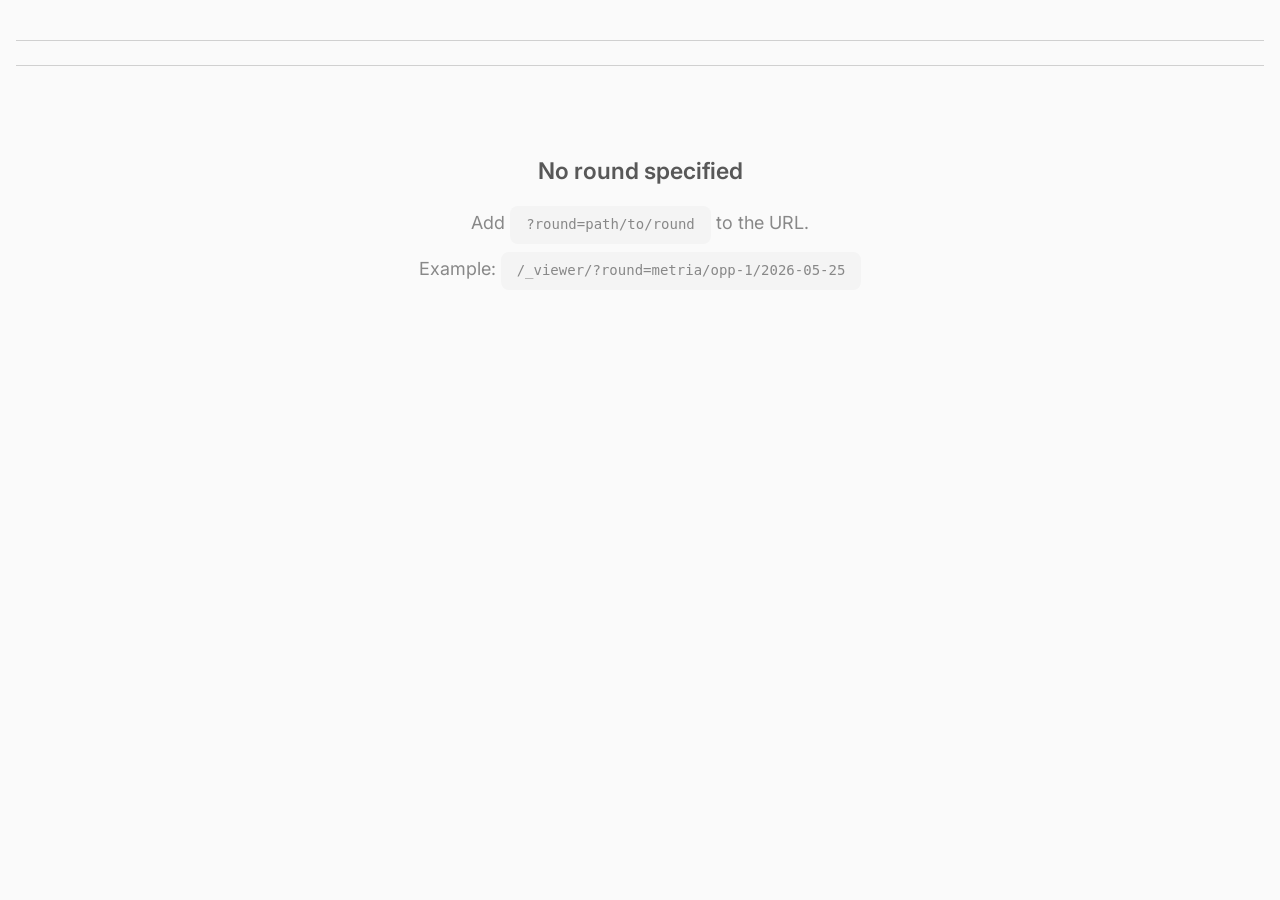
<file: product-discovery/templates/viewer/index.html>
<!DOCTYPE html>
<html lang="en">
<head>
<meta charset="utf-8">
<meta name="viewport" content="width=device-width, initial-scale=1">
<title>OST Viewer</title>
<link rel="stylesheet" href="tokens.css">
<link rel="preconnect" href="https://fonts.googleapis.com">
<link rel="preconnect" href="https://fonts.gstatic.com" crossorigin>
<link rel="stylesheet" href="https://fonts.googleapis.com/css2?family=Inter:wght@400;500;600;700&display=swap">
<style>
  /* === OST tokens + shorthand variables (not in tokens.css) === */
  :root {
    --font-mono: ui-monospace,'SF Mono','Menlo','Consolas',monospace;
    --r-sm: .5rem; --r-md: 1rem; --r-lg: 1.5rem; --r-pill: 9999px;
    --shadow-sm: 0 1px 2px 0 rgba(0,0,0,.05);
    --shadow-md: 0 2px 4px 0 rgba(40,40,40,.15);
    --shadow-lg: 0 4px 7px 0 rgba(40,40,40,.2);
    --brutal-sm: 2px 2px 0 var(--sc-blue-monday);
    --brutal-md: 4px 4px 0 var(--sc-blue-monday);
    --t-fast: .15s ease;

    /* ---- OST-specific, remappable color tokens ---- */
    --ost-connector: var(--sc-purple-rain);     /* orthogonal edge ink */
    --ost-line-w: 2px;                           /* edge stroke width   */
    --ost-conn-zone: 30px;                       /* vertical connector gutter */
    --ost-sib-gap: 18px;                         /* gap between siblings */

    --ost-band-outcome: #FFF6D6;                 /* PRODUCT OUTCOME band */
    --ost-band-opp: #E2F4EE;                     /* MÖJLIGHETER band     */
    --ost-band-sol: #FBF4DF;                     /* LÖSNINGAR band       */

    --ost-node-outcome-bg: #F4DB6B;              /* filled yellow lozenge */
    --ost-node-outcome-bd: #DCBE3F;
    --ost-node-opp-bg: #EAF8F3;                  /* outlined teal pill    */
    --ost-node-opp-bd: #5FBBA6;
    --ost-node-sol-bg: #FBEFC9;                  /* cream solution pill   */
    --ost-node-sol-bd: #E0CB8A;
    --ost-chosen: var(--sc-blue-monday);         /* "chosen path" accent  */

    --ost-typ-anv: #E6DEF7;   /* Användbarhet  — purple */
    --ost-typ-gen: #D7E2FF;   /* Genomförbarhet — blue  */
    --ost-typ-lon: #C9ECE0;   /* Lönsamhet     — green  */
    --ost-typ-ons: #FBEBB0;   /* Önskvärdhet   — yellow */
    --ost-typ-ovr: #E2E2E2;   /* Övrigt        — grey   */

    --ost-gutter: 172px;
  }

  /* === Base === */
  *, *::before, *::after { box-sizing: border-box; margin: 0; padding: 0; }

  html { scroll-behavior: smooth; }

  body {
    font-family: var(--sc-font-family);
    font-size: var(--sc-font-size-body);
    line-height: var(--sc-line-height-relaxed);
    color: var(--sc-grey-900);
    background: var(--sc-grey-50);
    max-width: 1600px;
    margin: 0 auto;
    padding: var(--sc-spacing-md) var(--sc-spacing-sm) var(--sc-spacing-2xl);
  }

  /* === Header === */
  .viewer-header {
    border-bottom: var(--sc-border-width-subtle) solid var(--sc-grey-200);
    padding-bottom: var(--sc-spacing-sm);
    margin-bottom: var(--sc-spacing-sm);
  }

  .viewer-header h1 {
    font-size: var(--sc-font-size-h2);
    font-weight: var(--sc-font-weight-bold);
    letter-spacing: var(--sc-letter-spacing-tight);
    color: var(--sc-grey-900);
    margin-bottom: var(--sc-spacing-xs);
  }

  .viewer-header .meta {
    color: var(--sc-grey-500);
    font-size: var(--sc-font-size-sm);
  }

  .viewer-header .meta code {
    font-size: var(--sc-font-size-xs);
    background: var(--sc-grey-0);
    padding: 1px 5px;
    border-radius: 3px;
    border: var(--sc-border-width-subtle) solid var(--sc-grey-200);
  }

  /* === Tabs === */
  .viewer-tabs {
    display: flex;
    gap: var(--sc-spacing-xs);
    flex-wrap: wrap;
    border-bottom: var(--sc-border-width-subtle) solid var(--sc-grey-200);
    padding-bottom: var(--sc-spacing-xs);
    margin-bottom: var(--sc-spacing-md);
  }

  .viewer-tab {
    font-family: var(--sc-font-family);
    font-size: var(--sc-font-size-sm);
    font-weight: var(--sc-font-weight-medium);
    padding: var(--sc-spacing-xs) var(--sc-spacing-sm);
    border: var(--sc-border-width-subtle) solid var(--sc-grey-200);
    border-radius: var(--sc-radius-sm);
    background: var(--sc-grey-0);
    color: var(--sc-grey-700);
    cursor: pointer;
    transition: all var(--sc-transition-fast);
  }

  .viewer-tab:hover {
    border-color: var(--sc-grey-400);
    color: var(--sc-grey-900);
  }

  .viewer-tab.active {
    background: var(--sc-blue-monday);
    color: var(--sc-grey-0);
    border-color: var(--sc-blue-monday);
  }

  /* === View container === */
  #view-container {
    min-height: 200px;
  }

  /* === Error state === */
  .viewer-error {
    text-align: center;
    padding: var(--sc-spacing-2xl) var(--sc-spacing-sm);
    color: var(--sc-grey-500);
  }

  .viewer-error h2 {
    font-size: var(--sc-font-size-h3);
    font-weight: var(--sc-font-weight-semi);
    color: var(--sc-grey-700);
    margin-bottom: var(--sc-spacing-xs);
  }

  .viewer-error code {
    display: inline-block;
    background: var(--sc-grey-100);
    padding: var(--sc-spacing-xs) var(--sc-spacing-sm);
    border-radius: var(--sc-radius-sm);
    font-size: var(--sc-font-size-sm);
    margin-top: var(--sc-spacing-xs);
  }

  /* === Reading-guidance banner === */
  .view-guide {
    background: var(--sc-blue-nile, #eef2fb);
    border: var(--sc-border-width-subtle) solid var(--sc-blue-monday);
    border-left-width: 3px;
    border-radius: var(--sc-radius-sm);
    padding: var(--sc-spacing-xs) var(--sc-spacing-md);
    margin-bottom: var(--sc-spacing-md);
  }

  .view-guide h3 {
    font-size: var(--sc-font-size-xs);
    font-weight: var(--sc-font-weight-semi);
    text-transform: uppercase;
    letter-spacing: var(--sc-letter-spacing-wide);
    color: var(--sc-blue-monday);
    margin-bottom: 4px;
  }

  .view-guide p {
    font-size: var(--sc-font-size-sm);
    color: var(--sc-grey-800);
    line-height: var(--sc-line-height-relaxed);
  }

  .view-guide code {
    font-size: var(--sc-font-size-xs);
    background: var(--sc-grey-0);
    padding: 1px 5px;
    border-radius: 3px;
  }

  .view-guide .score-pill { vertical-align: baseline; }

  /* === Overview === */
  .overview-lead {
    font-size: var(--sc-font-size-body);
    color: var(--sc-grey-800);
    max-width: 70ch;
    margin-bottom: var(--sc-spacing-sm);
  }

  .overview-next {
    font-size: var(--sc-font-size-sm);
    color: var(--sc-grey-700);
    margin-top: var(--sc-spacing-sm);
    padding: var(--sc-spacing-xs) var(--sc-spacing-sm);
    background: var(--sc-grey-0);
    border-radius: var(--sc-radius-sm);
    border-left: 3px solid var(--sc-blue-monday);
  }

  .phase-tracker {
    list-style: none;
    padding: 0;
    display: flex;
    flex-wrap: wrap;
    gap: var(--sc-spacing-xs);
  }

  .phase-step {
    flex: 1 1 180px;
    display: flex;
    gap: var(--sc-spacing-xs);
    align-items: flex-start;
    padding: var(--sc-spacing-sm);
    background: var(--sc-grey-0);
    border: var(--sc-border-width-subtle) solid var(--sc-grey-200);
    border-radius: var(--sc-radius-sm);
  }

  .phase-step.done { border-left: 3px solid var(--sc-essex-green, #1a5c2a); }
  .phase-step.current { border-left: 3px solid var(--sc-blue-monday); background: var(--sc-blue-nile, #eef2fb); }
  .phase-step.pending { opacity: 0.7; }

  .phase-mark {
    font-weight: var(--sc-font-weight-bold);
    font-size: var(--sc-font-size-body);
    line-height: 1.2;
  }
  .phase-step.done .phase-mark { color: var(--sc-essex-green, #1a5c2a); }
  .phase-step.current .phase-mark { color: var(--sc-blue-monday); }
  .phase-step.pending .phase-mark { color: var(--sc-grey-400); }

  .phase-body { display: flex; flex-direction: column; gap: 2px; }
  .phase-label { font-weight: var(--sc-font-weight-semi); font-size: var(--sc-font-size-sm); }
  .phase-note { font-size: var(--sc-font-size-xs); color: var(--sc-grey-600); }

  .tab-guide { list-style: none; padding: 0; }
  .tab-guide li {
    font-size: var(--sc-font-size-sm);
    padding: 4px 0;
    border-bottom: var(--sc-border-width-subtle) solid var(--sc-grey-100);
  }

  /* === Common view styles === */
  .view-section {
    margin-bottom: var(--sc-spacing-lg);
  }

  .view-section h2 {
    font-size: var(--sc-font-size-h3);
    font-weight: var(--sc-font-weight-semi);
    letter-spacing: var(--sc-letter-spacing-tight);
    margin-bottom: var(--sc-spacing-sm);
    padding-bottom: var(--sc-spacing-xs);
    border-bottom: var(--sc-border-width-subtle) solid var(--sc-grey-100);
  }

  .view-section h3 {
    font-size: var(--sc-font-size-h4);
    font-weight: var(--sc-font-weight-semi);
    margin-bottom: var(--sc-spacing-xs);
  }

  blockquote {
    margin: 0;
    padding: var(--sc-spacing-sm) var(--sc-spacing-md);
    border-left: 3px solid var(--sc-blue-monday);
    background: var(--sc-grey-0);
    border-radius: 0 var(--sc-radius-sm) var(--sc-radius-sm) 0;
    font-size: var(--sc-font-size-sm);
  }

  /* === Score colors === */
  .score-strong  { background: var(--sc-mint-car); color: #1a5c2a; }
  .score-medium  { background: var(--sc-color-status-warning-bg); color: #6b4a05; }
  .score-weak    { background: rgba(255, 64, 64, 0.08); color: var(--sc-red-right-hand); }
  .score-unknown { background: var(--sc-grey-100); color: var(--sc-grey-600); }
  .score-na      { background: transparent; color: var(--sc-grey-400); border: 1px dashed var(--sc-grey-200); }

  .score-pill {
    display: inline-block;
    font-size: var(--sc-font-size-xs);
    font-weight: var(--sc-font-weight-semi);
    padding: 1px 8px;
    border-radius: var(--sc-radius-pill);
  }

  /* === Filter bar (comparison matrix) === */
  .filter-bar {
    position: sticky;
    top: 0;
    z-index: 3;
    background: var(--sc-grey-50);
    padding: var(--sc-spacing-xs) 0;
    margin-bottom: var(--sc-spacing-xs);
    display: flex;
    gap: var(--sc-spacing-xs);
    flex-wrap: wrap;
    align-items: center;
    border-bottom: var(--sc-border-width-subtle) solid var(--sc-grey-200);
  }

  .filter-chip {
    font-family: var(--sc-font-family);
    font-size: var(--sc-font-size-sm);
    padding: 6px var(--sc-spacing-sm);
    border-radius: var(--sc-radius-pill);
    border: var(--sc-border-width-subtle) solid var(--sc-grey-200);
    background: var(--sc-grey-0);
    color: var(--sc-grey-900);
    cursor: pointer;
    user-select: none;
    transition: all var(--sc-transition-fast);
  }

  .filter-chip:hover {
    border-color: var(--sc-grey-400);
  }

  .filter-chip.active {
    background: var(--sc-blue-monday);
    color: var(--sc-grey-0);
    border-color: var(--sc-blue-monday);
  }

  .filter-reset {
    font-family: var(--sc-font-family);
    font-size: var(--sc-font-size-xs);
    padding: 6px var(--sc-spacing-xs);
    border-radius: var(--sc-radius-sm);
    border: var(--sc-border-width-subtle) solid var(--sc-grey-200);
    background: transparent;
    color: var(--sc-grey-500);
    cursor: pointer;
  }

  .filter-counter {
    margin-left: auto;
    font-size: var(--sc-font-size-sm);
    color: var(--sc-grey-500);
    font-variant-numeric: tabular-nums;
  }

  /* === Swim-lane grid (comparison matrix) === */
  .swim-lane-section { overflow-x: auto; }

  .swim-grid {
    display: grid;
    grid-template-columns: repeat(var(--col-count), minmax(240px, 1fr));
    gap: var(--sc-spacing-xs);
    min-width: max-content;
  }

  .swim-col {
    background: var(--sc-grey-0);
    border: var(--sc-border-width-subtle) solid var(--sc-grey-200);
    border-radius: var(--sc-radius-sm);
    padding: var(--sc-spacing-xs);
    border-left: 3px solid var(--sc-grey-300);
    min-width: 0;
    overflow-wrap: anywhere;
  }

  .swim-col[data-phase-index="0"] { border-left-color: var(--sc-blue-monday); }
  .swim-col[data-phase-index="1"] { border-left-color: var(--sc-purple-rain); }
  .swim-col[data-phase-index="2"] { border-left-color: var(--sc-essex-green); }
  .swim-col[data-phase-index="3"] { border-left-color: var(--sc-coral-bracelet); }
  .swim-col[data-phase-index="4"] { border-left-color: var(--sc-yellow-submarine); }
  .swim-col[data-phase-index="unphased"] { border-left-color: var(--sc-grey-500); border-left-style: dashed; }

  .swim-col-head {
    position: sticky;
    top: 3rem;
    background: var(--sc-grey-0);
    padding: 6px 4px var(--sc-spacing-xs);
    margin-bottom: 6px;
    z-index: 2;
    border-bottom: var(--sc-border-width-subtle) solid var(--sc-grey-100);
  }

  .phase-name {
    font-weight: var(--sc-font-weight-semi);
    font-size: var(--sc-font-size-sm);
  }

  .phase-count {
    color: var(--sc-grey-500);
    font-size: var(--sc-font-size-xs);
    margin-left: 6px;
    font-variant-numeric: tabular-nums;
  }

  .swim-col-empty {
    font-size: var(--sc-font-size-sm);
    color: var(--sc-grey-500);
    font-style: italic;
    padding: var(--sc-spacing-xs) 4px;
  }

  .swim-col-nomatch {
    font-size: var(--sc-font-size-sm);
    color: var(--sc-grey-500);
    font-style: italic;
    padding: var(--sc-spacing-xs) 4px;
    display: none;
  }

  .swim-col.is-empty-filter .swim-col-nomatch { display: block; }

  /* === Opportunity cards (comparison matrix) === */
  details.opp-card {
    background: var(--sc-grey-50);
    border: var(--sc-border-width-subtle) solid var(--sc-grey-200);
    border-radius: var(--sc-radius-sm);
    padding: var(--sc-spacing-xs) 12px;
    margin-bottom: 6px;
    scroll-margin-top: 4rem;
    box-shadow: var(--sc-shadow-sm);
  }

  details.opp-card[open] {
    background: var(--sc-grey-0);
    border-color: var(--sc-grey-400);
    box-shadow: var(--sc-shadow-md);
  }

  details.opp-card.filtered-out { display: none; }

  details.opp-card > summary {
    cursor: pointer;
    list-style: none;
    outline: none;
  }

  details.opp-card > summary:focus-visible {
    outline: var(--sc-focus-ring-width) solid var(--sc-focus-ring-color);
    outline-offset: var(--sc-focus-ring-offset);
    border-radius: 3px;
  }

  details.opp-card > summary::-webkit-details-marker { display: none; }

  details.opp-card > summary::after {
    content: "\25BE";
    float: right;
    color: var(--sc-grey-400);
    font-size: var(--sc-font-size-sm);
    transition: transform var(--sc-transition-fast);
  }

  details.opp-card[open] > summary::after { transform: rotate(180deg); }

  .card-title {
    display: block;
    font-weight: var(--sc-font-weight-semi);
    font-size: var(--sc-font-size-sm);
    margin: 0 1.5rem 2px 0;
    line-height: var(--sc-line-height-tight);
  }

  .card-step {
    float: right;
    font-size: var(--sc-font-size-xs);
    color: var(--sc-grey-500);
    font-family: ui-monospace, "SF Mono", Menlo, monospace;
    margin-left: 4px;
    text-decoration: none;
  }

  .card-step:hover { text-decoration: underline; }

  .card-standouts {
    display: block;
    font-size: var(--sc-font-size-xs);
    margin: 2px 0;
    line-height: 1.5;
  }

  .card-standouts .label {
    color: var(--sc-grey-500);
    display: inline-block;
    min-width: 3.6em;
  }

  .card-standouts.strong .label { color: #1a5c2a; font-weight: var(--sc-font-weight-semi); }
  .card-standouts.weak .label { color: var(--sc-red-right-hand); font-weight: var(--sc-font-weight-semi); }

  .card-no-standouts {
    display: block;
    font-size: var(--sc-font-size-xs);
    color: var(--sc-grey-500);
    font-style: italic;
    margin: 2px 0;
  }

  /* === Card expansion === */
  .card-detail {
    margin-top: var(--sc-spacing-xs);
    padding-top: var(--sc-spacing-xs);
    border-top: 1px dashed var(--sc-grey-200);
    overflow-wrap: anywhere;
  }

  .card-detail blockquote {
    font-size: var(--sc-font-size-sm);
    margin: 0 0 6px;
    padding: var(--sc-spacing-xs) 12px;
    border-left: 2px solid var(--sc-blue-monday);
  }

  .card-detail cite {
    display: block;
    font-style: normal;
    font-size: var(--sc-font-size-xs);
    color: var(--sc-grey-500);
    margin-bottom: var(--sc-spacing-xs);
  }

  .rationale-row {
    font-size: var(--sc-font-size-xs);
    margin-bottom: var(--sc-spacing-xs);
    padding: 6px var(--sc-spacing-xs);
    background: var(--sc-grey-50);
    border-radius: 3px;
    border-left: 2px solid var(--sc-grey-200);
  }

  .rationale-row.strong  { border-left-color: #1a5c2a; }
  .rationale-row.medium  { border-left-color: #6b4a05; }
  .rationale-row.weak    { border-left-color: var(--sc-red-right-hand); }
  .rationale-row.unknown { border-left-color: var(--sc-grey-600); }
  .rationale-row.na      { border-left-color: var(--sc-grey-400); border-left-style: dashed; }

  .rationale-head {
    display: flex;
    gap: 6px;
    align-items: baseline;
    margin-bottom: 2px;
  }

  .crit-name { font-weight: var(--sc-font-weight-semi); }

  .rationale-row p { margin: 2px 0 0; }

  .rationale-cites {
    font-size: 0.72rem;
    color: var(--sc-grey-500);
    margin-top: 2px;
  }

  /* === Gaps / excluded / notes lists === */
  .item-list {
    list-style: none;
    padding: 0;
  }

  .item-list li {
    background: var(--sc-grey-0);
    border: var(--sc-border-width-subtle) solid var(--sc-grey-200);
    border-radius: var(--sc-radius-sm);
    padding: var(--sc-spacing-xs) var(--sc-spacing-sm);
    margin-bottom: var(--sc-spacing-xs);
    font-size: var(--sc-font-size-sm);
  }

  .item-list strong {
    font-family: ui-monospace, "SF Mono", Menlo, monospace;
    font-weight: var(--sc-font-weight-semi);
    color: var(--sc-blue-monday);
  }

  /* === Decisions view === */
  .decision-card {
    background: var(--sc-grey-0);
    border: var(--sc-border-width-subtle) solid var(--sc-grey-200);
    border-radius: var(--sc-radius-sm);
    padding: var(--sc-spacing-sm) var(--sc-spacing-md);
    margin-bottom: var(--sc-spacing-sm);
    box-shadow: var(--sc-shadow-sm);
  }

  .decision-card h3 {
    font-size: var(--sc-font-size-h4);
    font-weight: var(--sc-font-weight-semi);
    margin-bottom: var(--sc-spacing-xs);
    display: flex;
    align-items: center;
    gap: var(--sc-spacing-xs);
  }

  .decision-card .date-badge {
    font-size: var(--sc-font-size-xs);
    font-weight: var(--sc-font-weight-medium);
    color: var(--sc-grey-500);
    background: var(--sc-grey-100);
    padding: 2px 8px;
    border-radius: var(--sc-radius-pill);
  }

  .decision-card p {
    margin-bottom: var(--sc-spacing-xs);
    font-size: var(--sc-font-size-sm);
  }

  .decision-card .pick-list {
    list-style: none;
    padding: 0;
  }

  .decision-card .pick-list li {
    padding: var(--sc-spacing-xs) var(--sc-spacing-sm);
    border-left: 3px solid var(--sc-blue-monday);
    background: var(--sc-grey-50);
    margin-bottom: 6px;
    border-radius: 0 var(--sc-radius-sm) var(--sc-radius-sm) 0;
    font-size: var(--sc-font-size-sm);
  }

  .decision-card .pick-list li strong {
    color: var(--sc-blue-monday);
    font-weight: var(--sc-font-weight-semi);
  }

  /* === Riskiest assumptions 2x2 === */
  .risk-grid {
    display: grid;
    grid-template-columns: 1fr 1fr;
    gap: var(--sc-spacing-sm);
    margin-bottom: var(--sc-spacing-lg);
  }

  .risk-quadrant {
    background: var(--sc-grey-0);
    border: var(--sc-border-width-subtle) solid var(--sc-grey-200);
    border-radius: var(--sc-radius-sm);
    padding: var(--sc-spacing-sm);
    min-height: 120px;
  }

  .risk-quadrant.high-imp-weak-ev {
    border-color: var(--sc-red-right-hand);
    border-width: 2px;
  }

  .risk-quadrant h4 {
    font-size: var(--sc-font-size-xs);
    font-weight: var(--sc-font-weight-semi);
    text-transform: uppercase;
    letter-spacing: var(--sc-letter-spacing-wide);
    color: var(--sc-grey-500);
    margin-bottom: var(--sc-spacing-xs);
  }

  .assumption-item {
    font-size: var(--sc-font-size-sm);
    padding: var(--sc-spacing-xs);
    background: var(--sc-grey-50);
    border-radius: 3px;
    margin-bottom: 6px;
  }

  .assumption-item strong { color: var(--sc-blue-monday); }

  /* === Test cards (experiments) === */
  .test-card {
    background: var(--sc-grey-0);
    border: var(--sc-border-width-subtle) solid var(--sc-grey-200);
    border-radius: var(--sc-radius-sm);
    padding: var(--sc-spacing-sm) var(--sc-spacing-md);
    margin-bottom: var(--sc-spacing-sm);
    box-shadow: var(--sc-shadow-sm);
  }

  .test-card h3 {
    font-size: var(--sc-font-size-h4);
    font-weight: var(--sc-font-weight-semi);
    margin-bottom: var(--sc-spacing-xs);
  }

  .test-card dl {
    display: grid;
    grid-template-columns: auto 1fr;
    gap: 4px var(--sc-spacing-sm);
    font-size: var(--sc-font-size-sm);
  }

  .test-card dt {
    font-weight: var(--sc-font-weight-semi);
    color: var(--sc-grey-600);
  }

  .test-card dd { margin: 0; }

  .cost-badge, .time-badge {
    display: inline-block;
    font-size: var(--sc-font-size-xs);
    font-weight: var(--sc-font-weight-medium);
    padding: 1px 8px;
    border-radius: var(--sc-radius-pill);
    background: var(--sc-grey-100);
    color: var(--sc-grey-700);
  }

  /* === Solutions list === */
  .solution-card {
    background: var(--sc-grey-0);
    border: var(--sc-border-width-subtle) solid var(--sc-grey-200);
    border-radius: var(--sc-radius-sm);
    padding: var(--sc-spacing-sm) var(--sc-spacing-md);
    margin-bottom: var(--sc-spacing-sm);
    box-shadow: var(--sc-shadow-sm);
  }

  .solution-card h3 {
    font-size: var(--sc-font-size-h4);
    font-weight: var(--sc-font-weight-semi);
    margin-bottom: var(--sc-spacing-xs);
  }

  .solution-card p {
    font-size: var(--sc-font-size-sm);
    margin-bottom: var(--sc-spacing-xs);
  }

  /* === Experience map === */
  .exp-map-phase {
    margin-bottom: var(--sc-spacing-md);
  }

  .exp-map-phase h3 {
    font-size: var(--sc-font-size-h4);
    font-weight: var(--sc-font-weight-semi);
    padding: var(--sc-spacing-xs) var(--sc-spacing-sm);
    border-left: 3px solid var(--sc-blue-monday);
    background: var(--sc-grey-50);
    border-radius: 0 var(--sc-radius-sm) var(--sc-radius-sm) 0;
    margin-bottom: var(--sc-spacing-xs);
  }

  .exp-map-step {
    margin-left: var(--sc-spacing-md);
    padding: var(--sc-spacing-xs) var(--sc-spacing-sm);
    border-left: 1px solid var(--sc-grey-200);
    margin-bottom: 4px;
    font-size: var(--sc-font-size-sm);
  }

  .exp-map-opp {
    margin-left: var(--sc-spacing-2xl);
    padding: 4px var(--sc-spacing-xs);
    background: var(--sc-grey-50);
    border-radius: 3px;
    margin-bottom: 4px;
    font-size: var(--sc-font-size-xs);
    border-left: 2px solid var(--sc-purple-mountains);
  }

  /* === Journey Map === */
  .journey-map {
    --jm-bg: var(--sc-grey-50);
    --jm-ink: var(--sc-grey-900);
    --jm-ink-soft: var(--sc-grey-600);
    --jm-ink-faint: var(--sc-grey-400);
    --jm-rule: var(--sc-grey-200);
    --jm-rule-strong: var(--sc-grey-300);
    --jm-card-bg: var(--sc-grey-0);
    --jm-accent: var(--sc-blue-monday);
    --jm-accent-soft: var(--sc-blue-nile);
    --jm-reject: var(--sc-red-right-hand);
    --jm-reject-soft: rgba(255, 64, 64, 0.08);
    --jm-branch-bg: var(--sc-grey-0);
    --jm-phase-1: #F0EFEA;
    --jm-phase-2: #ECEEF3;
    --jm-phase-3: #EAEFEC;
    --jm-phase-4: #EFECEA;
    --jm-phase-5: #ECEEF3;
    --jm-phase-6: #EFEAEC;
    --jm-phase-7: #EAEFEC;

    display: flex;
    flex-direction: column;
    min-height: 420px;
  }

  .journey-map .jm-top {
    flex: 0 0 auto;
    padding: var(--sc-spacing-sm) var(--sc-spacing-md);
    border-bottom: var(--sc-border-width-subtle) solid var(--jm-rule);
    display: flex;
    align-items: center;
    justify-content: space-between;
    gap: var(--sc-spacing-md);
    background: var(--jm-card-bg);
    border-radius: var(--sc-radius-sm) var(--sc-radius-sm) 0 0;
  }

  .journey-map .jm-top .jm-title-block { min-width: 0; flex: 1 1 auto; }

  .journey-map .jm-top h2 {
    font-size: 17px;
    font-weight: var(--sc-font-weight-semi);
    letter-spacing: var(--sc-letter-spacing-tight);
    color: var(--jm-ink);
    margin: 0;
    line-height: var(--sc-line-height-tight);
    white-space: nowrap;
    overflow: hidden;
    text-overflow: ellipsis;
  }

  .journey-map .jm-top h2 .jm-dim {
    color: var(--jm-ink-faint);
    font-weight: var(--sc-font-weight-medium);
  }

  .journey-map .jm-top .jm-sub {
    font-size: var(--sc-font-size-xs);
    color: var(--jm-ink-soft);
    margin-top: 4px;
  }

  .journey-map .jm-meta {
    display: flex;
    gap: 28px;
    font-size: 11px;
    color: var(--jm-ink-soft);
    text-transform: uppercase;
    letter-spacing: var(--sc-letter-spacing-wide);
    font-weight: var(--sc-font-weight-medium);
  }

  .journey-map .jm-meta div {
    display: flex;
    flex-direction: column;
    gap: 2px;
  }

  .journey-map .jm-meta b {
    color: var(--jm-ink);
    font-size: 14px;
    font-weight: var(--sc-font-weight-semi);
    letter-spacing: var(--sc-letter-spacing-tight);
    text-transform: none;
  }

  .journey-map .jm-legend {
    flex: 0 0 auto;
    padding: 10px var(--sc-spacing-md);
    background: var(--jm-card-bg);
    border-bottom: var(--sc-border-width-subtle) solid var(--jm-rule);
    display: flex;
    gap: 28px;
    font-size: 11px;
    color: var(--jm-ink-soft);
    text-transform: uppercase;
    letter-spacing: var(--sc-letter-spacing-wide);
    font-weight: var(--sc-font-weight-medium);
    align-items: center;
  }

  .journey-map .jm-legend .jm-swatch {
    display: inline-flex;
    align-items: center;
    gap: 8px;
  }

  .journey-map .jm-legend svg { display: block; }

  .journey-map .jm-legend .jm-dec-pill {
    display: inline-block;
    padding: 2px 8px;
    border-radius: var(--sc-radius-pill);
    background: var(--jm-branch-bg);
    border: var(--sc-border-width-subtle) solid var(--jm-accent);
    color: var(--jm-accent);
    font-size: 10px;
    font-weight: var(--sc-font-weight-semi);
    letter-spacing: 0.02em;
    text-transform: none;
  }

  .journey-map .jm-map-wrap {
    flex: 1 1 auto;
    position: relative;
    overflow: visible;
  }

  .journey-map .jm-map {
    position: relative;
    display: grid;
    grid-template-rows: 1fr;
    height: 100%;
  }

  .journey-map .jm-phase {
    position: relative;
    padding: 18px 22px 20px 14px;
    border-right: 1px dashed var(--jm-rule);
    display: flex;
    flex-direction: column;
    min-width: 0;
  }

  .journey-map .jm-phase:last-child { border-right: none; }
  .journey-map .jm-phase[data-num="1"] { background: var(--jm-phase-1); }
  .journey-map .jm-phase[data-num="2"] { background: var(--jm-phase-2); }
  .journey-map .jm-phase[data-num="3"] { background: var(--jm-phase-3); }
  .journey-map .jm-phase[data-num="4"] { background: var(--jm-phase-4); }
  .journey-map .jm-phase[data-num="5"] { background: var(--jm-phase-5); }
  .journey-map .jm-phase[data-num="6"] { background: var(--jm-phase-6); }
  .journey-map .jm-phase[data-num="7"] { background: var(--jm-phase-7); }

  .journey-map .jm-phase-head {
    margin-bottom: 18px;
    padding-bottom: 12px;
    border-bottom: var(--sc-border-width-subtle) solid var(--jm-rule-strong);
  }

  .journey-map .jm-phase-num {
    display: block;
    font-size: 10px;
    font-weight: var(--sc-font-weight-semi);
    letter-spacing: 0.12em;
    color: var(--jm-ink-faint);
    text-transform: uppercase;
    margin-bottom: 4px;
  }

  .journey-map .jm-phase-title {
    font-size: 13px;
    font-weight: var(--sc-font-weight-semi);
    color: var(--jm-ink);
    line-height: 1.25;
    letter-spacing: -0.005em;
    text-wrap: balance;
  }

  .journey-map .jm-steps {
    flex: 1 1 auto;
    display: flex;
    flex-direction: column;
    gap: 14px;
    position: relative;
  }

  .journey-map .jm-row {
    display: grid;
    grid-template-columns: 1fr;
    gap: 8px;
    position: relative;
  }

  .journey-map .jm-row.jm-fork {
    grid-template-columns: 1fr 1fr;
    gap: 8px;
  }

  .journey-map .jm-step {
    position: relative;
    background: var(--jm-card-bg);
    border: var(--sc-border-width-subtle) solid var(--jm-rule-strong);
    border-radius: 6px;
    padding: 10px 11px 11px;
    min-height: 54px;
    box-shadow: var(--sc-shadow-sm);
    display: flex;
    flex-direction: column;
    gap: 4px;
    cursor: default;
    transition: border-color var(--sc-transition-fast), box-shadow var(--sc-transition-fast), transform var(--sc-transition-fast);
  }

  .journey-map .jm-step:hover {
    border-color: var(--jm-accent);
    box-shadow: 2px 2px 0 var(--jm-accent);
    transform: translate(-1px, -1px);
    z-index: 5;
  }

  .journey-map .jm-step .jm-id {
    font-family: ui-monospace, 'SF Mono', Menlo, monospace;
    font-size: 10px;
    font-weight: var(--sc-font-weight-medium);
    color: var(--jm-ink-faint);
    letter-spacing: 0.02em;
  }

  .journey-map .jm-step .jm-label {
    font-size: 12.5px;
    font-weight: var(--sc-font-weight-medium);
    color: var(--jm-ink);
    line-height: 1.3;
    letter-spacing: -0.005em;
    text-wrap: balance;
  }

  .journey-map .jm-exits {
    display: flex;
    flex-wrap: wrap;
    gap: 4px;
    margin-top: 2px;
  }

  .journey-map .jm-exit {
    display: inline-flex;
    align-items: baseline;
    gap: 4px;
    font-size: 10px;
    line-height: 1.3;
    padding: 1px 7px;
    border-radius: var(--sc-radius-pill);
    background: var(--jm-branch-bg);
    border: var(--sc-border-width-subtle) solid var(--jm-accent);
    color: var(--jm-accent);
  }

  .journey-map .jm-exit .jm-exit-label {
    font-weight: var(--sc-font-weight-semi);
  }

  .journey-map .jm-exit .jm-exit-dest {
    color: var(--jm-ink-soft);
    font-family: ui-monospace, 'SF Mono', Menlo, monospace;
    font-size: 9px;
  }

  .journey-map .jm-step.jm-decision {
    border-color: var(--jm-accent);
    border-left-width: 3px;
    padding-left: 9px;
  }

  .journey-map .jm-step.jm-decision .jm-dec-flag {
    position: absolute;
    top: -7px;
    right: 8px;
    background: var(--jm-accent);
    color: var(--sc-grey-0);
    font-size: 9px;
    font-weight: var(--sc-font-weight-semi);
    padding: 2px 6px;
    border-radius: 3px;
    letter-spacing: 0.04em;
    text-transform: uppercase;
  }

  .journey-map .jm-row.jm-terminal {
    margin-top: auto;
    padding-top: 0;
  }

  .journey-map .jm-row.jm-terminal .jm-step.jm-reject {
    width: 78%;
    margin-left: auto;
    padding: 9px 10px 10px;
    min-height: 0;
  }

  .journey-map .jm-row.jm-terminal::before {
    content: 'avslagspunkt';
    display: block;
    font-size: 9px;
    font-weight: var(--sc-font-weight-semi);
    letter-spacing: 0.12em;
    text-transform: uppercase;
    color: var(--jm-reject);
    opacity: 0.6;
    margin: 4px 0 6px auto;
    text-align: right;
    width: 78%;
  }

  .journey-map .jm-step.jm-reject {
    background: var(--jm-reject-soft);
    border-color: var(--jm-reject);
    border-style: dashed;
  }

  .journey-map .jm-step.jm-reject .jm-label { color: var(--jm-reject); }
  .journey-map .jm-step.jm-reject .jm-id { color: var(--jm-reject); opacity: 0.7; }

  .journey-map .jm-arrows {
    position: absolute;
    inset: 0;
    pointer-events: none;
    overflow: visible;
  }

  .journey-map .jm-arrows path {
    fill: none;
    stroke: var(--jm-accent);
    stroke-width: 1.4;
    stroke-linecap: round;
  }

  .journey-map .jm-arrows path.jm-reject {
    stroke: var(--jm-reject);
    stroke-dasharray: 5 4;
    stroke-width: 1.5;
  }

  .journey-map .jm-arrow-label {
    position: absolute;
    transform: translate(-50%, -50%);
    background: var(--jm-branch-bg);
    border: var(--sc-border-width-subtle) solid var(--jm-accent);
    color: var(--jm-accent);
    font-size: 10px;
    font-weight: var(--sc-font-weight-semi);
    padding: 2px 7px;
    border-radius: var(--sc-radius-pill);
    white-space: nowrap;
    letter-spacing: 0.01em;
    line-height: 1.4;
    pointer-events: auto;
    z-index: 10;
  }

  .journey-map .jm-arrow-label.jm-reject {
    border-color: var(--jm-reject);
    color: var(--jm-reject);
    background: var(--sc-grey-0);
  }

  .journey-map .jm-hint {
    position: absolute;
    bottom: 10px;
    left: 12px;
    font-size: 10px;
    color: var(--jm-ink-faint);
    font-family: ui-monospace, 'SF Mono', Menlo, monospace;
    letter-spacing: 0.04em;
    pointer-events: none;
  }

  /* === Print === */
  @media print {
    body { max-width: none; padding: 1cm; background: white; }
    .viewer-tabs, .filter-bar { display: none; }
    .view-section { page-break-inside: avoid; }
    a { color: inherit; text-decoration: none; }
    details.opp-card, details.opp-card[open] { background: white; border-color: var(--sc-grey-200); box-shadow: none; }
    details > *:not(summary) { display: block; }
    details > summary::after { display: none; }
    .swim-col-head { position: static; }
    .swim-grid { grid-template-columns: repeat(var(--col-count), minmax(0, 1fr)); }
  }

  /* ===== OST Tree view ===== */

  /* Board + bands */
  .board{
    position:relative;display:flex;align-items:stretch;
    background:var(--sc-grey-0);
    border:1px solid var(--sc-purple-mountains);
    border-radius:var(--r-lg);
    box-shadow:var(--shadow-md);
    overflow:hidden;
  }
  .bandbg{position:absolute;inset:0;z-index:0;pointer-events:none;}
  .bandbg .stripe{position:absolute;left:0;right:0;}
  .bandbg .stripe + .stripe{border-top:1px dashed rgba(46,44,134,.18);}

  .gutter{
    position:relative;z-index:2;flex:0 0 var(--ost-gutter);
    border-right:1px dashed rgba(46,44,134,.18);
  }
  .bandlabel{
    position:absolute;left:clamp(.9rem,2vw,1.4rem);
    font-size:.7rem;font-weight:700;letter-spacing:.12em;text-transform:uppercase;
    font-style:italic;color:var(--sc-purple-rain);max-width:calc(var(--ost-gutter) - 1.6rem);
    line-height:1.25;
  }
  .bandlabel small{display:block;font-style:normal;font-weight:500;letter-spacing:0;
    text-transform:none;color:var(--sc-grey-500);font-size:.66rem;margin-top:.15rem;}

  .canvas{
    position:relative;z-index:1;flex:1 1 auto;min-width:0;
    overflow-x:auto;overflow-y:hidden;
    display:flex;justify-content:safe center;
  }
  .tree-wrap{padding:30px 44px 44px;flex:0 0 auto;}

  /* Pure-CSS tree */
  .tree,.tree ul{position:relative;display:flex;justify-content:center;margin:0;padding:0;list-style:none;}
  .tree ul{padding-top:var(--ost-conn-zone);}
  /* down-stem from a parent into its children's bus */
  .tree ul::before{
    content:"";position:absolute;top:0;left:50%;width:0;height:var(--ost-conn-zone);
    border-left:var(--ost-line-w) solid var(--ost-connector);
  }
  .tree li{
    position:relative;display:flex;flex-direction:column;align-items:center;
    padding:var(--ost-conn-zone) var(--ost-sib-gap) 0;
  }
  /* the horizontal bus over each sibling */
  .tree li::before,.tree li::after{
    content:"";position:absolute;top:0;width:50%;height:var(--ost-conn-zone);
    border-top:var(--ost-line-w) solid var(--ost-connector);
  }
  .tree li::before{right:50%;}
  .tree li::after{left:50%;}
  .tree li:first-child::before,.tree li:last-child::after{border:0;}
  .tree li:last-child::before{border-right:var(--ost-line-w) solid var(--ost-connector);}
  .tree li:first-child::after{border-left:var(--ost-line-w) solid var(--ost-connector);}
  /* single child → straight vertical line, no bus */
  .tree li:only-child{padding-top:var(--ost-conn-zone);}
  .tree li:only-child::before,.tree li:only-child::after{display:none;}
  /* the root node carries no incoming edge */
  .tree>li{padding-top:0;}
  .tree>li::before,.tree>li::after{display:none;}

  /* Nodes */
  .node{
    position:relative;box-sizing:border-box;text-align:center;
    font-size:.8rem;font-weight:600;line-height:1.32;color:var(--sc-grey-900);
    background:var(--sc-grey-0);border-radius:var(--r-pill);
    padding:.6rem 1.05rem;
  }
  /* arrowhead pointing into a node */
  .node.arr::before{
    content:"";position:absolute;left:50%;top:-9px;transform:translateX(-50%);
    width:0;height:0;border-left:5px solid transparent;border-right:5px solid transparent;
    border-top:8px solid var(--ost-connector);
  }
  .n-outcome{
    background:var(--ost-node-outcome-bg);border:2px solid var(--ost-node-outcome-bd);
    border-radius:var(--r-lg);max-width:340px;font-weight:700;padding:.95rem 1.35rem;
    font-size:.86rem;color:var(--sc-grey-900);box-shadow:var(--shadow-sm);
  }
  .n-opp{
    background:var(--ost-node-opp-bg);border:2px solid var(--ost-node-opp-bd);
    max-width:210px;color:var(--sc-grey-900);border-radius:var(--r-md);
  }
  .n-opp.sub{max-width:188px;font-size:.74rem;padding:.5rem .85rem;}
  .n-opp.muted{opacity:.62;}
  .n-opp.muted .node-tag{opacity:.7;}
  .n-opp.chosen{
    border-color:var(--ost-chosen);box-shadow:var(--brutal-md);
    background:#E6F6FF;
  }
  .n-sol{
    background:var(--ost-node-sol-bg);border:1.5px solid var(--ost-node-sol-bd);
    max-width:198px;font-size:.78rem;padding:.55rem .9rem;
  }
  .node-tag{
    display:inline-block;font-family:var(--font-mono);font-weight:700;font-size:.72em;
    margin-right:.35em;color:var(--sc-purple-rain);
  }
  .n-sol .node-tag{color:#9A7B1E;}
  /* chosen badge */
  .badge{
    position:absolute;top:-10px;right:-8px;
    font-size:.6rem;font-weight:700;letter-spacing:.08em;text-transform:uppercase;
    color:var(--sc-pink-moon);background:var(--ost-chosen);
    padding:.12rem .45rem;border-radius:var(--r-pill);box-shadow:var(--shadow-sm);
  }
  /* dashed placeholder (empty state) */
  .n-empty{
    background:transparent;border:2px dashed var(--sc-grey-300);color:var(--sc-grey-500);
    font-weight:500;font-size:.78rem;max-width:210px;font-style:italic;
  }
  .tree li.empty-stub::before,.tree li.empty-stub::after{border-style:dashed;opacity:.6;}
  .tree li.empty-stub > ul::before{border-style:dashed;}

  /* Assumption table */
  .antaganden{margin-top:1.6rem;}
  .antaganden.hidden{display:none;}
  .sol-considered{margin-top:1.5rem;} .sol-considered summary{cursor:pointer;font-weight:600;color:var(--sc-blue-monday);}
  .sol-list{margin-top:.75rem;columns:2;gap:1.5rem;font-size:.82rem;line-height:1.5;}
  .tbl-head{display:flex;align-items:center;gap:1rem;flex-wrap:wrap;margin-bottom:.75rem;}
  .tbl-head .title{
    font-size:1.05rem;font-weight:700;font-style:italic;letter-spacing:.04em;
    text-transform:uppercase;color:var(--sc-purple-rain);
  }
  .legend{display:flex;gap:.4rem;flex-wrap:wrap;margin-left:auto;}
  .legend .chip-typ{font-size:.66rem;}

  .tbl-card{
    background:var(--sc-grey-0);border:1px solid var(--sc-purple-mountains);
    border-radius:var(--r-lg);box-shadow:var(--shadow-md);overflow:hidden;
  }
  .tbl-scroll{overflow-x:auto;}
  table.assum{border-collapse:collapse;width:100%;min-width:1120px;font-size:.8rem;}
  table.assum thead th{
    text-align:left;font-weight:600;font-size:.7rem;letter-spacing:.04em;
    color:var(--sc-grey-700);background:var(--sc-grey-50);
    padding:.7rem .8rem;border-bottom:2px solid var(--sc-purple-mountains);
    white-space:nowrap;vertical-align:bottom;position:sticky;top:0;
  }
  table.assum thead th .ico{color:var(--sc-grey-400);font-weight:700;margin-right:.3em;}
  th.soon,td.soon{background:repeating-linear-gradient(45deg,var(--sc-grey-50),var(--sc-grey-50) 6px,#F0F0F0 6px,#F0F0F0 12px);color:var(--sc-grey-400);}
  th.soon{color:var(--sc-grey-400);}
  th.soon .tag{
    display:block;font-style:italic;font-weight:500;letter-spacing:0;text-transform:none;
    font-size:.62rem;color:var(--sc-grey-400);margin-top:.15rem;
  }
  td.soon{font-style:italic;text-align:center;}

  table.assum tbody td{
    padding:.7rem .8rem;border-bottom:1px solid var(--sc-grey-100);vertical-align:top;
    line-height:1.4;color:var(--sc-grey-800);
  }
  td.idx{color:var(--sc-grey-400);font-variant-numeric:tabular-nums;width:34px;text-align:right;padding-right:.6rem;}
  td.assum-txt{min-width:240px;font-weight:500;color:var(--sc-grey-900);}
  td.test,td.succ{min-width:190px;color:var(--sc-grey-700);font-size:.78rem;}

  tr.grp td{
    background:var(--sc-grey-50);border-bottom:1px solid var(--sc-purple-mountains);
    padding:.55rem .8rem;
  }
  .grp-label{display:flex;align-items:center;gap:.55rem;font-weight:600;color:var(--sc-grey-800);font-size:.8rem;}
  .grp-label .node-tag{font-size:.78rem;color:#9A7B1E;}
  .grp-count{margin-left:auto;font-size:.68rem;font-weight:500;color:var(--sc-grey-500);letter-spacing:.02em;}

  tr.risky td{background:rgba(255,64,64,.05);}
  tr.risky td.idx{position:relative;}
  tr.risky td.idx::before{
    content:"";position:absolute;left:0;top:6px;bottom:6px;width:3px;
    background:var(--sc-red-right-hand);border-radius:2px;
  }

  /* chips */
  .chip{display:inline-flex;align-items:center;gap:.3rem;border-radius:var(--r-pill);
    font-size:.72rem;font-weight:600;padding:.18rem .55rem;white-space:nowrap;}
  .chip-sol{font-family:var(--font-mono);background:rgba(0,34,255,.08);color:var(--sc-blue-monday);font-weight:700;font-size:.74rem;}
  .chip-risk.high{background:var(--sc-coral-bracelet);color:#5A1410;}
  .chip-risk.low{background:var(--sc-grey-100);color:var(--sc-grey-600);}
  .chip-risk .dot{width:6px;height:6px;border-radius:50%;}
  .chip-risk.high .dot{background:#B3261E;}
  .chip-typ{font-weight:500;color:var(--sc-grey-800);}
  .chip-typ.anv{background:var(--ost-typ-anv);}
  .chip-typ.gen{background:var(--ost-typ-gen);}
  .chip-typ.lon{background:var(--ost-typ-lon);}
  .chip-typ.ons{background:var(--ost-typ-ons);}
  .chip-typ.ovr{background:var(--ost-typ-ovr);}

  .tbl-empty{padding:2.4rem 1rem;text-align:center;color:var(--sc-grey-500);font-style:italic;font-size:.88rem;}
  .tbl-empty .ic{font-size:1.4rem;display:block;margin-bottom:.4rem;opacity:.5;}

  /* Segmented toggle (renamed .seg → .ost-seg to avoid chrome collisions) */
  .ost-seg{
    display:inline-flex;gap:0;
    background:var(--sc-grey-0);
    border:var(--ost-line-w) solid var(--sc-blue-monday);
    border-radius:var(--r-pill);
    padding:4px;
    box-shadow:var(--brutal-sm);
  }
  .ost-seg button{
    font-family:inherit;font-size:.82rem;font-weight:600;
    border:none;background:transparent;color:var(--sc-blue-monday);
    padding:.5rem 1.1rem;border-radius:var(--r-pill);cursor:pointer;
    display:inline-flex;align-items:center;gap:.45rem;
    transition:background var(--t-fast),color var(--t-fast);white-space:nowrap;
  }
  .ost-seg button .dir{font-family:var(--font-mono);opacity:.55;font-weight:700;}
  .ost-seg button:hover:not(.active){background:rgba(0,34,255,.06);}
  .ost-seg button.active{background:var(--sc-blue-monday);color:var(--sc-pink-moon);}
  .ost-seg button.active .dir{opacity:.8;color:var(--sc-pink-moon);}

  /* Two-axis risk chips */
  .chip-axis{font-weight:600;font-size:.72rem;}
  .chip-axis.hi{background:var(--ost-typ-ons);color:#6b5800;}
  .chip-axis.lo{background:var(--sc-grey-100);color:var(--sc-grey-600);}
  .flag-riskiest{display:inline-flex;align-items:center;gap:.3rem;font-size:.66rem;font-weight:700;
    text-transform:uppercase;letter-spacing:.04em;color:#B3261E;}
  .flag-riskiest::before{content:"⚑";}
  .hdr-track{display:flex;align-items:center;gap:.5rem;flex-wrap:wrap;margin-top:.6rem;}
  .hdr-gate{display:inline-flex;align-items:center;gap:.35rem;font-size:.78rem;color:var(--sc-grey-500);}
  .hdr-gate.done{color:var(--sc-essex-green);} .hdr-gate.current{color:var(--sc-blue-monday);font-weight:600;}
  .hdr-mark{font-weight:700;} .hdr-sep{color:var(--sc-grey-300);}
  #journey-body{margin-top:1.25rem;}
  table.rollup th{position:sticky;top:0;}
  .rollup-opp{min-width:240px;}
  .rollup-sub{font-size:.66rem;color:var(--sc-grey-500);}
  tr.rollup-chosen td{background:rgba(0,34,255,.03);}
  .rollup-outcome{margin:.5rem 0 1rem;}
</style>
</head>
<body>

<header class="viewer-header" id="viewer-header"></header>
<nav class="viewer-tabs" id="viewer-tabs"></nav>
<main id="view-container"></main>

<script>
(function () {
  'use strict';

  // === Data layer ===

  async function loadJSON(path) {
    var resp = await fetch(path);
    if (!resp.ok) return null;
    return resp.json();
  }

  async function loadRound(roundPath) {
    var base = '/' + roundPath.replace(/^\/+/, '').replace(/\/+$/, '');
    var decisions = await loadJSON(base + '/decisions.json');
    var listing = await loadJSON(base + '/_working/');
    var files = Array.isArray(listing) ? listing : [];
    // decisions.json lives at the scope root, not in _working/, so the
    // _working/ listing won't include it — add it back for tab discovery.
    if (decisions && files.indexOf('decisions.json') === -1) {
      files.push('decisions.json');
    }
    return { decisions: decisions, files: files, basePath: base };
  }

  // === View registry ===

  var views = {
    'tree':                          { label: 'Tree',       render: renderTree, synthetic: true },
    'comparison-matrix.json':        { label: 'Prioritise', render: renderComparisonMatrix },
    'experience-map-clustered.json': { label: 'Journey',    render: renderJourney },
    'rollup':                        { label: 'Table',      render: renderRollup, synthetic: true },
  };

  var currentView = null;
  var roundData = null;

  // === Navigation ===

  function buildTabs(availableFiles) {
    var tabBar = document.getElementById('viewer-tabs');
    tabBar.innerHTML = '';
    var order = Object.keys(views);
    order.forEach(function (filename) {
      if (!views[filename].synthetic && availableFiles.indexOf(filename) === -1) return;
      var btn = document.createElement('button');
      btn.className = 'viewer-tab';
      btn.textContent = views[filename].label;
      btn.dataset.file = filename;
      btn.type = 'button';
      tabBar.appendChild(btn);
    });
    tabBar.addEventListener('click', function (e) {
      if (e.target.dataset && e.target.dataset.file) {
        switchView(e.target.dataset.file);
      }
    });
  }

  function setActiveTab(filename) {
    var tabs = document.querySelectorAll('.viewer-tab');
    tabs.forEach(function (t) {
      t.classList.toggle('active', t.dataset.file === filename);
    });
  }

  async function switchView(filename) {
    if (!roundData) return;
    currentView = filename;
    setActiveTab(filename);
    var container = document.getElementById('view-container');
    container.innerHTML = '';

    var entry = views[filename];
    if (!entry) return;

    if (filename === 'overview') {
      entry.render(roundData, container);
      return;
    }

    if (filename === 'tree') {
      await entry.render(roundData, container);
      return;
    }

    if (filename === 'rollup') {
      await entry.render(roundData, container);
      return;
    }

    if (filename === 'decisions.json') {
      entry.render(roundData.decisions, container);
      injectGuide(filename, container);
      return;
    }

    var json = await loadJSON(roundData.basePath + '/_working/' + filename);
    if (!json) {
      container.innerHTML = '<div class="viewer-error"><h2>Could not load</h2><p>Failed to fetch <code>' + filename + '</code></p></div>';
      return;
    }
    await entry.render(json, container);
    injectGuide(filename, container);
  }

  // === Reading guidance (per-view "how to read this" banners) ===

  var VIEW_GUIDE = {
    'comparison-matrix.json': {
      title: 'How to read Prioritise',
      body: 'Every approved opportunity scored against the Torres criteria (outcome alignment, customer importance, market size/frequency, strategic fit, competitive landscape). The "which do we pursue, and why" lens — the chosen opportunity is the one carried into the Tree.'
    },
    'experience-map-clustered.json': {
      title: 'How to read Journey',
      body: 'Opportunities clustered under the journey phase (and step) where they surface — to see where the pain is dense. Verdict pills: <b>approved</b> is well-formed, <b>needs_tweak</b> needs rewording, <b>solution_in_disguise</b> is a fix not a need. Expand "raw journey" below for the underlying steps.'
    }
  };

  function injectGuide(filename, container) {
    var g = VIEW_GUIDE[filename];
    if (!g) return;
    var banner = '<aside class="view-guide"><h3>' + esc(g.title) + '</h3><p>' + g.body + '</p></aside>';
    container.insertAdjacentHTML('afterbegin', banner);
  }

  // === Tree data layer ===

  function buildOpportunityTree(clustered, chosenId) {
    var flat = [];
    (clustered.phases || []).forEach(function (ph) {
      (ph.opportunities || []).forEach(function (o) { flat.push(o); });
    });
    var keep = flat.filter(function (o) { return o.verdict === 'approved' || o.id === chosenId; });
    var byId = {};
    keep.forEach(function (o) {
      byId[o.id] = { id: o.id, text: o.quote, chosen: o.id === chosenId, children: [] };
    });
    var roots = [];
    keep.forEach(function (o) {
      var node = byId[o.id];
      if (o.parent_id && byId[o.parent_id]) byId[o.parent_id].children.push(node);
      else roots.push(node);
    });
    return roots;
  }

  function roundData_basePath(){ return (roundData && roundData.basePath) || ''; }

  async function loadTreeData(roundData) {
    var base = roundData.basePath + '/_working/';
    var clustered = await loadJSON(base + 'experience-map-clustered.json');
    var top3 = await loadJSON(base + 'top-three-solutions.json');
    var candidates = await loadJSON(base + 'solution-candidates.json');
    // Assumptions: riskiest-assumptions.json carries ALL assumptions with risk axes
    // (importance/evidence/is_riskiest); validation-experiments.json carries test cards
    // for the riskiest subset only. Use the fullest row set as the base and merge in the
    // test cards by assumption id, so the table shows every assumption with Testmetod/
    // Framgångskriterier sparse (present on riskiest rows only).
    var riskiest = await loadJSON(base + 'riskiest-assumptions.json');
    var validation = await loadJSON(base + 'validation-experiments.json');
    var categorized = await loadJSON(base + 'assumptions-categorized.json');
    var rowsSource = riskiest || validation || categorized;
    var testById = {};
    if (validation) {
      (validation.assumptions_per_solution || []).forEach(function (s) {
        (s.assumptions || []).forEach(function (a) {
          if (a.recommended_test) testById[a.id] = a.recommended_test;
        });
      });
    }
    var assumBlocks = rowsSource ? (rowsSource.assumptions_per_solution || []) : [];
    assumBlocks.forEach(function (s) {
      (s.assumptions || []).forEach(function (a) {
        if (!a.recommended_test && testById[a.id]) a.recommended_test = testById[a.id];
      });
    });
    var d = roundData.decisions || {};
    var chosenId = d.decided && d.decided.opportunity ? d.decided.opportunity.id : null;
    var picks = (top3 && top3.picks) || (d.decided && d.decided.solutions && d.decided.solutions.picks) || [];
    return {
      outcome: d.product_outcome || (clustered && clustered.product_outcome) || '',
      oppRoots: clustered ? buildOpportunityTree(clustered, chosenId) : [],
      chosenId: chosenId,
      solutions: picks,
      candidates: (candidates && candidates.solutions) || [],
      assumBlocks: assumBlocks,
      hasOpp: !!chosenId
    };
  }

  // === Tree (synthetic landing view) ===

  function ostOutcomeNode(text){ return '<div class="node n-outcome">' + esc(text) + '</div>'; }
  function ostOppNode(o, variant){
    var cls = ['node','n-opp','arr'];
    if (variant === 'sub') cls.push('sub');
    if (o.chosen) cls.push('chosen'); else if (variant !== 'solo') cls.push('muted');
    var badge = o.chosen ? '<span class="badge">Vald</span>' : '';
    return '<div class="' + cls.join(' ') + '">' + badge + esc(o.text) + '</div>';
  }
  function ostSolNode(s, i){
    return '<div class="node n-sol arr"><span class="node-tag">S' + (i+1) + '</span>' + esc(s.title) + '</div>';
  }

  function ostOppLi(node){
    var subs = (node.children || []).map(function (c){
      return '<li data-band="opp">' + ostOppNode(c, 'sub') + '</li>';
    }).join('');
    var subUl = subs ? '<ul>' + subs + '</ul>' : '';
    return '<li data-band="opp">' + ostOppNode(node) + subUl + '</li>';
  }

  function ostCenterRoot(canvas){
    if(!canvas) return;
    var node = canvas.querySelector('.n-outcome');
    if(!node || canvas.scrollWidth <= canvas.clientWidth) return;
    var cr = canvas.getBoundingClientRect(), nr = node.getBoundingClientRect();
    canvas.scrollLeft = (nr.left - cr.left) + canvas.scrollLeft + nr.width/2 - canvas.clientWidth/2;
  }

  function ostLayoutBands(board, bands){
    var br = board.getBoundingClientRect();
    var groups = {};
    board.querySelectorAll('[data-band]').forEach(function(el){
      var node = el.querySelector(':scope > .node');
      if(!node) return;
      var r = node.getBoundingClientRect();
      var top = r.top - br.top, bot = r.bottom - br.top;
      var k = el.getAttribute('data-band');
      if(!groups[k]) groups[k] = {min:Infinity, max:-Infinity};
      groups[k].min = Math.min(groups[k].min, top);
      groups[k].max = Math.max(groups[k].max, bot);
    });

    var present = bands.filter(function(b){ return groups[b.key]; });
    if(!present.length) return;
    var boardH = board.clientHeight;
    var bounds = [0];
    for(var i=0; i<present.length-1; i++){
      var a = groups[present[i].key].max;
      var b = groups[present[i+1].key].min;
      bounds.push((a+b)/2);
    }
    bounds.push(boardH);

    var bg = board.querySelector('.bandbg');
    var colors = {outcome:'var(--ost-band-outcome)', opp:'var(--ost-band-opp)', sol:'var(--ost-band-sol)'};
    bg.innerHTML = present.map(function(b,i){
      return '<div class="stripe" style="top:'+bounds[i]+'px;height:'+(bounds[i+1]-bounds[i])+'px;background:'+colors[b.key]+'"></div>';
    }).join('');

    var gutter = board.querySelector('.gutter');
    gutter.innerHTML = present.map(function(b,i){
      return '<div class="bandlabel" style="top:'+(bounds[i]+16)+'px">'+esc(b.label)+(b.sub?'<small>'+esc(b.sub)+'</small>':'')+'</div>';
    }).join('');
  }

  function ostRenderSeg(cut){
    document.getElementById('ost-seg').innerHTML =
      '<button data-cut="h" class="' + (cut==='h'?'active':'') + '">Opportunity space</button>' +
      '<button data-cut="v" class="' + (cut==='v'?'active':'') + '"><span class="dir">↧</span> Chosen branch</button>';
  }

  var OST_CAT = { desirability:['Önskvärdhet','ons'], usability:['Användbarhet','anv'],
    feasibility:['Genomförbarhet','gen'], viability:['Lönsamhet','lon'], other:['Övrigt','ovr'] };
  function ostCatChip(c){ var m = OST_CAT[c] || ['—','ovr'];
    return '<span class="chip chip-typ ' + m[1] + '">' + esc(m[0]) + '</span>'; }
  function ostAxisChip(val, hiWord){
    if(!val) return '<span class="chip chip-axis lo">—</span>';
    var hi = (val === hiWord);
    var sv = ({high:'Hög',low:'Låg',strong:'Starkt',weak:'Svagt'})[val] || val;
    return '<span class="chip chip-axis ' + (hi?'hi':'lo') + '">' + sv + '</span>';
  }

  function buildAssumptionRows(blocks){
    return (blocks||[]).map(function(b){
      return { solId: b.solution_id, solTitle: b.solution_title,
        rows: (b.assumptions||[]).map(function(a){
          return { text:a.text, category:a.category,
            importance:a.importance||null, evidence:a.evidence||null,
            riskiest:!!a.is_riskiest,
            test:a.recommended_test ? a.recommended_test.test_type : null,
            success:a.recommended_test ? a.recommended_test.success_criteria : null };
        }) };
    });
  }

  function ostRenderTable(data, mount){
    var groups = buildAssumptionRows(data.assumBlocks);
    var SOON = ['Status','Issue ID','Insikter'];
    var COLS = ['Antagande','Lösning','Betydelse','Bevis','Riskigast','Typ av antagande','Testmetod','Framgångskriterier'];
    if(!groups.length){
      mount.innerHTML = '<div class="tbl-head"><span class="title">Antaganden</span></div>' +
        '<div class="tbl-card"><div class="tbl-empty">Inga antaganden ännu — kör fas 3.</div></div>';
      return;
    }
    var solIndex = {};
    data.solutions.forEach(function(s,i){ solIndex[s.id] = 'S' + (i+1); });
    var head = '<thead><tr><th class="idx"></th>' +
      COLS.map(function(h){ return '<th>' + esc(h) + '</th>'; }).join('') +
      SOON.map(function(h){ return '<th class="soon">' + esc(h) + '<span class="tag">(coming soon)</span></th>'; }).join('') +
      '</tr></thead>';
    var n = 0, body = '';
    groups.forEach(function(g){
      body += '<tr class="grp"><td colspan="' + (1+COLS.length+SOON.length) + '">' +
        '<div class="grp-label"><span class="node-tag">' + esc(solIndex[g.solId]||'') + '</span>' + esc(g.solTitle) +
        '<span class="grp-count">' + g.rows.length + ' antaganden</span></div></td></tr>';
      if(!g.rows.length){
        body += '<tr><td class="idx"></td><td colspan="' + (COLS.length+SOON.length) + '" style="color:var(--sc-grey-400);font-style:italic;">Inga antaganden ännu för den här lösningen.</td></tr>';
        return;
      }
      g.rows.forEach(function(r){
        n++;
        body += '<tr class="' + (r.riskiest?'risky':'') + '">' +
          '<td class="idx">' + n + '</td>' +
          '<td class="assum-txt">' + esc(r.text) + '</td>' +
          '<td><span class="chip chip-sol">' + esc(solIndex[g.solId]||'') + '</span></td>' +
          '<td>' + ostAxisChip(r.importance,'high') + '</td>' +
          '<td>' + ostAxisChip(r.evidence,'strong') + '</td>' +
          '<td>' + (r.riskiest ? '<span class="flag-riskiest">Riskigast</span>' : '') + '</td>' +
          '<td>' + ostCatChip(r.category) + '</td>' +
          '<td class="test">' + (r.test ? esc(r.test) : '—') + '</td>' +
          '<td class="succ">' + (r.success ? esc(r.success) : '—') + '</td>' +
          '<td class="soon">—</td><td class="soon">—</td><td class="soon">—</td>' +
        '</tr>';
      });
    });
    mount.innerHTML = '<div class="tbl-head"><span class="title">Antaganden</span></div>' +
      '<div class="tbl-card"><div class="tbl-scroll"><table class="assum">' + head + '<tbody>' + body + '</tbody></table></div></div>';
  }

  function ostSetCut(container, cut){
    var data = container.__ostData;
    ostRenderSeg(cut);
    var wrap = document.getElementById('ost-treewrap');
    var board = document.getElementById('ost-board');
    var bands;
    if(cut==='h'){
      ostRenderHorizontal(data, wrap);
      bands = [{key:'outcome',label:'Product outcome'},{key:'opp',label:'Möjligheter',sub:'opportunities'}];
      document.getElementById('ost-antaganden').classList.add('hidden');
      document.getElementById('ost-considered').innerHTML = '';
    } else {
      ostRenderVertical(data, wrap);
      bands = [{key:'outcome',label:'Product outcome'},{key:'opp',label:'Möjligheter',sub:'opportunity'},{key:'sol',label:'Lösningar',sub:'solutions'}];
      ostRenderTable(data, document.getElementById('ost-antaganden'));
      document.getElementById('ost-antaganden').classList.remove('hidden');
      var considered = document.getElementById('ost-considered');
      if (data.candidates && data.candidates.length){
        considered.innerHTML = '<details class="sol-considered"><summary>All ' + data.candidates.length + ' solutions considered</summary>'
          + '<ul class="sol-list">' + data.candidates.map(function(c){
              return '<li><b>' + esc(c.title || c.id) + '</b>' + (c.description ? ' — ' + esc(c.description) : '') + '</li>';
            }).join('') + '</ul></details>';
      } else {
        considered.innerHTML = '';
      }
    }
    ostLayoutBands(board, bands);
    ostCenterRoot(board.querySelector('.canvas'));
    container.__ostCut = cut;
  }

  function ostRenderHorizontal(data, mount){
    var childLis = data.oppRoots.map(ostOppLi).join('');
    mount.innerHTML =
      '<ul class="tree"><li data-band="outcome">' + ostOutcomeNode(data.outcome) +
      '<ul>' + childLis + '</ul></li></ul>';
  }

  function ostRenderVertical(data, mount){
    var chosen = null;
    (function find(ns){ (ns||[]).forEach(function(n){ if(n.chosen) chosen = n; find(n.children); }); })(data.oppRoots);
    var chosenNode = chosen
      ? ostOppNode(chosen, 'solo')
      : '<div class="node n-empty arr">Ingen opportunity vald ännu</div>';

    var leaves;
    if (data.solutions.length){
      leaves = '<ul>' + data.solutions.map(function(s,i){
        return '<li data-band="sol">' + ostSolNode(s, i) + '</li>';
      }).join('') + '</ul>';
    } else {
      leaves = '<ul><li class="empty-stub" data-band="sol">' +
        '<div class="node n-empty arr">Inga lösningar ännu — välj top-3 för att gå vidare</div></li></ul>';
    }

    mount.innerHTML =
      '<ul class="tree"><li data-band="outcome">' + ostOutcomeNode(data.outcome) +
      '<ul><li data-band="opp">' + chosenNode + leaves + '</li></ul></li></ul>';
  }

  async function renderJourney(clusteredJson, container){
    // Two first-class views behind a Tree-style toggle:
    //   User journey       = the raw flow (phases -> steps -> decision branches)
    //   Opportunities by phase = the density view (opportunity stickies on phases)
    var extracted = await loadJSON(roundData_basePath() + '/_working/experience-map-extracted.json');
    container.innerHTML = '<div class="ost-seg" id="journey-seg"></div><div id="journey-body"></div>';

    function setView(view){
      document.getElementById('journey-seg').innerHTML =
        '<button data-jv="journey" class="' + (view === 'journey' ? 'active' : '') + '">User journey</button>' +
        '<button data-jv="phases" class="' + (view === 'phases' ? 'active' : '') + '">Opportunities by phase</button>';
      var body = document.getElementById('journey-body');
      body.innerHTML = '';
      if (view === 'phases') {
        renderExperienceMap(clusteredJson, body);
      } else if (extracted) {
        renderJourneyMap(extracted, body);
      } else {
        body.innerHTML = '<p class="tbl-empty">No raw journey map for this round.</p>';
      }
    }

    document.getElementById('journey-seg').addEventListener('click', function (e) {
      var b = e.target.closest('[data-jv]');
      if (b) setView(b.dataset.jv);
    });
    setView('journey');
  }
  function buildRollupRows(clustered, decisions, assumBlocks, solutions, chosenId){
    var rows = [];
    var outcome = decisions.product_outcome || '';
    var asmBySol = {};
    (assumBlocks || []).forEach(function(b){ asmBySol[b.solution_id] = b.assumptions || []; });
    (clustered.phases || []).forEach(function(ph){
      (ph.opportunities || []).forEach(function(o){
        if (o.verdict !== 'approved' && o.id !== chosenId) return;
        var base = { outcome: outcome, stage: ph.name, opp: o.quote, parent: o.parent_id || '', chosen: o.id === chosenId };
        if (o.id !== chosenId) { rows.push(Object.assign({}, base, { solution:'', assumption:'', importance:'', evidence:'', riskiest:false, typ:'', test:'', success:'' })); return; }
        (solutions || []).forEach(function(s){
          var asms = asmBySol[s.id] || [];
          if (!asms.length) { rows.push(Object.assign({}, base, { solution:s.title, assumption:'', importance:'', evidence:'', riskiest:false, typ:'', test:'', success:'' })); return; }
          asms.forEach(function(a){
            var rt = a.recommended_test || null;
            rows.push(Object.assign({}, base, {
              solution: s.title, assumption: a.text,
              importance: a.importance||'', evidence: a.evidence||'', riskiest: !!a.is_riskiest, typ: a.category||'',
              test: rt ? rt.test_type : '', success: rt ? rt.success_criteria : ''
            }));
          });
        });
      });
    });
    return rows;
  }

  async function loadRollupData(roundData){
    var base = roundData.basePath + '/_working/';
    var clustered = await loadJSON(base + 'experience-map-clustered.json');
    var t = await loadTreeData(roundData);
    var rows = (clustered && roundData.decisions)
      ? buildRollupRows(clustered, roundData.decisions, t.assumBlocks, t.solutions, t.chosenId)
      : [];
    return { rows: rows, outcome: t.outcome };
  }

  async function renderRollup(roundData, container){
    var data = await loadRollupData(roundData);
    var COLS = ['Stage','Opportunity','Solution','Assumption','Betydelse','Bevis','Riskigast','Typ','Testmetod','Framgångskriterier'];
    var sv = function(v, map){ return v ? (map[v] || v) : '—'; };
    if (!data.rows.length){
      container.innerHTML = '<div class="view-section"><div class="tbl-empty">No round data to roll up yet.</div></div>';
      return;
    }
    var head = '<tr><th>#</th>' + COLS.map(function(h){ return '<th>' + esc(h) + '</th>'; }).join('') + '</tr>';
    var n = 0;
    var body = data.rows.map(function(r){
      n++;
      return '<tr class="' + (r.riskiest ? 'risky' : '') + (r.chosen ? ' rollup-chosen' : '') + '">' +
        '<td class="idx">' + n + '</td>' +
        '<td>' + esc(r.stage) + '</td>' +
        '<td class="rollup-opp">' + esc(r.opp) + (r.parent ? ' <span class="rollup-sub">↳ sub</span>' : '') + (r.chosen ? ' <span class="badge">Vald</span>' : '') + '</td>' +
        '<td>' + (r.solution ? esc(r.solution) : '—') + '</td>' +
        '<td class="assum-txt">' + (r.assumption ? esc(r.assumption) : '—') + '</td>' +
        '<td>' + sv(r.importance, {high:'Hög',low:'Låg'}) + '</td>' +
        '<td>' + sv(r.evidence, {strong:'Starkt',weak:'Svagt'}) + '</td>' +
        '<td>' + (r.riskiest ? '<span class="flag-riskiest">Riskigast</span>' : '') + '</td>' +
        '<td>' + (r.typ ? esc(({desirability:'Önskvärdhet',usability:'Användbarhet',feasibility:'Genomförbarhet',viability:'Lönsamhet',other:'Övrigt'})[r.typ] || r.typ) : '—') + '</td>' +
        '<td class="test">' + (r.test ? esc(r.test) : '—') + '</td>' +
        '<td class="succ">' + (r.success ? esc(r.success) : '—') + '</td>' +
      '</tr>';
    }).join('');
    container.innerHTML =
      '<div class="ost-tree-tab">' +
        '<div class="view-guide"><h3>Full output — one row per deepest item</h3>' +
        '<p>Every opportunity in the round, laddered out to the chosen branch\'s assumptions and recommended tests. Empty cells on the right mean a branch wasn\'t taken deeper — not missing data. The completeness/guardrail view; to slice or act on it, ask in the terminal.</p></div>' +
        '<blockquote class="rollup-outcome"><b>Outcome:</b> ' + esc(data.outcome) + '</blockquote>' +
        '<div class="tbl-card"><div class="tbl-scroll"><table class="assum rollup">' +
          '<thead>' + head + '</thead><tbody>' + body + '</tbody></table></div></div>' +
      '</div>';
  }

  async function renderTree(roundData, container){
    var data = await loadTreeData(roundData);
    container.innerHTML =
      '<div class="ost-tree-tab">' +
        '<aside class="view-guide"><h3>How to read this</h3><p>The Opportunity Solution Tree. <b>Opportunity space</b> shows every opportunity branching off the outcome (the chosen one is marked “Vald”). <b>Chosen branch</b> drills the chosen opportunity down through the top‑3 solutions to the assumptions that must hold. Switch with the toggle.</p></aside>' +
        '<div class="ost-seg" id="ost-seg"></div>' +
        '<div class="board" id="ost-board">' +
          '<div class="bandbg"></div><div class="gutter"></div>' +
          '<div class="canvas"><div class="tree-wrap" id="ost-treewrap"></div></div>' +
        '</div>' +
        '<div class="antaganden" id="ost-antaganden"></div>' +
        '<div id="ost-considered"></div>' +
      '</div>';
    container.__ostData = data;
    var defaultCut = data.hasOpp ? 'v' : 'h';
    document.getElementById('ost-seg').addEventListener('click', function(e){
      var b = e.target.closest('[data-cut]');
      if(b) ostSetCut(container, b.dataset.cut);
    });
    if(!window.__ostResizeBound){
      window.__ostResizeBound = true;
      window.addEventListener('resize', function(){
        clearTimeout(window.__ostT);
        window.__ostT = setTimeout(function(){
          var c = document.querySelector('.ost-tree-tab');
          if(c && c.parentElement && c.parentElement.__ostData) ostSetCut(c.parentElement, c.parentElement.__ostCut || 'h');
        }, 120);
      });
    }
    ostSetCut(container, defaultCut);
  }

  // === Header ===

  function renderHeader(decisions, roundPath) {
    var header = document.getElementById('viewer-header');
    var product = decisions ? (decisions.product || 'Unknown product') : 'Unknown product';
    var team = decisions && decisions.team ? ' (' + decisions.team + ')' : '';
    var outcome = decisions ? (decisions.product_outcome || '') : '';
    var d = (decisions && decisions.decided) || {};

    document.title = 'OST Viewer — ' + product + team;

    var gates = [
      { label: 'Opportunity', on: !!d.opportunity },
      { label: 'Solutions',   on: !!d.solutions },
      { label: 'Assumptions', on: !!d.assumptions },
      { label: 'Experiments', on: !!d.experiments }
    ];
    var curIdx = gates.findIndex(function (g) { return !g.on; });
    if (curIdx === -1) curIdx = gates.length;
    var track = gates.map(function (g, i) {
      var state = g.on ? 'done' : (i === curIdx ? 'current' : 'pending');
      var mark = state === 'done' ? '✓' : (state === 'current' ? '▶' : '·');
      return '<span class="hdr-gate ' + state + '"><span class="hdr-mark">' + mark + '</span>' + esc(g.label) + '</span>';
    }).join('<span class="hdr-sep">→</span>');

    header.innerHTML = '<h1>' + esc(product) + esc(team) + '</h1>'
      + '<p class="meta">Round: <code>' + esc(roundPath) + '</code></p>'
      + (outcome ? '<blockquote>' + esc(outcome) + '</blockquote>' : '')
      + '<div class="hdr-track">' + track + '</div>';
  }

  // === Renderers ===

  async function renderComparisonMatrix(json, container) {
    var phases = json.journey_phases || [];
    // The producer (assist-05) does not emit journey_phases into
    // comparison-matrix.json — opportunities only carry a phase_id. Without a
    // column set the swim-grid renders zero columns and silently drops every
    // opportunity. Fall back to the clustered map (the authoritative phase
    // id→name source the Journey view also reads) to rebuild the columns.
    if (!phases.length) {
      var clustered = await loadJSON(roundData.basePath + '/_working/' + (json.source_clustered_map || 'experience-map-clustered.json'));
      phases = (clustered && clustered.phases) || [];
    }
    var opps = json.opportunities_compared || [];
    var excluded = json.opportunities_excluded || [];
    var gaps = json.evidence_gaps || [];
    var criteria = json.criteria || [];
    var outcome = json.product_outcome || '';
    var html = '';

    if (outcome) {
      html += '<div class="view-section"><h2>Product outcome</h2><blockquote>' + esc(outcome) + '</blockquote></div>';
    }

    if (excluded.length) {
      html += '<div class="view-section"><h2>Excluded from comparison (' + excluded.length + ')</h2><ul class="item-list">';
      excluded.forEach(function (ex) {
        html += '<li><strong>' + esc(ex.id || '') + '</strong> (verdict: ' + esc(ex.verdict || '') + ') — ' + esc(ex.reason || '') + '</li>';
      });
      html += '</ul></div>';
    }

    var byPhase = {};
    var unphased = [];
    opps.forEach(function (o) {
      if (o.phase_id) {
        if (!byPhase[o.phase_id]) byPhase[o.phase_id] = [];
        byPhase[o.phase_id].push(o);
      } else {
        unphased.push(o);
      }
    });

    function sortOpps(arr) {
      arr.sort(function (a, b) {
        var sa = (a.score_counts || {}).strong || 0;
        var sb = (b.score_counts || {}).strong || 0;
        if (sb !== sa) return sb - sa;
        var wa = (a.score_counts || {}).weak || 0;
        var wb = (b.score_counts || {}).weak || 0;
        return wa - wb;
      });
    }

    Object.keys(byPhase).forEach(function (pid) { sortOpps(byPhase[pid]); });
    sortOpps(unphased);

    var hasUnphased = unphased.length > 0;
    var colCount = phases.length + (hasUnphased ? 1 : 0);

    html += '<div class="filter-bar" id="cm-filters">';
    html += '<button class="filter-chip" data-filter="strong-heavy" type="button">strong-heavy (≥3 strongs)</button>';
    html += '<button class="filter-chip" data-filter="has-weak" type="button">has weak</button>';
    html += '<button class="filter-chip" data-filter="has-unknown" type="button">has unknown</button>';
    html += '<button class="filter-reset" type="button">Reset</button>';
    html += '<span class="filter-counter"><span id="cm-shown">' + opps.length + '</span> of <span id="cm-total">' + opps.length + '</span> shown</span>';
    html += '</div>';

    html += '<div class="swim-lane-section"><h2>Opportunities by journey phase (' + opps.length + ')</h2>';
    html += '<div class="swim-grid" style="--col-count: ' + colCount + ';">';

    phases.forEach(function (phase, idx) {
      var phaseOpps = byPhase[phase.id] || [];
      html += '<div class="swim-col" data-phase-index="' + (idx % 5) + '" id="phase-' + esc(phase.id) + '">';
      html += '<div class="swim-col-head"><span class="phase-name">' + esc(phase.name) + '</span><span class="phase-count">(' + phaseOpps.length + ')</span></div>';

      if (phaseOpps.length === 0) {
        html += '<div class="swim-col-empty">No opportunities in this phase.</div>';
      } else {
        phaseOpps.forEach(function (o) { html += renderOppCard(o, criteria); });
      }

      html += '<div class="swim-col-nomatch">No matching opportunities.</div>';
      html += '</div>';
    });

    if (hasUnphased) {
      html += '<div class="swim-col" data-phase-index="unphased" id="phase-unphased">';
      html += '<div class="swim-col-head"><span class="phase-name">Unphased</span><span class="phase-count">(' + unphased.length + ')</span></div>';
      unphased.forEach(function (o) { html += renderOppCard(o, criteria); });
      html += '<div class="swim-col-nomatch">No matching opportunities.</div>';
      html += '</div>';
    }

    html += '</div></div>';

    if (gaps.length) {
      html += '<div class="view-section"><h2>Evidence gaps (' + gaps.length + ')</h2>';
      html += '<p style="color:var(--sc-grey-500);font-size:var(--sc-font-size-sm);margin-bottom:var(--sc-spacing-xs)">Cells where evidence was thin and an honest score wasn\'t defensible.</p>';
      html += '<ul class="item-list">';
      gaps.forEach(function (g) {
        html += '<li><strong>' + esc(g.criterion_id || '') + ' × ' + esc(g.opportunity_id || '') + '</strong>: ' + esc(g.what_is_missing || '') + '</li>';
      });
      html += '</ul></div>';
    }

    container.innerHTML = html;
    initComparisonFilters();
  }

  function renderOppCard(opp, criteria) {
    var sc = opp.score_counts || {};
    var h = '<details class="opp-card" id="' + esc(opp.id || '') + '"'
      + ' data-strong-count="' + (sc.strong || 0) + '"'
      + ' data-weak-count="' + (sc.weak || 0) + '"'
      + ' data-unknown-count="' + (sc.unknown || 0) + '">';

    h += '<summary>';
    if (opp.step_id) h += '<a class="card-step" href="#step-' + esc(opp.step_id) + '">' + esc(opp.step_id) + '</a>';
    h += '<span class="card-title">' + esc(opp.summary_title || opp.id || '') + '</span>';

    var strongCrits = [];
    var weakCrits = [];
    (opp.scores || []).forEach(function (s) {
      if (s.score === 'strong') strongCrits.push(s.criterion_name || s.criterion_id || '');
      if (s.score === 'weak') weakCrits.push(s.criterion_name || s.criterion_id || '');
    });

    if (strongCrits.length) {
      h += '<span class="card-standouts strong"><span class="label">strong:</span> ' + esc(strongCrits.join(', ')) + '</span>';
    }
    if (weakCrits.length) {
      h += '<span class="card-standouts weak"><span class="label">weak:</span> ' + esc(weakCrits.join(', ')) + '</span>';
    }
    if (!strongCrits.length && !weakCrits.length) {
      h += '<span class="card-no-standouts">No standout scores.</span>';
    }

    h += '</summary>';

    h += '<div class="card-detail">';
    if (opp.quote) h += '<blockquote>"' + esc(opp.quote) + '"</blockquote>';
    if (opp.source) h += '<cite>' + esc(opp.source) + '</cite>';

    (opp.scores || []).forEach(function (s) {
      var score = s.score || 'unknown';
      h += '<div class="rationale-row ' + score + '">';
      h += '<div class="rationale-head"><span class="crit-name">' + esc(s.criterion_name || s.criterion_id || '') + '</span>';
      h += '<span class="score-pill score-' + score + '">' + esc(score) + '</span></div>';
      if (s.rationale) h += '<p>' + esc(s.rationale) + '</p>';
      if (s.opp_refs && s.opp_refs.length) {
        h += '<p class="rationale-cites">Cites: ' + esc(s.opp_refs.join(', ')) + '</p>';
      }
      h += '</div>';
    });

    h += '</div></details>';
    return h;
  }

  function initComparisonFilters() {
    var activeFilters = new Set();
    var bar = document.getElementById('cm-filters');
    if (!bar) return;
    var shown = document.getElementById('cm-shown');
    var total = document.getElementById('cm-total');
    var cards = Array.prototype.slice.call(document.querySelectorAll('details.opp-card'));
    var cols = Array.prototype.slice.call(document.querySelectorAll('.swim-col'));
    if (total) total.textContent = cards.length;

    function passes(card) {
      if (activeFilters.size === 0) return true;
      if (activeFilters.has('strong-heavy') && (+card.dataset.strongCount || 0) < 3) return false;
      if (activeFilters.has('has-weak') && (+card.dataset.weakCount || 0) < 1) return false;
      if (activeFilters.has('has-unknown') && (+card.dataset.unknownCount || 0) < 1) return false;
      return true;
    }

    function apply() {
      var count = 0;
      cards.forEach(function (c) {
        var ok = passes(c);
        c.classList.toggle('filtered-out', !ok);
        if (ok) count++;
      });
      if (shown) shown.textContent = count;
      cols.forEach(function (col) {
        var visible = col.querySelectorAll('details.opp-card:not(.filtered-out)').length;
        var hasAnyCard = col.querySelector('details.opp-card') !== null;
        col.classList.toggle('is-empty-filter', hasAnyCard && visible === 0);
      });
    }

    bar.addEventListener('click', function (e) {
      var t = e.target;
      if (t.classList && t.classList.contains('filter-chip')) {
        var f = t.dataset.filter;
        if (activeFilters.has(f)) { activeFilters.delete(f); t.classList.remove('active'); }
        else { activeFilters.add(f); t.classList.add('active'); }
        apply();
      } else if (t.classList && t.classList.contains('filter-reset')) {
        activeFilters.clear();
        bar.querySelectorAll('.filter-chip.active').forEach(function (c) { c.classList.remove('active'); });
        apply();
      }
    });
  }

  // === Journey Map (experience-map-extracted.json) ===

  function transformV01ToInternal(json) {
    var phases = (json.phases || []).slice().sort(function (a, b) { return (a.order || 0) - (b.order || 0); });
    var allStepIds = [];
    var stepPhaseMap = {};
    var stepBranches = {};

    phases.forEach(function (phase) {
      (phase.steps || []).forEach(function (step) {
        allStepIds.push(step.id);
        stepPhaseMap[step.id] = phase.id;
        if (step.decision_branches && step.decision_branches.length) {
          stepBranches[step.id] = step.decision_branches;
        }
      });
    });

    var branchTargets = {};
    Object.keys(stepBranches).forEach(function (sid) {
      stepBranches[sid].forEach(function (br) {
        branchTargets[br.leads_to] = true;
      });
    });

    // A decision branch's `leads_to` may be a step id, a phase id (cross-phase
    // jump — resolve to that phase's first step), or free prose (an exit the
    // viewer can't link to a node). Resolve once so arrows and exit-chips agree.
    var stepIdSet = {};
    allStepIds.forEach(function (id) { stepIdSet[id] = true; });
    var phaseFirstStep = {};
    phases.forEach(function (p) {
      if (p.steps && p.steps.length) phaseFirstStep[p.id] = p.steps[0].id;
    });
    function resolveTarget(leadsTo) {
      if (stepIdSet[leadsTo]) return { to: leadsTo };
      if (phaseFirstStep[leadsTo]) return { to: phaseFirstStep[leadsTo], crossPhase: true };
      return { externalTo: leadsTo };
    }

    var totalSteps = 0;
    var decisionCount = 0;

    var resultPhases = phases.map(function (phase, pi) {
      var steps = phase.steps || [];
      var nextPhase = phases[pi + 1];
      var nextPhaseFirstStep = nextPhase && nextPhase.steps && nextPhase.steps.length ? nextPhase.steps[0].id : null;

      var rejectStepIds = {};
      steps.forEach(function (step, sourceIdx) {
        if (step.decision_branches) {
          step.decision_branches.forEach(function (br) {
            if (stepPhaseMap[br.leads_to] === phase.id) {
              var targetStep = steps.find(function (s) { return s.id === br.leads_to; });
              if (!targetStep) return;
              var targetIdx = steps.indexOf(targetStep);
              var isLastStep = targetIdx === steps.length - 1;
              var hasInterveningSteps = targetIdx - sourceIdx > 1;
              if (isLastStep && !stepBranches[br.leads_to] && hasInterveningSteps) {
                rejectStepIds[br.leads_to] = true;
              }
            }
          });
        }
      });

      var forkTargetSets = {};
      steps.forEach(function (step) {
        if (step.decision_branches && step.decision_branches.length) {
          var samePhaseTargets = step.decision_branches.filter(function (br) {
            return stepPhaseMap[br.leads_to] === phase.id && !rejectStepIds[br.leads_to];
          });
          if (samePhaseTargets.length >= 2) {
            samePhaseTargets.forEach(function (br) { forkTargetSets[br.leads_to] = step.id; });
          }
        }
      });

      var rows = [];
      var consumed = {};

      steps.forEach(function (step) {
        if (consumed[step.id]) return;
        totalSteps++;

        var hasBranches = stepBranches[step.id] && stepBranches[step.id].length > 0;
        if (hasBranches) decisionCount++;

        var nextEdges = [];
        var exits = [];
        if (hasBranches) {
          stepBranches[step.id].forEach(function (br) {
            var r = resolveTarget(br.leads_to);
            if (r.to) {
              var edge = { to: r.to, label: br.label };
              if (rejectStepIds[br.leads_to]) edge.style = 'reject';
              nextEdges.push(edge);
            } else {
              // Free-prose / unresolvable target: render as a labeled exit chip
              // on the step rather than a dangling, undrawable arrow.
              exits.push({ label: br.label, dest: r.externalTo });
            }
          });
        }

        if (rejectStepIds[step.id]) {
          rows.push({
            fork: false,
            terminal: true,
            cells: [{ id: step.id, label: step.description || step.id, terminal: 'reject' }]
          });
          return;
        }

        if (forkTargetSets[step.id]) {
          var parentId = forkTargetSets[step.id];
          var siblings = Object.keys(forkTargetSets).filter(function (k) { return forkTargetSets[k] === parentId; });
          if (siblings[0] === step.id) {
            var forkCells = siblings.map(function (sid) {
              consumed[sid] = true;
              var s = steps.find(function (st) { return st.id === sid; });
              totalSteps++;
              var sNext = [];
              var sExits = [];
              if (stepBranches[sid]) {
                stepBranches[sid].forEach(function (br) {
                  var r = resolveTarget(br.leads_to);
                  if (r.to) sNext.push({ to: r.to, label: br.label });
                  else sExits.push({ label: br.label, dest: r.externalTo });
                });
              }
              return { id: sid, label: s ? (s.description || sid) : sid, next: sNext, exits: sExits };
            });
            totalSteps -= siblings.length;
            siblings.forEach(function (sid) { totalSteps++; });
            totalSteps -= siblings.length;

            var stepsAfterFork = steps.filter(function (s) {
              return !consumed[s.id] && !forkTargetSets[s.id] && !rejectStepIds[s.id];
            });
            var nextAfterFork = null;
            for (var fi = 0; fi < steps.length; fi++) {
              if (steps[fi].id === step.id) {
                for (var fj = fi + 1; fj < steps.length; fj++) {
                  if (!forkTargetSets[steps[fj].id] && !rejectStepIds[steps[fj].id]) {
                    nextAfterFork = steps[fj].id;
                    break;
                  }
                }
                break;
              }
            }

            forkCells.forEach(function (cell) {
              if (!cell.next || cell.next.length === 0) {
                if (nextAfterFork) {
                  cell.next = [{ to: nextAfterFork }];
                } else if (nextPhaseFirstStep) {
                  cell.next = [{ to: nextPhaseFirstStep }];
                }
              }
            });

            rows.push({ fork: true, terminal: false, cells: forkCells });
            return;
          } else {
            return;
          }
        }

        if (!hasBranches) {
          var nextStepIdx = steps.indexOf(step);
          var foundNext = null;
          for (var ni = nextStepIdx + 1; ni < steps.length; ni++) {
            if (!rejectStepIds[steps[ni].id] && !forkTargetSets[steps[ni].id]) {
              foundNext = steps[ni].id;
              break;
            }
            if (forkTargetSets[steps[ni].id]) {
              foundNext = steps[ni].id;
              break;
            }
          }
          if (!foundNext && nextPhaseFirstStep) {
            foundNext = nextPhaseFirstStep;
          }
          if (foundNext) {
            nextEdges = [{ to: foundNext }];
          }
        }

        rows.push({
          fork: false,
          terminal: false,
          cells: [{
            id: step.id,
            label: step.description || step.id,
            decision: hasBranches,
            next: nextEdges,
            exits: exits
          }]
        });
      });

      return { num: phase.order || (pi + 1), title: phase.name || phase.id, rows: rows };
    });

    var title = json.title || '';
    var subtitle = json.product_outcome || '';
    if (json.narrativ) subtitle = json.narrativ;

    totalSteps = 0;
    decisionCount = 0;
    phases.forEach(function (phase) {
      (phase.steps || []).forEach(function (step) {
        totalSteps++;
        if (step.decision_branches && step.decision_branches.length) decisionCount++;
      });
    });

    return {
      title: title,
      subtitle: subtitle,
      meta: [
        { label: 'Faser', value: String(phases.length) },
        { label: 'Steg', value: String(totalSteps) },
        { label: 'Beslutspunkter', value: String(decisionCount) }
      ],
      phases: resultPhases
    };
  }

  function renderJourneyMap(json, container) {
    var data = transformV01ToInternal(json);
    var phaseCount = data.phases.length;

    var html = '<div class="journey-map">';

    html += '<div class="jm-top">';
    html += '<div class="jm-title-block">';
    var titleParts = data.title.split(/\s+—\s+/);
    if (titleParts.length === 2) {
      html += '<h2>' + esc(titleParts[0]) + ' <span class="jm-dim">— ' + esc(titleParts[1]) + '</span></h2>';
    } else {
      html += '<h2>' + esc(data.title) + '</h2>';
    }
    html += '<div class="jm-sub">' + esc(data.subtitle) + '</div>';
    html += '</div>';
    html += '<div class="jm-meta">';
    data.meta.forEach(function (m) {
      html += '<div><span>' + esc(m.label) + '</span><b>' + esc(m.value) + '</b></div>';
    });
    html += '</div></div>';

    html += '<div class="jm-legend">';
    html += '<span class="jm-swatch"><svg width="32" height="10" viewBox="0 0 32 10"><path d="M2 5 L28 5" stroke="var(--jm-accent)" stroke-width="1.4" fill="none" stroke-linecap="round"/><path d="M24 1.5 L29 5 L24 8.5" stroke="var(--jm-accent)" stroke-width="1.4" fill="none" stroke-linecap="round" stroke-linejoin="round"/></svg> Steg-flöde</span>';
    html += '<span class="jm-swatch"><span class="jm-dec-pill">Ja / Nej</span> Beslutsgren</span>';
    html += '<span class="jm-swatch"><svg width="32" height="10" viewBox="0 0 32 10"><path d="M2 5 L28 5" stroke="var(--jm-reject)" stroke-width="1.4" fill="none" stroke-linecap="round" stroke-dasharray="4 3"/></svg> Avslagsväg</span>';
    html += '</div>';

    html += '<div class="jm-map-wrap" id="jm-map-wrap">';
    html += '<div class="jm-map" id="jm-map" style="grid-template-columns: repeat(' + phaseCount + ', 1fr);">';

    data.phases.forEach(function (phase) {
      html += '<div class="jm-phase" data-num="' + phase.num + '">';
      html += '<div class="jm-phase-head">';
      html += '<span class="jm-phase-num">Fas ' + phase.num + '</span>';
      html += '<span class="jm-phase-title">' + esc(phase.title) + '</span>';
      html += '</div>';
      html += '<div class="jm-steps">';

      phase.rows.forEach(function (row) {
        var rowClasses = 'jm-row';
        if (row.fork) rowClasses += ' jm-fork';
        if (row.terminal) rowClasses += ' jm-terminal';
        html += '<div class="' + rowClasses + '">';

        row.cells.forEach(function (cell) {
          var stepClasses = 'jm-step';
          if (cell.decision) stepClasses += ' jm-decision';
          if (cell.terminal === 'reject') stepClasses += ' jm-reject';
          html += '<div class="' + stepClasses + '" data-id="' + esc(cell.id) + '">';
          if (cell.decision) html += '<span class="jm-dec-flag">Beslut</span>';
          html += '<span class="jm-id">' + esc(cell.id) + '</span>';
          html += '<span class="jm-label">' + esc(cell.label) + '</span>';
          if (cell.exits && cell.exits.length) {
            html += '<span class="jm-exits">';
            cell.exits.forEach(function (ex) {
              html += '<span class="jm-exit" title="' + esc((ex.label ? ex.label + ' → ' : '') + ex.dest) + '">';
              if (ex.label) html += '<span class="jm-exit-label">' + esc(ex.label) + '</span>';
              html += '<span class="jm-exit-dest">→ ' + esc(ex.dest) + '</span>';
              html += '</span>';
            });
            html += '</span>';
          }
          html += '</div>';
        });

        html += '</div>';
      });

      html += '</div></div>';
    });

    html += '</div>';
    html += '<svg class="jm-arrows" id="jm-arrows" xmlns="http://www.w3.org/2000/svg"></svg>';
    html += '<div class="jm-hint">hover any step to highlight</div>';
    html += '</div>';
    html += '</div>';

    container.innerHTML = html;

    var mapWrap = document.getElementById('jm-map-wrap');
    var svgEl = document.getElementById('jm-arrows');
    var arrowLabels = [];
    var stepIndex = new Map();

    var allStepEls = container.querySelectorAll('.jm-step');
    allStepEls.forEach(function (el) {
      stepIndex.set(el.dataset.id, el);
    });

    function rectIn(el, base) {
      var r = el.getBoundingClientRect();
      var b = base.getBoundingClientRect();
      return {
        left: r.left - b.left,
        right: r.right - b.left,
        top: r.top - b.top,
        bottom: r.bottom - b.top,
        cx: (r.left + r.right) / 2 - b.left,
        cy: (r.top + r.bottom) / 2 - b.top,
        w: r.width,
        h: r.height
      };
    }

    function makeArrow(d, style) {
      var p = document.createElementNS('http://www.w3.org/2000/svg', 'path');
      p.setAttribute('d', d);
      p.setAttribute('marker-end', style === 'reject' ? 'url(#jm-head-r)' : 'url(#jm-head)');
      if (style === 'reject') p.classList.add('jm-reject');
      svgEl.appendChild(p);
    }

    function makeLabel(x, y, text, style) {
      var el = document.createElement('div');
      el.className = 'jm-arrow-label' + (style === 'reject' ? ' jm-reject' : '');
      el.style.left = x + 'px';
      el.style.top = y + 'px';
      el.textContent = text;
      mapWrap.appendChild(el);
      arrowLabels.push(el);
    }

    function drawArrows() {
      svgEl.innerHTML = '<defs>'
        + '<marker id="jm-head" viewBox="0 0 10 10" refX="9" refY="5" markerWidth="7" markerHeight="7" orient="auto-start-reverse">'
        + '<path d="M1,1 L9,5 L1,9" fill="none" stroke="var(--jm-accent)" stroke-width="1.4" stroke-linecap="round" stroke-linejoin="round"/>'
        + '</marker>'
        + '<marker id="jm-head-r" viewBox="0 0 10 10" refX="9" refY="5" markerWidth="7" markerHeight="7" orient="auto-start-reverse">'
        + '<path d="M1,1 L9,5 L1,9" fill="none" stroke="var(--jm-reject)" stroke-width="1.4" stroke-linecap="round" stroke-linejoin="round"/>'
        + '</marker>'
        + '</defs>';
      arrowLabels.forEach(function (l) { l.remove(); });
      arrowLabels.length = 0;

      var firstStepEl = mapWrap.querySelector('.jm-steps .jm-row:first-child .jm-step');
      var firstR = firstStepEl ? rectIn(firstStepEl, mapWrap) : null;
      var channelY = firstR ? firstR.top - 12 : 90;

      data.phases.forEach(function (phase) {
        phase.rows.forEach(function (row) {
          row.cells.forEach(function (cell) {
            var edges = cell.next;
            if (!edges || !edges.length) return;
            var fromEl = stepIndex.get(cell.id);
            if (!fromEl) return;
            var fr = rectIn(fromEl, mapWrap);
            var fromPhaseEl = fromEl.closest('.jm-phase');
            var fromPhaseNum = +fromPhaseEl.dataset.num;

            edges.forEach(function (edge) {
              var toEl = stepIndex.get(edge.to);
              if (!toEl) return;
              var tr = rectIn(toEl, mapWrap);
              var toPhaseNum = +toEl.closest('.jm-phase').dataset.num;

              var sameCol = fromPhaseNum === toPhaseNum;
              var sameRow = Math.abs(fr.cy - tr.cy) < 6;
              var phaseGap = Math.abs(toPhaseNum - fromPhaseNum);

              var d, lx, ly;

              if (sameCol && sameRow) {
                var x1 = fr.right + 2, x2 = tr.left - 4;
                d = 'M' + x1 + ',' + fr.cy + ' L' + x2 + ',' + tr.cy;
                lx = (x1 + x2) / 2;
                ly = fr.cy - 14;
              } else if (sameCol && edge.style === 'reject') {
                var phaseR = rectIn(fromPhaseEl, mapWrap);
                var lane = phaseR.right - 10;
                var sx = fr.right + 1;
                var sy = fr.cy + 6;
                var ex = tr.right + 1;
                var ey = tr.cy;
                var rr = 5;
                d = 'M' + sx + ',' + sy
                  + ' L' + (lane - rr) + ',' + sy
                  + ' Q' + lane + ',' + sy + ' ' + lane + ',' + (sy + rr)
                  + ' L' + lane + ',' + (ey - rr)
                  + ' Q' + lane + ',' + ey + ' ' + (lane - rr) + ',' + ey
                  + ' L' + ex + ',' + ey;
                lx = lane - 14;
                ly = fr.bottom + 14;
              } else if (sameCol) {
                var xc = fr.cx;
                var y1s = fr.bottom + 1;
                var y2s = tr.top - 3;
                d = 'M' + xc + ',' + y1s + ' L' + xc + ',' + y2s;
                if (cell.decision) {
                  lx = xc;
                  ly = y1s + 12;
                } else {
                  lx = xc;
                  ly = (y1s + y2s) / 2;
                }
              } else if (phaseGap > 1) {
                var x1c = fr.right + 2, y1c = fr.cy;
                var x2c = tr.left - 4, y2c = tr.cy;
                var rc = 6;
                var upX = x1c + 10;
                var dnX = x2c - 10;
                d = 'M' + x1c + ',' + y1c
                  + ' L' + (upX - rc) + ',' + y1c
                  + ' Q' + upX + ',' + y1c + ' ' + upX + ',' + (y1c - rc)
                  + ' L' + upX + ',' + (channelY + rc)
                  + ' Q' + upX + ',' + channelY + ' ' + (upX + rc) + ',' + channelY
                  + ' L' + (dnX - rc) + ',' + channelY
                  + ' Q' + dnX + ',' + channelY + ' ' + dnX + ',' + (channelY + rc)
                  + ' L' + dnX + ',' + (y2c - rc)
                  + ' Q' + dnX + ',' + y2c + ' ' + (dnX + rc) + ',' + y2c
                  + ' L' + x2c + ',' + y2c;
                lx = upX;
                ly = (y1c + channelY) / 2 + 4;
              } else {
                var x1a = fr.right + 2, y1a = fr.cy;
                var x2a = tr.left - 4, y2a = tr.cy;
                var mid = (x1a + x2a) / 2;
                if (Math.abs(y1a - y2a) < 6) {
                  d = 'M' + x1a + ',' + y1a + ' L' + x2a + ',' + y2a;
                } else {
                  d = 'M' + x1a + ',' + y1a + ' C' + mid + ',' + y1a + ' ' + mid + ',' + y2a + ' ' + x2a + ',' + y2a;
                }
                var t = cell.decision ? 0.28 : 0.5;
                if (Math.abs(y1a - y2a) < 6) {
                  lx = x1a + (x2a - x1a) * t;
                  ly = y1a - 12;
                } else {
                  var omt = 1 - t;
                  lx = omt * omt * omt * x1a + 3 * omt * omt * t * mid + 3 * omt * t * t * mid + t * t * t * x2a;
                  ly = omt * omt * omt * y1a + 3 * omt * omt * t * y1a + 3 * omt * t * t * y2a + t * t * t * y2a;
                }
              }

              makeArrow(d, edge.style);
              if (edge.label) makeLabel(lx, ly, edge.label, edge.style);
            });
          });
        });
      });
    }

    requestAnimationFrame(drawArrows);
    var ro = new ResizeObserver(function () { requestAnimationFrame(drawArrows); });
    ro.observe(mapWrap);

    var allSteps = Array.prototype.slice.call(allStepEls);
    container.addEventListener('mouseover', function (e) {
      var s = e.target.closest('.jm-step');
      if (!s) return;
      var id = s.dataset.id;
      var connected = {};
      connected[id] = true;
      data.phases.forEach(function (p) {
        p.rows.forEach(function (r) {
          r.cells.forEach(function (cell) {
            if (cell.id === id && cell.next) {
              cell.next.forEach(function (n) { connected[n.to] = true; });
            }
            if (cell.next) {
              cell.next.forEach(function (n) {
                if (n.to === id) connected[cell.id] = true;
              });
            }
          });
        });
      });
      allSteps.forEach(function (el) {
        el.style.opacity = connected[el.dataset.id] ? '1' : '0.35';
      });
    });
    container.addEventListener('mouseout', function (e) {
      if (e.target.closest('.jm-step')) {
        allSteps.forEach(function (el) { el.style.opacity = ''; });
      }
    });
  }

  function renderExperienceMap(json, container) {
    var phases = json.phases || [];
    var html = '<div class="view-section"><h2>Experience Map</h2>';

    function renderOpp(opp) {
      var h = '<div class="exp-map-opp"><strong>' + esc(opp.id || '') + '</strong> ';
      if (opp.quote) h += '"' + esc(opp.quote.substring(0, 120)) + (opp.quote.length > 120 ? '…' : '') + '"';
      if (opp.verdict) h += ' <span class="score-pill score-' + (opp.verdict === 'approved' ? 'strong' : opp.verdict === 'needs_tweak' ? 'medium' : 'weak') + '">' + esc(opp.verdict) + '</span>';
      h += '</div>';
      return h;
    }

    phases.forEach(function (phase) {
      html += '<div class="exp-map-phase">';
      html += '<h3>' + esc(phase.name || phase.id || '') + '</h3>';

      var phaseOpps = phase.opportunities || [];
      // Opportunities may be attached per-step (opp.step_id) or at the phase
      // level. Render each step, then any step-scoped opportunities under it.
      (phase.steps || []).forEach(function (step) {
        html += '<div class="exp-map-step"><strong>' + esc(step.id || '') + '</strong> ' + esc(step.description || step.name || '') + '</div>';

        (step.opportunities || []).forEach(function (opp) { html += renderOpp(opp); });
        phaseOpps.forEach(function (opp) {
          if (opp.step_id === step.id) html += renderOpp(opp);
        });
      });

      // Phase-level opportunities with no step_id render once, under the phase.
      phaseOpps.forEach(function (opp) {
        if (!opp.step_id) html += renderOpp(opp);
      });

      html += '</div>';
    });

    if (!phases.length) {
      html += '<div class="viewer-error"><p>No phases in this file.</p></div>';
    }
    html += '</div>';
    container.innerHTML = html;
  }

  // === Utilities ===

  function esc(str) {
    if (typeof str !== 'string') return '';
    var d = document.createElement('div');
    d.textContent = str;
    return d.innerHTML;
  }

  // === Init ===

  async function main() {
    var params = new URLSearchParams(window.location.search);
    var roundPath = params.get('round');

    if (!roundPath) {
      document.getElementById('view-container').innerHTML =
        '<div class="viewer-error"><h2>No round specified</h2>'
        + '<p>Add <code>?round=path/to/round</code> to the URL.</p>'
        + '<p>Example: <code>/_viewer/?round=metria/opp-1/2026-05-25</code></p></div>';
      return;
    }

    roundData = await loadRound(roundPath);
    renderHeader(roundData.decisions, roundPath);

    if (!roundData.decisions && roundData.files.length === 0) {
      document.getElementById('view-container').innerHTML =
        '<div class="viewer-error"><h2>Empty round</h2>'
        + '<p>No JSON files found at <code>' + esc(roundPath) + '</code></p></div>';
      return;
    }

    buildTabs(roundData.files);

    switchView('tree');
  }

  main();
})();
</script>
</body>
</html>
</file>
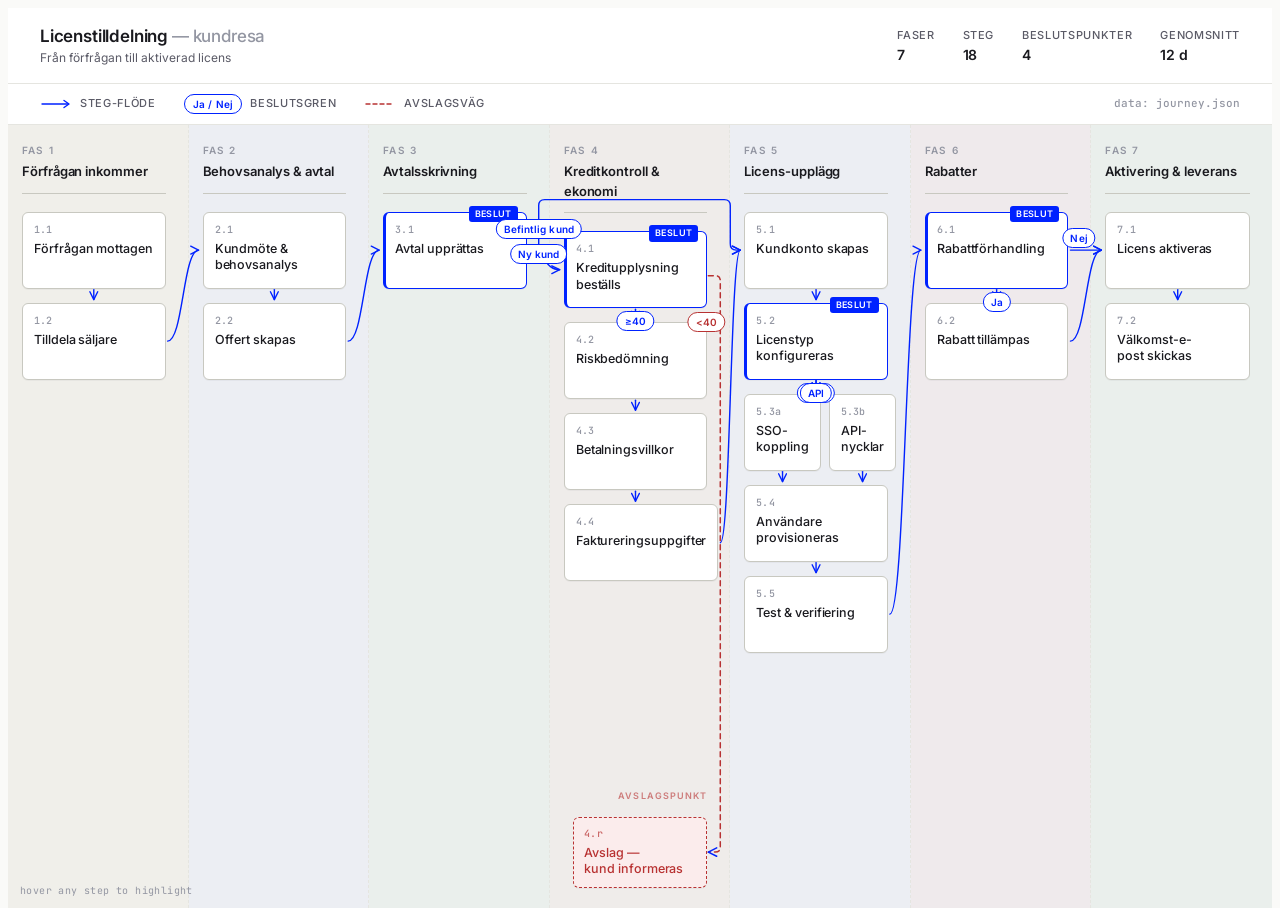
<file: docs/superpowers/specs/2026-05-25-experience-map-renderer-prototype.html>
<!doctype html>
<html lang="en">
<head>
<meta charset="utf-8" />
<title>License journey — Experience map</title>
<link rel="preconnect" href="https://fonts.googleapis.com">
<link rel="preconnect" href="https://fonts.gstatic.com" crossorigin>
<link rel="stylesheet" href="https://fonts.googleapis.com/css2?family=Inter:wght@400;500;600;700&family=JetBrains+Mono:wght@500&display=swap">
<style>
  /* ─── neutral, professional reframing of the Scilla palette ─── */
  :root {
    --map-bg:        #FAFAF8;
    --map-ink:       #1A1A1F;
    --map-ink-soft:  #5A5A66;
    --map-ink-faint: #9396A2;
    --map-rule:      #E5E5E0;
    --map-rule-strong: #C8C8C0;
    --card-bg:       #FFFFFF;
    --accent:        #0022FF;
    --accent-soft:   #E8EBFF;
    --reject:        #B83232;
    --reject-soft:   #FBECEC;
    --branch-bg:     #FFFFFF;

    /* phase column tints — desaturated, low-opacity */
    --phase-1: #F0EFEA;
    --phase-2: #ECEEF3;
    --phase-3: #EAEFEC;
    --phase-4: #EFECEA;
    --phase-5: #ECEEF3;
    --phase-6: #EFEAEC;
    --phase-7: #EAEFEC;
  }

  html, body {
    height: 100%;
    background: var(--map-bg);
    color: var(--map-ink);
    font-family: 'Inter', system-ui, sans-serif;
    font-size: 14px;
    line-height: 1.4;
    overflow: hidden;
  }
  body { display: flex; flex-direction: column; }

  /* ─── top bar ─── */
  .top {
    flex: 0 0 auto;
    padding: 18px 32px 16px;
    border-bottom: 1px solid var(--map-rule);
    display: flex;
    align-items: center;
    justify-content: space-between;
    gap: 24px;
    background: #FFFFFF;
  }
  .top .title-block { min-width: 0; flex: 1 1 auto; }
  .top h1 {
    font-size: 17px;
    font-weight: 600;
    letter-spacing: -0.01em;
    color: var(--map-ink);
    margin: 0;
    line-height: 1.2;
    white-space: nowrap;
    overflow: hidden;
    text-overflow: ellipsis;
  }
  .top h1 .dim { color: var(--map-ink-faint); font-weight: 500; }
  .top .sub {
    font-size: 12px;
    color: var(--map-ink-soft);
    margin-top: 4px;
    font-weight: 400;
  }
  .top .meta {
    display: flex;
    gap: 28px;
    font-size: 11px;
    color: var(--map-ink-soft);
    text-transform: uppercase;
    letter-spacing: 0.06em;
    font-weight: 500;
  }
  .top .meta div { display: flex; flex-direction: column; gap: 2px; }
  .top .meta b {
    color: var(--map-ink);
    font-size: 14px;
    font-weight: 600;
    letter-spacing: -0.01em;
    text-transform: none;
  }

  /* ─── legend ─── */
  .legend {
    flex: 0 0 auto;
    padding: 10px 32px;
    background: #FFFFFF;
    border-bottom: 1px solid var(--map-rule);
    display: flex;
    gap: 28px;
    font-size: 11px;
    color: var(--map-ink-soft);
    text-transform: uppercase;
    letter-spacing: 0.06em;
    font-weight: 500;
    align-items: center;
  }
  .legend .swatch {
    display: inline-flex; align-items: center; gap: 8px;
  }
  .legend svg { display: block; }
  .legend .dec-pill {
    display: inline-block;
    padding: 2px 8px;
    border-radius: 999px;
    background: var(--branch-bg);
    border: 1px solid var(--accent);
    color: var(--accent);
    font-size: 10px;
    font-weight: 600;
    letter-spacing: 0.02em;
    text-transform: none;
  }
  .legend .reject-pill {
    display: inline-block;
    padding: 2px 8px;
    border-radius: 4px;
    background: var(--reject-soft);
    color: var(--reject);
    font-size: 10px;
    font-weight: 600;
    letter-spacing: 0.04em;
  }

  /* ─── map canvas ─── */
  .map-wrap {
    flex: 1 1 auto;
    position: relative;
    overflow: hidden;
  }
  .map {
    position: absolute;
    inset: 0;
    display: grid;
    grid-template-columns: repeat(7, 1fr);
    grid-template-rows: 1fr;
    /* small vertical gutter so cards breathe; columns butt against each other */
  }
  .phase {
    position: relative;
    padding: 18px 22px 20px 14px;
    border-right: 1px dashed var(--map-rule);
    display: flex;
    flex-direction: column;
    min-width: 0;
  }
  .phase:last-child { border-right: none; }
  .phase[data-num="1"] { background: var(--phase-1); }
  .phase[data-num="2"] { background: var(--phase-2); }
  .phase[data-num="3"] { background: var(--phase-3); }
  .phase[data-num="4"] { background: var(--phase-4); }
  .phase[data-num="5"] { background: var(--phase-5); }
  .phase[data-num="6"] { background: var(--phase-6); }
  .phase[data-num="7"] { background: var(--phase-7); }

  .phase-head {
    margin-bottom: 18px;
    padding-bottom: 12px;
    border-bottom: 1px solid var(--map-rule-strong);
  }
  .phase-num {
    display: block;
    font-size: 10px;
    font-weight: 600;
    letter-spacing: 0.12em;
    color: var(--map-ink-faint);
    text-transform: uppercase;
    margin-bottom: 4px;
  }
  .phase-title {
    font-size: 13px;
    font-weight: 600;
    color: var(--map-ink);
    line-height: 1.25;
    letter-spacing: -0.005em;
    text-wrap: balance;
  }

  /* ─── steps stack ─── */
  .steps {
    flex: 1 1 auto;
    display: flex;
    flex-direction: column;
    gap: 14px;
    position: relative;
  }
  /* row offset — supports forks placed in same vertical band */
  .row {
    display: grid;
    grid-template-columns: 1fr;
    gap: 8px;
    position: relative;
  }
  .row.fork {
    grid-template-columns: 1fr 1fr;
    gap: 8px;
  }

  .step {
    position: relative;
    background: var(--card-bg);
    border: 1px solid var(--map-rule-strong);
    border-radius: 6px;
    padding: 10px 11px 11px;
    min-height: 54px;
    box-shadow: 0 1px 0 rgba(20,20,30,0.04);
    display: flex;
    flex-direction: column;
    gap: 4px;
    cursor: default;
    transition: border-color 0.15s ease, box-shadow 0.15s ease, transform 0.15s ease;
  }
  .step:hover {
    border-color: var(--accent);
    box-shadow: 2px 2px 0 var(--accent);
    transform: translate(-1px, -1px);
    z-index: 5;
  }
  .step .id {
    font-family: 'JetBrains Mono', ui-monospace, monospace;
    font-size: 10px;
    font-weight: 500;
    color: var(--map-ink-faint);
    letter-spacing: 0.02em;
  }
  .step .label {
    font-size: 12.5px;
    font-weight: 500;
    color: var(--map-ink);
    line-height: 1.3;
    letter-spacing: -0.005em;
    text-wrap: balance;
  }
  .step.decision { border-color: var(--accent); border-left-width: 3px; padding-left: 9px; }
  .step.decision .dec-flag {
    position: absolute;
    top: -7px; right: 8px;
    background: var(--accent);
    color: #FFFFFF;
    font-size: 9px;
    font-weight: 600;
    padding: 2px 6px;
    border-radius: 3px;
    letter-spacing: 0.04em;
    text-transform: uppercase;
  }
  .row.terminal {
    margin-top: auto;
    padding-top: 0;
  }
  .row.terminal .step.reject {
    width: 78%;
    margin-left: auto;     /* park it to the right of the column */
    padding: 9px 10px 10px;
    min-height: 0;
  }
  .row.terminal::before {
    content: 'avslagspunkt';
    display: block;
    font-size: 9px;
    font-weight: 600;
    letter-spacing: 0.12em;
    text-transform: uppercase;
    color: var(--reject);
    opacity: 0.6;
    margin: 4px 0 6px auto;
    text-align: right;
    width: 78%;
  }

  /* small dot for the start/end markers */
  .endpoint {
    display: flex;
    align-items: center;
    gap: 8px;
    font-size: 10px;
    font-weight: 600;
    letter-spacing: 0.08em;
    text-transform: uppercase;
    color: var(--map-ink-soft);
  }
  .endpoint .dot { width: 8px; height: 8px; border-radius: 50%; background: var(--accent); }
  .endpoint.end .dot { background: #2A8C4A; }

  /* ─── arrow svg overlay ─── */
  .arrows {
    position: absolute;
    inset: 0;
    pointer-events: none;
    overflow: visible;
  }
  .arrows path {
    fill: none;
    stroke: var(--accent);
    stroke-width: 1.4;
    stroke-linecap: round;
  }
  .step.reject {
    background: var(--reject-soft);
    border-color: var(--reject);
    border-style: dashed;
  }
  .step.reject .label { color: var(--reject); }
  .step.reject .id { color: var(--reject); opacity: 0.7; }
  .arrows path.reject {
    stroke: var(--reject);
    stroke-dasharray: 5 4;
    stroke-width: 1.5;
  }
  .arrow-label {
    position: absolute;
    transform: translate(-50%, -50%);
    background: var(--branch-bg);
    border: 1px solid var(--accent);
    color: var(--accent);
    font-size: 10px;
    font-weight: 600;
    padding: 2px 7px;
    border-radius: 999px;
    white-space: nowrap;
    letter-spacing: 0.01em;
    line-height: 1.4;
    pointer-events: auto;
    z-index: 10;
  }
  .arrow-label.reject {
    border-color: var(--reject);
    color: var(--reject);
    background: #FFFFFF;
  }

  /* footer hint */
  .hint {
    position: absolute;
    bottom: 10px; left: 12px;
    font-size: 10px;
    color: var(--map-ink-faint);
    font-family: 'JetBrains Mono', ui-monospace, monospace;
    letter-spacing: 0.04em;
    pointer-events: none;
  }
</style>
</head>
<body>

<!-- ─── data ─────────────────────────────────────────────────── -->
<script type="application/json" id="journey-data">
{
  "title": "Licenstilldelning — kundresa",
  "subtitle": "Från förfrågan till aktiverad licens",
  "meta": [
    { "label": "Faser", "value": "7" },
    { "label": "Steg",  "value": "18" },
    { "label": "Beslutspunkter", "value": "4" },
    { "label": "Genomsnitt", "value": "12 d" }
  ],
  "phases": [
    {
      "num": 1, "title": "Förfrågan inkommer",
      "rows": [
        [{ "id": "1.1", "label": "Förfrågan mottagen", "next": [{ "to": "1.2" }] }],
        [{ "id": "1.2", "label": "Tilldela säljare",   "next": [{ "to": "2.1" }] }]
      ]
    },
    {
      "num": 2, "title": "Behovsanalys & avtal",
      "rows": [
        [{ "id": "2.1", "label": "Kundmöte & behovsanalys", "next": [{ "to": "2.2" }] }],
        [{ "id": "2.2", "label": "Offert skapas",            "next": [{ "to": "3.1" }] }]
      ]
    },
    {
      "num": 3, "title": "Avtalsskrivning",
      "rows": [
        [{ "id": "3.1", "label": "Avtal upprättas", "decision": true, "next": [
          { "to": "4.1", "label": "Ny kund" },
          { "to": "5.1", "label": "Befintlig kund" }
        ]}]
      ]
    },
    {
      "num": 4, "title": "Kreditkontroll & ekonomi",
      "rows": [
        [{ "id": "4.1", "label": "Kreditupplysning beställs", "decision": true, "next": [
          { "to": "4.r", "label": "<40", "style": "reject" },
          { "to": "4.2", "label": "≥40" }
        ]}],
        [{ "id": "4.2", "label": "Riskbedömning",       "next": [{ "to": "4.3" }] }],
        [{ "id": "4.3", "label": "Betalningsvillkor",   "next": [{ "to": "4.4" }] }],
        [{ "id": "4.4", "label": "Faktureringsuppgifter","next": [{ "to": "5.1" }] }],
        [{ "id": "4.r", "label": "Avslag — kund informeras", "terminal": "reject" }]
      ]
    },
    {
      "num": 5, "title": "Licens-upplägg",
      "rows": [
        [{ "id": "5.1", "label": "Kundkonto skapas",     "next": [{ "to": "5.2" }] }],
        [{ "id": "5.2", "label": "Licenstyp konfigureras", "decision": true, "next": [
          { "to": "5.3a", "label": "SSO" },
          { "to": "5.3b", "label": "API" }
        ]}],
        [
          { "id": "5.3a", "label": "SSO-koppling",      "next": [{ "to": "5.4" }] },
          { "id": "5.3b", "label": "API-nycklar",       "next": [{ "to": "5.4" }] }
        ],
        [{ "id": "5.4", "label": "Användare provisioneras", "next": [{ "to": "5.5" }] }],
        [{ "id": "5.5", "label": "Test & verifiering",       "next": [{ "to": "6.1" }] }]
      ]
    },
    {
      "num": 6, "title": "Rabatter",
      "rows": [
        [{ "id": "6.1", "label": "Rabattförhandling", "decision": true, "next": [
          { "to": "6.2", "label": "Ja" },
          { "to": "7.1", "label": "Nej" }
        ]}],
        [{ "id": "6.2", "label": "Rabatt tillämpas",  "next": [{ "to": "7.1" }] }]
      ]
    },
    {
      "num": 7, "title": "Aktivering & leverans",
      "rows": [
        [{ "id": "7.1", "label": "Licens aktiveras",   "next": [{ "to": "7.2" }] }],
        [{ "id": "7.2", "label": "Välkomst-e-post skickas" }]
      ]
    }
  ]
}
</script>

<!-- ─── markup ───────────────────────────────────────────────── -->
<header class="top">
  <div class="title-block">
    <h1 id="t-title">Loading…</h1>
    <div class="sub" id="t-sub"></div>
  </div>
  <div class="meta" id="t-meta"></div>
</header>

<div class="legend">
  <span class="swatch">
    <svg width="32" height="10" viewBox="0 0 32 10"><path d="M2 5 L28 5" stroke="var(--accent)" stroke-width="1.4" fill="none" stroke-linecap="round"/><path d="M24 1.5 L29 5 L24 8.5" stroke="var(--accent)" stroke-width="1.4" fill="none" stroke-linecap="round" stroke-linejoin="round"/></svg>
    Steg-flöde
  </span>
  <span class="swatch"><span class="dec-pill">Ja / Nej</span> Beslutsgren</span>
  <span class="swatch">
    <svg width="32" height="10" viewBox="0 0 32 10"><path d="M2 5 L28 5" stroke="var(--reject)" stroke-width="1.4" fill="none" stroke-linecap="round" stroke-dasharray="4 3"/></svg>
    Avslagsväg
  </span>
  <span class="swatch" style="margin-left:auto;font-family:'JetBrains Mono',monospace;text-transform:none;letter-spacing:0;color:var(--map-ink-faint)">data: journey.json</span>
</div>

<div class="map-wrap" id="mapwrap">
  <div class="map" id="map"></div>
  <svg class="arrows" id="arrows" xmlns="http://www.w3.org/2000/svg"></svg>
  <div class="hint">hover any step to highlight</div>
</div>

<script>
(() => {
  const data = JSON.parse(document.getElementById('journey-data').textContent);

  // Top bar — split title on em-dash for visual hierarchy
  const titleEl = document.getElementById('t-title');
  const parts = data.title.split(/\s+—\s+/);
  if (parts.length === 2) {
    titleEl.innerHTML = `${parts[0]} <span class="dim">— ${parts[1]}</span>`;
  } else {
    titleEl.textContent = data.title;
  }
  document.getElementById('t-sub').textContent   = data.subtitle;
  const metaEl = document.getElementById('t-meta');
  metaEl.innerHTML = data.meta.map(m =>
    `<div><span>${m.label}</span><b>${m.value}</b></div>`
  ).join('');

  // Build phase columns
  const map = document.getElementById('map');
  const stepIndex = new Map(); // id → { el, phaseEl }

  data.phases.forEach(phase => {
    const col = document.createElement('div');
    col.className = 'phase';
    col.dataset.num = phase.num;

    const head = document.createElement('div');
    head.className = 'phase-head';
    head.innerHTML = `
      <span class="phase-num">Fas ${phase.num}</span>
      <span class="phase-title">${phase.title}</span>
    `;
    col.appendChild(head);

    const stepsWrap = document.createElement('div');
    stepsWrap.className = 'steps';

    phase.rows.forEach(row => {
      const rowEl = document.createElement('div');
      rowEl.className = 'row' + (row.length > 1 ? ' fork' : '');
      if (row.some(s => s.terminal === 'reject')) rowEl.classList.add('terminal');
      row.forEach(step => {
        const s = document.createElement('div');
        s.className = 'step';
        if (step.decision) s.classList.add('decision');
        if (step.terminal === 'reject') s.classList.add('reject');
        s.dataset.id = step.id;
        s.innerHTML = `
          ${step.decision ? '<span class="dec-flag">Beslut</span>' : ''}
          <span class="id">${step.id}</span>
          <span class="label">${step.label}</span>
        `;
        rowEl.appendChild(s);
        stepIndex.set(step.id, { el: s, data: step });
      });
      stepsWrap.appendChild(rowEl);
    });

    col.appendChild(stepsWrap);
    map.appendChild(col);
  });

  // ─── arrow drawing ──────────────────────────────────────────
  const svg = document.getElementById('arrows');
  const wrap = document.getElementById('mapwrap');
  const labels = [];

  function rectIn(el, base) {
    const r = el.getBoundingClientRect();
    const b = base.getBoundingClientRect();
    return {
      left:   r.left - b.left,
      right:  r.right - b.left,
      top:    r.top - b.top,
      bottom: r.bottom - b.top,
      cx:     (r.left + r.right) / 2 - b.left,
      cy:     (r.top  + r.bottom) / 2 - b.top,
      w: r.width, h: r.height,
    };
  }

  function makeArrow(d, style) {
    const p = document.createElementNS('http://www.w3.org/2000/svg', 'path');
    p.setAttribute('d', d);
    p.setAttribute('marker-end', style === 'reject' ? 'url(#head-r)' : 'url(#head)');
    if (style === 'reject') p.classList.add('reject');
    svg.appendChild(p);
  }

  function makeLabel(x, y, text, style) {
    const el = document.createElement('div');
    el.className = 'arrow-label' + (style === 'reject' ? ' reject' : '');
    el.style.left = x + 'px';
    el.style.top  = y + 'px';
    el.textContent = text;
    wrap.appendChild(el);
    labels.push(el);
  }

  function draw() {
    // clear
    svg.innerHTML = `
      <defs>
        <marker id="head" viewBox="0 0 10 10" refX="9" refY="5" markerWidth="7" markerHeight="7" orient="auto-start-reverse">
          <path d="M1,1 L9,5 L1,9" fill="none" stroke="var(--accent)" stroke-width="1.4" stroke-linecap="round" stroke-linejoin="round"/>
        </marker>
        <marker id="head-r" viewBox="0 0 10 10" refX="9" refY="5" markerWidth="7" markerHeight="7" orient="auto-start-reverse">
          <path d="M1,1 L9,5 L1,9" fill="none" stroke="var(--reject)" stroke-width="1.4" stroke-linecap="round" stroke-linejoin="round"/>
        </marker>
      </defs>
    `;
    labels.forEach(l => l.remove());
    labels.length = 0;

    // top channel — runs above all steps, used for long cross-phase jumps
    const firstStepEl = document.querySelector('.steps .row:first-child .step');
    const firstR = firstStepEl ? rectIn(firstStepEl, wrap) : null;
    const channelY = firstR ? firstR.top - 12 : 90;

    data.phases.forEach(phase => {
      phase.rows.forEach(row => {
        row.forEach(step => {
          if (!step.next) return;
          const from = stepIndex.get(step.id);
          if (!from) return;
          const fr = rectIn(from.el, wrap);
          const fromPhaseEl = from.el.closest('.phase');
          const fromPhaseNum = +fromPhaseEl.dataset.num;

          step.next.forEach((edge, idx) => {
            const to = stepIndex.get(edge.to);
            if (!to) return;
            const tr = rectIn(to.el, wrap);
            const toPhaseNum = +to.el.closest('.phase').dataset.num;

            const sameCol  = fromPhaseNum === toPhaseNum;
            const sameRow  = Math.abs(fr.cy - tr.cy) < 6;
            const phaseGap = Math.abs(toPhaseNum - fromPhaseNum);

            let d, lx, ly;

            if (sameCol && sameRow) {
              // sibling merge (e.g. 5.3a → 5.4 horizontal then merge — not used here)
              const x1 = fr.right + 2, x2 = tr.left - 4;
              d = `M${x1},${fr.cy} L${x2},${tr.cy}`;
              lx = (x1 + x2) / 2; ly = fr.cy - 14;
            }
            else if (sameCol && edge.style === 'reject') {
              // reject: exit horizontally from source's right side, drop down
              // an off-ramp lane in the column-right gutter, then bend left
              // into the right side of the parked terminal node.
              const phaseR = rectIn(fromPhaseEl, wrap);
              const lane = phaseR.right - 10;
              const sx = fr.right + 1;
              const sy = fr.cy + 6;
              const ex = tr.right + 1;
              const ey = tr.cy;
              const r = 5;
              d = [
                `M${sx},${sy}`,
                `L${lane - r},${sy}`,
                `Q${lane},${sy} ${lane},${sy + r}`,
                `L${lane},${ey - r}`,
                `Q${lane},${ey} ${lane - r},${ey}`,
                `L${ex},${ey}`,
              ].join(' ');
              // label sits on the lane below the source, well off the card
              lx = lane - 14; ly = fr.bottom + 14;
            }
            else if (sameCol) {
              // straight vertical link inside a column
              const x = fr.cx;
              const y1 = fr.bottom + 1;
              const y2 = tr.top - 3;
              d = `M${x},${y1} L${x},${y2}`;
              // for decisions, place label just below source; otherwise midpoint
              if (step.decision) {
                lx = x; ly = y1 + 12;
              } else {
                lx = x; ly = (y1 + y2) / 2;
              }
            }
            else if (phaseGap > 1) {
              // long cross-phase jump — route via top channel above steps
              const x1 = fr.right + 2, y1 = fr.cy;
              const x2 = tr.left - 4,  y2 = tr.cy;
              const r = 6;
              const upX  = x1 + 10;
              const dnX  = x2 - 10;
              d = [
                `M${x1},${y1}`,
                `L${upX - r},${y1}`,
                `Q${upX},${y1} ${upX},${y1 - r}`,
                `L${upX},${channelY + r}`,
                `Q${upX},${channelY} ${upX + r},${channelY}`,
                `L${dnX - r},${channelY}`,
                `Q${dnX},${channelY} ${dnX},${channelY + r}`,
                `L${dnX},${y2 - r}`,
                `Q${dnX},${y2} ${dnX + r},${y2}`,
                `L${x2},${y2}`,
              ].join(' ');
              // label on the rising vertical segment near source
              lx = upX; ly = (y1 + channelY) / 2 + 4;
            }
            else {
              // adjacent phase — exit right, enter left, S-curve when needed
              const x1 = fr.right + 2, y1 = fr.cy;
              const x2 = tr.left - 4,  y2 = tr.cy;
              const mid = (x1 + x2) / 2;
              if (Math.abs(y1 - y2) < 6) {
                d = `M${x1},${y1} L${x2},${y2}`;
              } else {
                d = `M${x1},${y1} C${mid},${y1} ${mid},${y2} ${x2},${y2}`;
              }
              // labels near source on decision; midpoint otherwise
              const t = step.decision ? 0.28 : 0.5;
              if (Math.abs(y1 - y2) < 6) {
                lx = x1 + (x2 - x1) * t; ly = y1 - 12;
              } else {
                const omt = 1 - t;
                lx = omt*omt*omt*x1 + 3*omt*omt*t*mid + 3*omt*t*t*mid + t*t*t*x2;
                ly = omt*omt*omt*y1 + 3*omt*omt*t*y1 + 3*omt*t*t*y2 + t*t*t*y2;
              }
            }

            makeArrow(d, edge.style);
            if (edge.label) makeLabel(lx, ly, edge.label, edge.style);
          });
        });
      });
    });
  }

  // initial + on resize
  const ro = new ResizeObserver(() => requestAnimationFrame(draw));
  ro.observe(wrap);
  requestAnimationFrame(draw);
  window.addEventListener('load', draw);

  // hover highlight: dim non-connected steps
  const allSteps = [...document.querySelectorAll('.step')];
  document.body.addEventListener('mouseover', e => {
    const s = e.target.closest('.step');
    if (!s) return;
    const id = s.dataset.id;
    const connected = new Set([id]);
    // outgoing
    const stepData = stepIndex.get(id)?.data;
    if (stepData?.next) stepData.next.forEach(n => connected.add(n.to));
    // incoming
    data.phases.forEach(p => p.rows.forEach(r => r.forEach(st => {
      st.next?.forEach(n => { if (n.to === id) connected.add(st.id); });
    })));
    allSteps.forEach(el => {
      el.style.opacity = connected.has(el.dataset.id) ? '1' : '0.35';
    });
  });
  document.body.addEventListener('mouseout', e => {
    if (e.target.closest('.step')) {
      allSteps.forEach(el => el.style.opacity = '');
    }
  });
})();
</script>
</body>
</html>
</file>
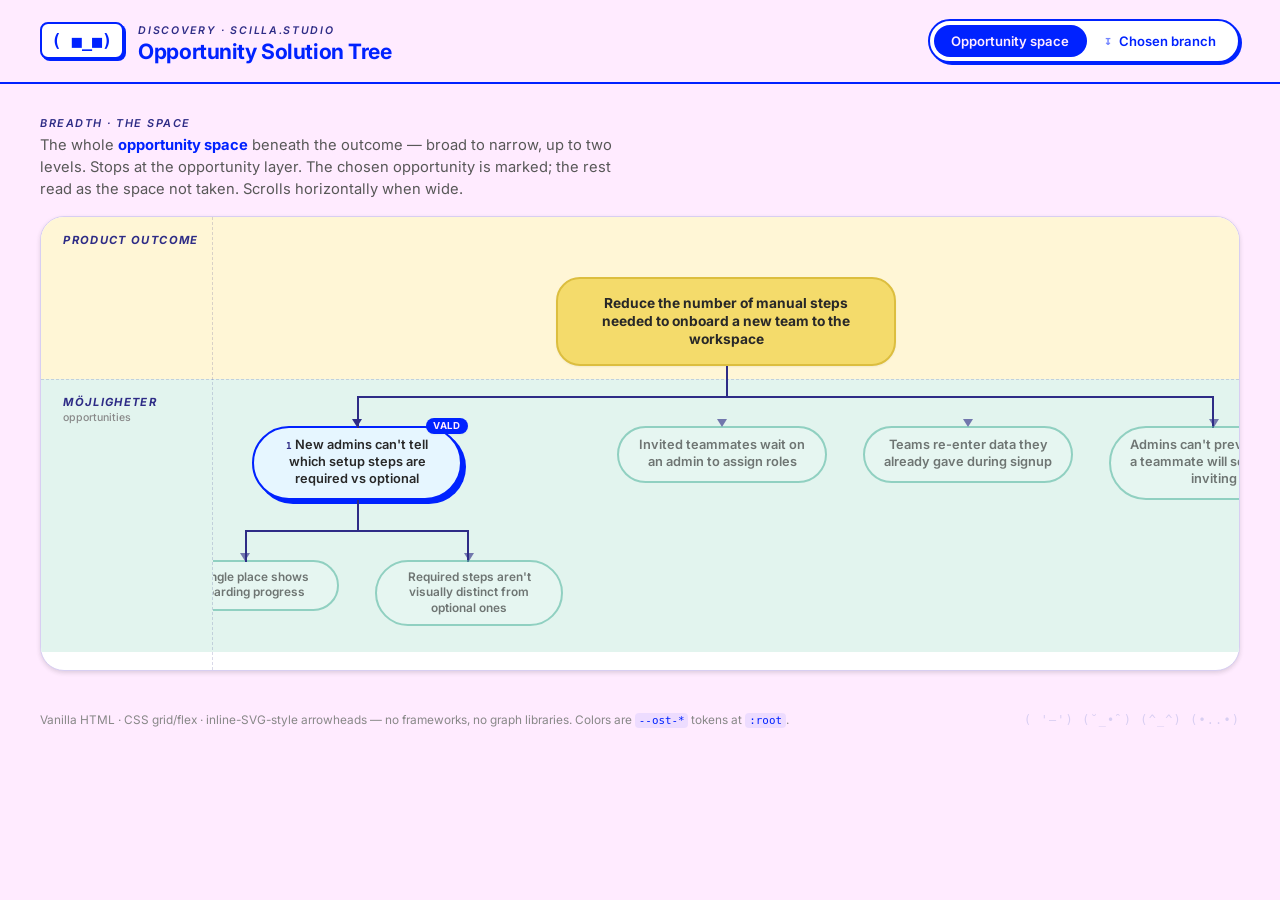
<file: docs/superpowers/specs/ost-tree-view-mockup/mockup.html>
<!DOCTYPE html>
<html lang="en">
<head>
<meta charset="UTF-8" />
<meta name="viewport" content="width=device-width, initial-scale=1.0" />
<title>Opportunity Solution Tree</title>
<link rel="preconnect" href="https://fonts.googleapis.com" />
<link rel="preconnect" href="https://fonts.gstatic.com" crossorigin />
<link href="https://fonts.googleapis.com/css2?family=Inter:wght@400;500;600;700&display=swap" rel="stylesheet" />
<style>
/* ============================================================
   Scilla tokens (subset, inlined for a self-contained file)
   ============================================================ */
:root{
  --sc-blue-monday:#0022FF;
  --sc-blue-monday-hover:#0018CC;
  --sc-pink-moon:#FFEBFF;
  --sc-purple-rain:#2E2C86;
  --sc-purple-mountains:#D8CEF2;
  --sc-red-right-hand:#FF4040;
  --sc-coral-bracelet:#FF8A80;
  --sc-yellow-submarine:#FFDF49;
  --sc-blue-christmas:#0082FC;
  --sc-blue-nile:#D5DEFF;
  --sc-essex-green:#44D362;
  --sc-green-river:#B2E0D5;
  --sc-mint-car:#E0F8EB;
  --sc-grey-900:#282828;
  --sc-grey-800:#404040;
  --sc-grey-700:#585858;
  --sc-grey-600:#707070;
  --sc-grey-500:#888888;
  --sc-grey-400:#A0A0A0;
  --sc-grey-300:#B8B8B8;
  --sc-grey-200:#D0D0D0;
  --sc-grey-100:#F4F4F4;
  --sc-grey-50:#FAFAFA;
  --sc-grey-0:#FFFFFF;

  --font-sans:'Inter',-apple-system,BlinkMacSystemFont,'Segoe UI',sans-serif;
  --font-mono:ui-monospace,'SF Mono','Menlo','Consolas',monospace;

  --r-sm:.5rem; --r-md:1rem; --r-lg:1.5rem; --r-pill:9999px;
  --shadow-sm:0 1px 2px 0 rgba(0,0,0,.05);
  --shadow-md:0 2px 4px 0 rgba(40,40,40,.15);
  --shadow-lg:0 4px 7px 0 rgba(40,40,40,.2);
  --brutal-sm:2px 2px 0 var(--sc-blue-monday);
  --brutal-md:4px 4px 0 var(--sc-blue-monday);
  --t-fast:.15s ease;
  --ease-expo:cubic-bezier(.16,1,.3,1);

  /* ---- OST-specific, remappable color tokens ---- */
  --ost-connector:var(--sc-purple-rain);     /* orthogonal edge ink */
  --ost-line-w:2px;                           /* edge stroke width   */
  --ost-conn-zone:30px;                       /* vertical connector gutter */
  --ost-sib-gap:18px;                         /* gap between siblings */

  --ost-band-outcome:#FFF6D6;                 /* PRODUCT OUTCOME band */
  --ost-band-opp:#E2F4EE;                     /* MÖJLIGHETER band     */
  --ost-band-sol:#FBF4DF;                     /* LÖSNINGAR band       */

  --ost-node-outcome-bg:#F4DB6B;              /* filled yellow lozenge */
  --ost-node-outcome-bd:#DCBE3F;
  --ost-node-opp-bg:#EAF8F3;                  /* outlined teal pill    */
  --ost-node-opp-bd:#5FBBA6;
  --ost-node-sol-bg:#FBEFC9;                  /* cream solution pill   */
  --ost-node-sol-bd:#E0CB8A;
  --ost-chosen:var(--sc-blue-monday);         /* "chosen path" accent  */

  --ost-typ-anv:#E6DEF7;   /* Användbarhet  — purple */
  --ost-typ-gen:#D7E2FF;   /* Genomförbarhet — blue  */
  --ost-typ-lon:#C9ECE0;   /* Lönsamhet     — green  */
  --ost-typ-ons:#FBEBB0;   /* Önskvärdhet   — yellow */
  --ost-typ-ovr:#E2E2E2;   /* Övrigt        — grey   */

  --ost-gutter:172px;
}

*{box-sizing:border-box;}
html,body{margin:0;padding:0;}
body{
  font-family:var(--font-sans);
  background:var(--sc-pink-moon);
  color:var(--sc-grey-900);
  -webkit-font-smoothing:antialiased;
  -moz-osx-font-smoothing:grayscale;
  min-height:100vh;
}

/* ============================================================
   Top bar
   ============================================================ */
.topbar{
  display:flex;align-items:center;justify-content:space-between;gap:1.5rem;
  flex-wrap:wrap;
  padding:1.15rem clamp(1rem,4vw,2.5rem);
  border-bottom:var(--ost-line-w) solid var(--sc-blue-monday);
  background:var(--sc-pink-moon);
}
.brand{display:flex;align-items:center;gap:.9rem;min-width:0;}
.kaomoji{
  font-family:var(--font-mono);font-size:1.05rem;font-weight:700;
  color:var(--sc-blue-monday);
  background:var(--sc-grey-0);
  border:var(--ost-line-w) solid var(--sc-blue-monday);
  box-shadow:var(--brutal-sm);
  padding:.4rem .6rem;border-radius:var(--r-sm);white-space:nowrap;
}
.eyebrow{
  font-size:.66rem;font-weight:600;letter-spacing:.16em;text-transform:uppercase;
  color:var(--sc-purple-rain);font-style:italic;
}
.topbar h1{font-size:1.32rem;line-height:1.1;letter-spacing:-.02em;color:var(--sc-blue-monday);font-weight:700;margin:.1rem 0 0;}

/* segmented toggle */
.seg{
  display:inline-flex;gap:0;
  background:var(--sc-grey-0);
  border:var(--ost-line-w) solid var(--sc-blue-monday);
  border-radius:var(--r-pill);
  padding:4px;
  box-shadow:var(--brutal-sm);
}
.seg button{
  font-family:inherit;font-size:.82rem;font-weight:600;
  border:none;background:transparent;color:var(--sc-blue-monday);
  padding:.5rem 1.1rem;border-radius:var(--r-pill);cursor:pointer;
  display:inline-flex;align-items:center;gap:.45rem;
  transition:background var(--t-fast),color var(--t-fast);white-space:nowrap;
}
.seg button .dir{font-family:var(--font-mono);opacity:.55;font-weight:700;}
.seg button:hover:not(.active){background:rgba(0,34,255,.06);}
.seg button.active{background:var(--sc-blue-monday);color:var(--sc-pink-moon);}
.seg button.active .dir{opacity:.8;color:var(--sc-pink-moon);}

/* ============================================================
   Main + cut caption
   ============================================================ */
main{padding:clamp(1rem,3vw,2rem) clamp(1rem,4vw,2.5rem) 1rem;}
.cut-meta{
  display:flex;align-items:flex-start;justify-content:space-between;gap:1rem;
  flex-wrap:wrap;margin-bottom:1rem;
}
.cut-meta .lede{max-width:60ch;}
.cut-meta .lede strong{color:var(--sc-blue-monday);}
.cut-meta .lede p{margin:0;font-size:.92rem;line-height:1.5;color:var(--sc-grey-700);}
.cut-meta .lede .kicker{
  font-size:.68rem;font-weight:600;letter-spacing:.14em;text-transform:uppercase;
  color:var(--sc-purple-rain);font-style:italic;margin-bottom:.25rem;display:block;
}

/* data-state demo control (vertical cut only) */
.demo{display:flex;align-items:center;gap:.5rem;flex-wrap:wrap;}
.demo .lbl{font-size:.68rem;font-weight:600;letter-spacing:.1em;text-transform:uppercase;color:var(--sc-grey-500);}
.demo button{
  font-family:inherit;font-size:.76rem;font-weight:500;cursor:pointer;
  border:1.5px solid var(--sc-purple-mountains);background:var(--sc-grey-0);color:var(--sc-grey-700);
  padding:.34rem .7rem;border-radius:var(--r-pill);transition:all var(--t-fast);
}
.demo button:hover{border-color:var(--sc-blue-monday);color:var(--sc-blue-monday);}
.demo button.active{border-color:var(--sc-blue-monday);background:rgba(0,34,255,.07);color:var(--sc-blue-monday);font-weight:600;}

/* ============================================================
   Board (white card holding the swimlane tree)
   ============================================================ */
.board{
  position:relative;display:flex;align-items:stretch;
  background:var(--sc-grey-0);
  border:1px solid var(--sc-purple-mountains);
  border-radius:var(--r-lg);
  box-shadow:var(--shadow-md);
  overflow:hidden;
}
.bandbg{position:absolute;inset:0;z-index:0;pointer-events:none;}
.bandbg .stripe{position:absolute;left:0;right:0;}
.bandbg .stripe + .stripe{border-top:1px dashed rgba(46,44,134,.18);}

.gutter{
  position:relative;z-index:2;flex:0 0 var(--ost-gutter);
  border-right:1px dashed rgba(46,44,134,.18);
}
.bandlabel{
  position:absolute;left:clamp(.9rem,2vw,1.4rem);
  font-size:.7rem;font-weight:700;letter-spacing:.12em;text-transform:uppercase;
  font-style:italic;color:var(--sc-purple-rain);max-width:calc(var(--ost-gutter) - 1.6rem);
  line-height:1.25;
}
.bandlabel small{display:block;font-style:normal;font-weight:500;letter-spacing:0;
  text-transform:none;color:var(--sc-grey-500);font-size:.66rem;margin-top:.15rem;}

.canvas{
  position:relative;z-index:1;flex:1 1 auto;min-width:0;
  overflow-x:auto;overflow-y:hidden;
  display:flex;justify-content:safe center;
}
.tree-wrap{padding:30px 44px 44px;flex:0 0 auto;}

/* ============================================================
   Orthogonal CSS tree (no libraries) — canonical technique
   ============================================================ */
.tree,.tree ul{position:relative;display:flex;justify-content:center;margin:0;padding:0;list-style:none;}
.tree ul{padding-top:var(--ost-conn-zone);}
/* down-stem from a parent into its children's bus */
.tree ul::before{
  content:"";position:absolute;top:0;left:50%;width:0;height:var(--ost-conn-zone);
  border-left:var(--ost-line-w) solid var(--ost-connector);
}
.tree li{
  position:relative;display:flex;flex-direction:column;align-items:center;
  padding:var(--ost-conn-zone) var(--ost-sib-gap) 0;
}
/* the horizontal bus over each sibling */
.tree li::before,.tree li::after{
  content:"";position:absolute;top:0;width:50%;height:var(--ost-conn-zone);
  border-top:var(--ost-line-w) solid var(--ost-connector);
}
.tree li::before{right:50%;}
.tree li::after{left:50%;}
.tree li:first-child::before,.tree li:last-child::after{border:0;}
.tree li:last-child::before{border-right:var(--ost-line-w) solid var(--ost-connector);}
.tree li:first-child::after{border-left:var(--ost-line-w) solid var(--ost-connector);}
/* single child → straight vertical line, no bus */
.tree li:only-child{padding-top:var(--ost-conn-zone);}
.tree li:only-child::before,.tree li:only-child::after{display:none;}
/* the root node carries no incoming edge */
.tree>li{padding-top:0;}
.tree>li::before,.tree>li::after{display:none;}

/* ============================================================
   Nodes
   ============================================================ */
.node{
  position:relative;box-sizing:border-box;text-align:center;
  font-size:.8rem;font-weight:600;line-height:1.32;color:var(--sc-grey-900);
  background:var(--sc-grey-0);border-radius:var(--r-pill);
  padding:.6rem 1.05rem;
}
/* arrowhead pointing into a node */
.node.arr::before{
  content:"";position:absolute;left:50%;top:-9px;transform:translateX(-50%);
  width:0;height:0;border-left:5px solid transparent;border-right:5px solid transparent;
  border-top:8px solid var(--ost-connector);
}
.n-outcome{
  background:var(--ost-node-outcome-bg);border:2px solid var(--ost-node-outcome-bd);
  border-radius:var(--r-lg);max-width:340px;font-weight:700;padding:.95rem 1.35rem;
  font-size:.86rem;color:var(--sc-grey-900);box-shadow:var(--shadow-sm);
}
.n-opp{
  background:var(--ost-node-opp-bg);border:2px solid var(--ost-node-opp-bd);
  max-width:210px;color:var(--sc-grey-900);
}
.n-opp.sub{max-width:188px;font-size:.74rem;padding:.5rem .85rem;}
.n-opp.muted{opacity:.62;}
.n-opp.muted .node-tag{opacity:.7;}
.n-opp.chosen{
  border-color:var(--ost-chosen);box-shadow:var(--brutal-md);
  background:#E6F6FF;
}
.n-sol{
  background:var(--ost-node-sol-bg);border:1.5px solid var(--ost-node-sol-bd);
  max-width:198px;font-size:.78rem;padding:.55rem .9rem;
}
.node-tag{
  display:inline-block;font-family:var(--font-mono);font-weight:700;font-size:.72em;
  margin-right:.35em;color:var(--sc-purple-rain);
}
.n-sol .node-tag{color:#9A7B1E;}
/* chosen badge */
.badge{
  position:absolute;top:-10px;right:-8px;
  font-size:.6rem;font-weight:700;letter-spacing:.08em;text-transform:uppercase;
  color:var(--sc-pink-moon);background:var(--ost-chosen);
  padding:.12rem .45rem;border-radius:var(--r-pill);box-shadow:var(--shadow-sm);
}
/* dashed placeholder (empty state) */
.n-empty{
  background:transparent;border:2px dashed var(--sc-grey-300);color:var(--sc-grey-500);
  font-weight:500;font-size:.78rem;max-width:210px;font-style:italic;
}
.tree li.empty-stub::before,.tree li.empty-stub::after{border-style:dashed;opacity:.6;}
.tree li.empty-stub > ul::before{border-style:dashed;}

/* ============================================================
   ANTAGANDEN (assumption table)
   ============================================================ */
.antaganden{margin-top:1.6rem;}
.antaganden.hidden{display:none;}
.tbl-head{display:flex;align-items:center;gap:1rem;flex-wrap:wrap;margin-bottom:.75rem;}
.tbl-head .title{
  font-size:1.05rem;font-weight:700;font-style:italic;letter-spacing:.04em;
  text-transform:uppercase;color:var(--sc-purple-rain);
}
.legend{display:flex;gap:.4rem;flex-wrap:wrap;margin-left:auto;}
.legend .chip-typ{font-size:.66rem;}

.tbl-card{
  background:var(--sc-grey-0);border:1px solid var(--sc-purple-mountains);
  border-radius:var(--r-lg);box-shadow:var(--shadow-md);overflow:hidden;
}
.tbl-scroll{overflow-x:auto;}
table.assum{border-collapse:collapse;width:100%;min-width:1120px;font-size:.8rem;}
table.assum thead th{
  text-align:left;font-weight:600;font-size:.7rem;letter-spacing:.04em;
  color:var(--sc-grey-700);background:var(--sc-grey-50);
  padding:.7rem .8rem;border-bottom:2px solid var(--sc-purple-mountains);
  white-space:nowrap;vertical-align:bottom;position:sticky;top:0;
}
table.assum thead th .ico{color:var(--sc-grey-400);font-weight:700;margin-right:.3em;}
th.soon,td.soon{background:repeating-linear-gradient(45deg,var(--sc-grey-50),var(--sc-grey-50) 6px,#F0F0F0 6px,#F0F0F0 12px);color:var(--sc-grey-400);}
th.soon{color:var(--sc-grey-400);}
th.soon .tag{
  display:block;font-style:italic;font-weight:500;letter-spacing:0;text-transform:none;
  font-size:.62rem;color:var(--sc-grey-400);margin-top:.15rem;
}
td.soon{font-style:italic;text-align:center;}

table.assum tbody td{
  padding:.7rem .8rem;border-bottom:1px solid var(--sc-grey-100);vertical-align:top;
  line-height:1.4;color:var(--sc-grey-800);
}
td.idx{color:var(--sc-grey-400);font-variant-numeric:tabular-nums;width:34px;text-align:right;padding-right:.6rem;}
td.assum-txt{min-width:240px;font-weight:500;color:var(--sc-grey-900);}
td.test,td.succ{min-width:190px;color:var(--sc-grey-700);font-size:.78rem;}

tr.grp td{
  background:var(--sc-grey-50);border-bottom:1px solid var(--sc-purple-mountains);
  padding:.55rem .8rem;
}
.grp-label{display:flex;align-items:center;gap:.55rem;font-weight:600;color:var(--sc-grey-800);font-size:.8rem;}
.grp-label .node-tag{font-size:.78rem;color:#9A7B1E;}
.grp-count{margin-left:auto;font-size:.68rem;font-weight:500;color:var(--sc-grey-500);letter-spacing:.02em;}

tr.risky td{background:rgba(255,64,64,.05);}
tr.risky td.idx{position:relative;}
tr.risky td.idx::before{
  content:"";position:absolute;left:0;top:6px;bottom:6px;width:3px;
  background:var(--sc-red-right-hand);border-radius:2px;
}

/* chips */
.chip{display:inline-flex;align-items:center;gap:.3rem;border-radius:var(--r-pill);
  font-size:.72rem;font-weight:600;padding:.18rem .55rem;white-space:nowrap;}
.chip-sol{font-family:var(--font-mono);background:rgba(0,34,255,.08);color:var(--sc-blue-monday);font-weight:700;font-size:.74rem;}
.chip-risk.high{background:var(--sc-coral-bracelet);color:#5A1410;}
.chip-risk.low{background:var(--sc-grey-100);color:var(--sc-grey-600);}
.chip-risk .dot{width:6px;height:6px;border-radius:50%;}
.chip-risk.high .dot{background:#B3261E;}
.chip-typ{font-weight:500;color:var(--sc-grey-800);}
.chip-typ.anv{background:var(--ost-typ-anv);}
.chip-typ.gen{background:var(--ost-typ-gen);}
.chip-typ.lon{background:var(--ost-typ-lon);}
.chip-typ.ons{background:var(--ost-typ-ons);}
.chip-typ.ovr{background:var(--ost-typ-ovr);}

.tbl-empty{padding:2.4rem 1rem;text-align:center;color:var(--sc-grey-500);font-style:italic;font-size:.88rem;}
.tbl-empty .ic{font-size:1.4rem;display:block;margin-bottom:.4rem;opacity:.5;}

/* ============================================================
   Footer
   ============================================================ */
footer{
  padding:1.6rem clamp(1rem,4vw,2.5rem) 2.4rem;
  display:flex;align-items:center;justify-content:space-between;gap:1rem;flex-wrap:wrap;
  color:var(--sc-grey-500);font-size:.74rem;
}
footer .kao{font-family:var(--font-mono);color:var(--sc-purple-mountains);letter-spacing:.1em;}
footer code{font-family:var(--font-mono);background:rgba(0,34,255,.07);color:var(--sc-blue-monday);
  padding:.08em .35em;border-radius:.25rem;font-size:.92em;}

/* hide inactive cut */
[data-view]{display:none;}
[data-view].on{display:block;}

@media (max-width:640px){
  :root{--ost-gutter:118px;}
  .topbar h1{font-size:1.1rem;}
  .bandlabel small{display:none;}
}
@media (prefers-reduced-motion:no-preference){
  .node{transition:box-shadow var(--t-fast);}
}
</style>
</head>
<body>

<header class="topbar">
  <div class="brand">
    <div class="kaomoji">( ■_■)</div>
    <div>
      <span class="eyebrow">Discovery · scilla.studio</span>
      <h1>Opportunity Solution Tree</h1>
    </div>
  </div>
  <div class="seg" role="tablist" aria-label="Tree view">
    <button id="seg-h" class="active" role="tab" aria-selected="true" onclick="setCut('h')">Opportunity space</button>
    <button id="seg-v" role="tab" aria-selected="false" onclick="setCut('v')"><span class="dir">↧</span>Chosen branch</button>
  </div>
</header>

<main>
  <!-- ============ HORIZONTAL CUT ============ -->
  <section data-view="h" class="on">
    <div class="cut-meta">
      <div class="lede">
        <span class="kicker">Breadth · the space</span>
        <p>The whole <strong>opportunity space</strong> beneath the outcome — broad to narrow, up to two levels. Stops at the opportunity layer. The chosen opportunity is marked; the rest read as the space not taken. Scrolls horizontally when wide.</p>
      </div>
    </div>
    <div class="board" id="board-h">
      <div class="bandbg"></div>
      <div class="gutter"></div>
      <div class="canvas"><div class="tree-wrap" id="tree-h"></div></div>
    </div>
  </section>

  <!-- ============ VERTICAL CUT ============ -->
  <section data-view="v">
    <div class="cut-meta">
      <div class="lede">
        <span class="kicker">Depth · the chosen branch</span>
        <p>A deep, narrow slice of the chosen opportunity: outcome → opportunity → top-3 solutions → the assumptions that must hold. Renders whatever layers have data.</p>
      </div>
      <div class="demo" role="group" aria-label="Demo data state">
        <span class="lbl">Data state</span>
        <button class="active" data-state="full" onclick="setState('full')">Full</button>
        <button data-state="no-assum" onclick="setState('no-assum')">No assumptions</button>
        <button data-state="no-sol" onclick="setState('no-sol')">No solutions</button>
      </div>
    </div>
    <div class="board" id="board-v">
      <div class="bandbg"></div>
      <div class="gutter"></div>
      <div class="canvas"><div class="tree-wrap" id="tree-v"></div></div>
    </div>

    <div class="antaganden" id="antaganden">
      <div class="tbl-head">
        <span class="title">Antaganden</span>
        <div class="legend" id="legend"></div>
      </div>
      <div class="tbl-card">
        <div class="tbl-scroll" id="tbl-scroll"></div>
      </div>
    </div>
  </section>
</main>

<footer>
  <div>Vanilla HTML · CSS grid/flex · inline-SVG-style arrowheads — no frameworks, no graph libraries. Colors are <code>--ost-*</code> tokens at <code>:root</code>.</div>
  <div class="kao">( '–') (˘_•̑ ) (^_^) (•..•)</div>
</footer>

<script>
/* ============================================================
   Sample data (neutral — NOT the client content from the refs)
   ============================================================ */
const DATA = {
  outcome:{ label:"Reduce the number of manual steps needed to onboard a new team to the workspace" },
  opportunities:[
    { id:"O1", tag:"1", chosen:true, label:"New admins can't tell which setup steps are required vs optional",
      children:[
        { id:"O1a", label:"No single place shows onboarding progress" },
        { id:"O1b", label:"Required steps aren't visually distinct from optional ones" },
      ]},
    { id:"O2", label:"Invited teammates wait on an admin to assign roles" },
    { id:"O3", label:"Teams re-enter data they already gave during signup" },
    { id:"O4", label:"Admins can't preview what a teammate will see before inviting" },
  ],
  solutions:[
    { id:"1.1", label:"Guided setup checklist with required / optional grouping" },
    { id:"1.2", label:"Onboarding progress dashboard" },
    { id:"1.3", label:"Smart defaults that pre-complete optional steps" },
  ],
  assumptions:[
    { t:"Admins will follow a checklist if shown one", sol:"1.1", risk:"High", typ:"Användbarhet",
      test:"Prototype walkthrough", succ:"4/5 admins complete setup unaided" },
    { t:"We can detect step completion server-side", sol:"1.1", risk:"High", typ:"Genomförbarhet",
      test:"Spike on event tracking", succ:"Completion event fires reliably" },
    { t:"A progress dashboard increases day-1 activation", sol:"1.2", risk:"Low", typ:"Önskvärdhet",
      test:"Fake-door test", succ:">20% click into dashboard" },
  ],
};

const TYP = {
  "Användbarhet":{cls:"anv", en:"usability"},
  "Genomförbarhet":{cls:"gen", en:"feasibility"},
  "Lönsamhet":{cls:"lon", en:"viability"},
  "Önskvärdhet":{cls:"ons", en:"desirability"},
  "Övrigt":{cls:"ovr", en:"other"},
};

const esc = s => String(s).replace(/[&<>"]/g, c => ({'&':'&amp;','<':'&lt;','>':'&gt;','"':'&quot;'}[c]));

/* ============================================================
   Node builders
   ============================================================ */
function outcomeNode(){
  return `<div class="node n-outcome">${esc(DATA.outcome.label)}</div>`;
}
function oppNode(o, variant){
  const cls = ["node","n-opp","arr"];
  if(variant==="sub") cls.push("sub");
  if(o.chosen) cls.push("chosen"); else if(variant!=="solo") cls.push("muted");
  const tag = o.tag ? `<span class="node-tag">${esc(o.tag)}</span>` : "";
  const badge = o.chosen ? `<span class="badge">Vald</span>` : "";
  return `<div class="${cls.join(" ")}">${badge}${tag}${esc(o.label)}</div>`;
}
function solNode(s){
  return `<div class="node n-sol arr"><span class="node-tag">${esc(s.id)}</span>${esc(s.label)}</div>`;
}

/* ============================================================
   HORIZONTAL CUT — outcome → opportunity space
   ============================================================ */
function renderHorizontal(){
  const childLis = DATA.opportunities.map(o=>{
    const subs = (o.children||[]).map(c =>
      `<li>${oppNode({...c}, "sub")}</li>`).join("");
    const subUl = subs ? `<ul>${subs}</ul>` : "";
    return `<li>${oppNode(o)}${subUl}</li>`;
  }).join("");
  const html = `<ul class="tree">
      <li data-band="outcome">${outcomeNode()}
        <ul>${childLis}</ul>
      </li>
    </ul>`;
  // tag opp nodes for band measurement
  document.getElementById("tree-h").innerHTML = html;
  document.querySelectorAll("#tree-h .n-opp").forEach(n=>{
    n.closest("li").setAttribute("data-band","opp");
  });
  layoutBands("h", document.getElementById("board-h"), [
    {key:"outcome", label:"Product outcome"},
    {key:"opp",     label:"Möjligheter", sub:"opportunities"},
  ]);
  centerOnRoot(document.querySelector("#board-h .canvas"));
}

/* ============================================================
   VERTICAL CUT — outcome → chosen opp → top-3 solutions
   ============================================================ */
let STATE = "full";
function renderVertical(){
  const chosen = DATA.opportunities.find(o=>o.chosen);
  const hasSol = STATE!=="no-sol" && DATA.solutions.length>0;

  let leaves;
  if(hasSol){
    leaves = `<ul>${DATA.solutions.map(s=>`<li data-band="sol">${solNode(s)}</li>`).join("")}</ul>`;
  } else {
    leaves = `<ul><li class="empty-stub" data-band="sol">
        <div class="node n-empty arr">Inga lösningar ännu — välj en lösning för att gå vidare</div>
      </li></ul>`;
  }

  const html = `<ul class="tree">
      <li data-band="outcome">${outcomeNode()}
        <ul><li data-band="opp">${oppNode(chosen,"solo")}
          ${leaves}
        </li></ul>
      </li>
    </ul>`;
  document.getElementById("tree-v").innerHTML = html;

  layoutBands("v", document.getElementById("board-v"), [
    {key:"outcome", label:"Product outcome"},
    {key:"opp",     label:"Möjligheter", sub:"opportunity"},
    {key:"sol",     label:"Lösningar", sub:"solutions"},
  ]);

  renderTable(hasSol);
  centerOnRoot(document.querySelector("#board-v .canvas"));
}

/* scroll a canvas so the root outcome node is horizontally centred */
function centerOnRoot(canvas){
  if(!canvas) return;
  const node = canvas.querySelector(".n-outcome");
  if(!node || canvas.scrollWidth <= canvas.clientWidth) return;
  const cr = canvas.getBoundingClientRect(), nr = node.getBoundingClientRect();
  const nodeCenter = (nr.left - cr.left) + canvas.scrollLeft + nr.width/2;
  canvas.scrollLeft = nodeCenter - canvas.clientWidth/2;
}

/* ============================================================
   Band background + sticky left labels (measured from the DOM)
   ============================================================ */
function layoutBands(cut, board, bands){
  const br = board.getBoundingClientRect();
  const groups = {};
  board.querySelectorAll("[data-band]").forEach(el=>{
    // measure the node inside, not the whole li (which includes children)
    const node = el.querySelector(":scope > .node");
    if(!node) return;
    const r = node.getBoundingClientRect();
    const top = r.top - br.top, bot = r.bottom - br.top;
    const k = el.getAttribute("data-band");
    if(!groups[k]) groups[k] = {min:Infinity, max:-Infinity};
    groups[k].min = Math.min(groups[k].min, top);
    groups[k].max = Math.max(groups[k].max, bot);
  });

  const present = bands.filter(b=>groups[b.key]);
  if(!present.length) return;
  const boardH = board.clientHeight;
  const bounds = [0];
  for(let i=0;i<present.length-1;i++){
    const a = groups[present[i].key].max;
    const b = groups[present[i+1].key].min;
    bounds.push((a+b)/2);
  }
  bounds.push(boardH);

  const bg = board.querySelector(".bandbg");
  const colors = {outcome:"var(--ost-band-outcome)", opp:"var(--ost-band-opp)", sol:"var(--ost-band-sol)"};
  bg.innerHTML = present.map((b,i)=>
    `<div class="stripe" style="top:${bounds[i]}px;height:${bounds[i+1]-bounds[i]}px;background:${colors[b.key]}"></div>`
  ).join("");

  const gutter = board.querySelector(".gutter");
  gutter.innerHTML = present.map((b,i)=>
    `<div class="bandlabel" style="top:${bounds[i]+16}px">${esc(b.label)}${b.sub?`<small>${esc(b.sub)}</small>`:""}</div>`
  ).join("");
}

/* ============================================================
   ANTAGANDEN table
   ============================================================ */
function legendHtml(){
  return Object.entries(TYP).map(([k,v])=>
    `<span class="chip chip-typ ${v.cls}">${esc(k)}</span>`).join("");
}
function riskChip(r){
  if(r==="High") return `<span class="chip chip-risk high"><span class="dot"></span>High</span>`;
  return `<span class="chip chip-risk low">Low</span>`;
}
function typChip(t){
  const v = TYP[t] || {cls:"ovr"};
  return `<span class="chip chip-typ ${v.cls}">${esc(t)}</span>`;
}

const COLS = [
  {h:"Antagande", ico:"▭"},
  {h:"Lösning", ico:"≡"},
  {h:"Risknivå", ico:"◷"},
  {h:"Typ av antagande", ico:"≡"},
  {h:"Testmetod", ico:"≡"},
  {h:"Framgångskriterier", ico:"≡"},
];
const SOON = [
  {h:"Status", ico:"◌"},
  {h:"Issue ID", ico:"≡"},
  {h:"Insikter", ico:"≡"},
];

function renderTable(hasSol){
  document.getElementById("legend").innerHTML = legendHtml();
  const scroll = document.getElementById("tbl-scroll");

  const noAssum = STATE==="no-assum" || DATA.assumptions.length===0 || !hasSol;

  const head = `<thead><tr>
    <th class="idx"></th>
    ${COLS.map(c=>`<th><span class="ico">${c.ico}</span>${esc(c.h)}</th>`).join("")}
    ${SOON.map(c=>`<th class="soon"><span class="ico">${c.ico}</span>${esc(c.h)}<span class="tag">(coming soon)</span></th>`).join("")}
  </tr></thead>`;

  if(noAssum){
    const msg = !hasSol
      ? "Choose a solution first — assumptions are mapped per solution."
      : "Inga antaganden registrerade ännu.";
    scroll.innerHTML = `<table class="assum">${head}<tbody>
      <tr><td colspan="${1+COLS.length+SOON.length}">
        <div class="tbl-empty"><span class="ic">( ˘_•̑ )</span>${esc(msg)}</div>
      </td></tr></tbody></table>`;
    return;
  }

  // group by solution, preserving solution order
  let rows = "", n = 0;
  DATA.solutions.forEach(s=>{
    const items = DATA.assumptions.filter(a=>a.sol===s.id);
    rows += `<tr class="grp"><td colspan="${1+COLS.length+SOON.length}">
      <div class="grp-label"><span class="node-tag">${esc(s.id)}</span>${esc(s.label)}
        <span class="grp-count">${items.length} ${items.length===1?"antagande":"antaganden"}</span>
      </div></td></tr>`;
    if(!items.length){
      rows += `<tr><td class="idx"></td><td colspan="${COLS.length+SOON.length}" style="color:var(--sc-grey-400);font-style:italic;font-size:.78rem;">Inga antaganden ännu för den här lösningen.</td></tr>`;
      return;
    }
    items.forEach(a=>{
      n++;
      const risky = a.risk==="High";
      rows += `<tr class="${risky?"risky":""}">
        <td class="idx">${n}</td>
        <td class="assum-txt">${esc(a.t)}</td>
        <td><span class="chip chip-sol">${esc(a.sol)}</span></td>
        <td>${riskChip(a.risk)}</td>
        <td>${typChip(a.typ)}</td>
        <td class="test">${esc(a.test)}</td>
        <td class="succ">${esc(a.succ)}</td>
        <td class="soon">—</td>
        <td class="soon">—</td>
        <td class="soon">—</td>
      </tr>`;
    });
  });

  scroll.innerHTML = `<table class="assum">${head}<tbody>${rows}</tbody></table>`;
}

/* ============================================================
   View / state switching
   ============================================================ */
let CUT = "h";
function setCut(c){
  CUT = c;
  document.querySelectorAll("[data-view]").forEach(s=>s.classList.toggle("on", s.getAttribute("data-view")===c));
  document.getElementById("seg-h").classList.toggle("active", c==="h");
  document.getElementById("seg-v").classList.toggle("active", c==="v");
  document.getElementById("seg-h").setAttribute("aria-selected", c==="h");
  document.getElementById("seg-v").setAttribute("aria-selected", c==="v");
  // re-measure the now-visible cut (layout can't measure hidden boards)
  if(c==="h") renderHorizontal(); else renderVertical();
  try{ localStorage.setItem("ost_cut", c); }catch(e){}
}
function setState(st){
  STATE = st;
  document.querySelectorAll(".demo button").forEach(b=>b.classList.toggle("active", b.dataset.state===st));
  renderVertical();
}

function rerenderActive(){ if(CUT==="h") renderHorizontal(); else renderVertical(); }

window.addEventListener("resize", () => {
  clearTimeout(window.__t); window.__t = setTimeout(rerenderActive, 120);
});

// init
(function(){
  let saved = "h";
  try{ saved = localStorage.getItem("ost_cut") || "h"; }catch(e){}
  renderHorizontal();           // build both so measurements are warm
  renderVertical();
  setCut(saved);
})();
</script>
</body>
</html>
</file>
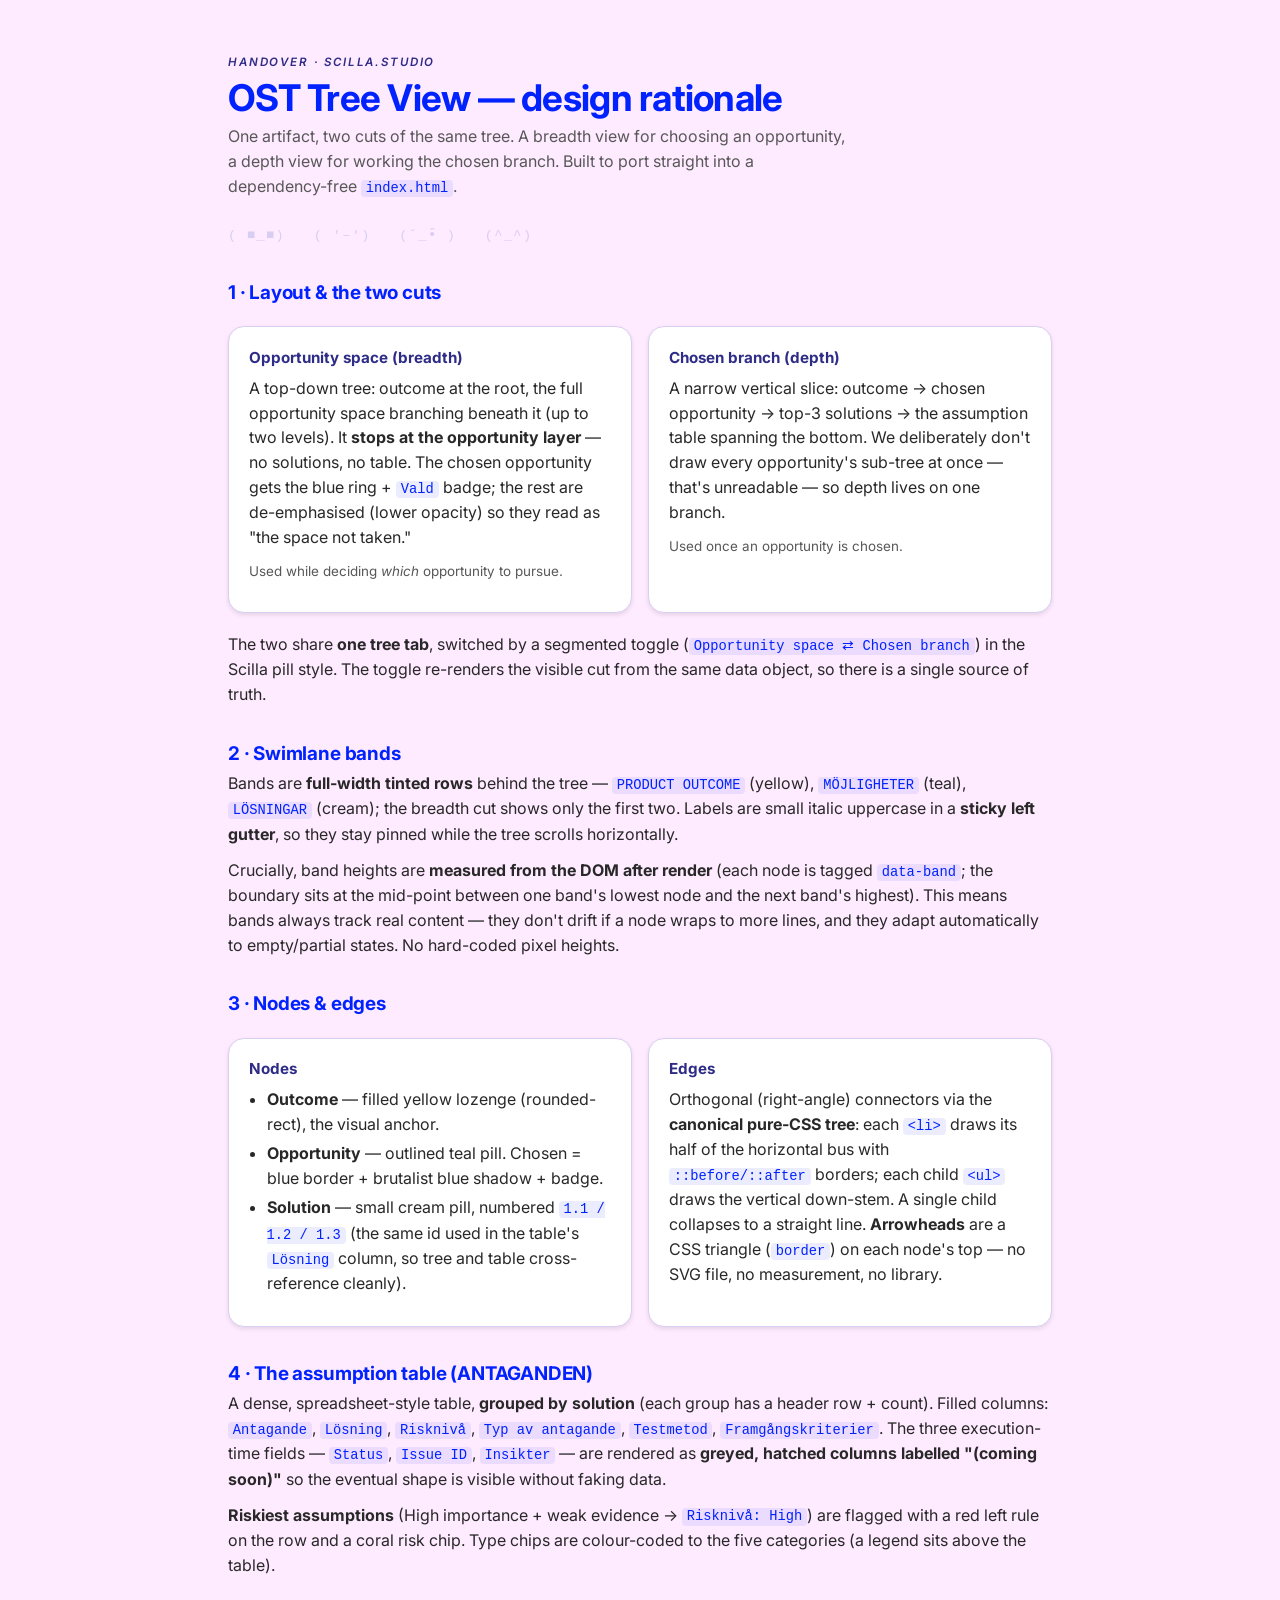
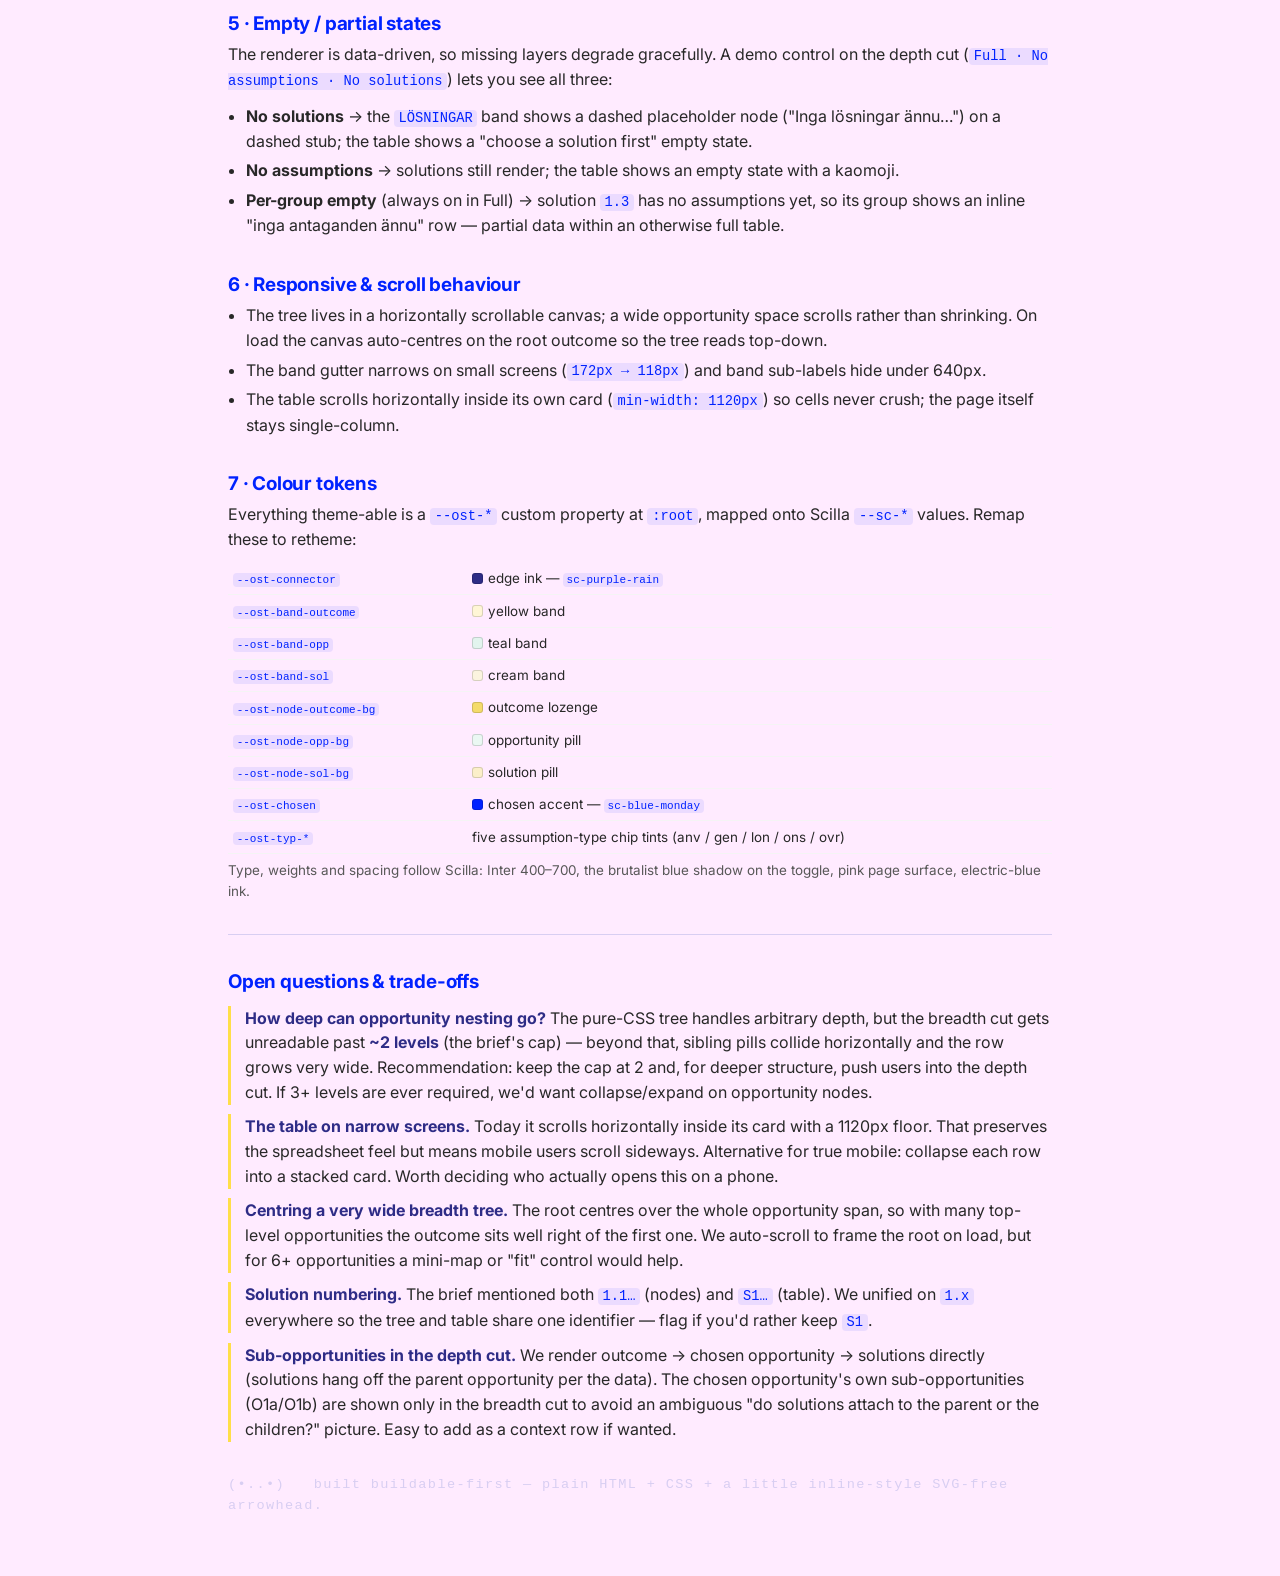
<file: docs/superpowers/specs/ost-tree-view-mockup/rationale.html>
<!DOCTYPE html>
<html lang="en">
<head>
<meta charset="UTF-8" />
<meta name="viewport" content="width=device-width, initial-scale=1.0" />
<title>OST Tree View — Rationale</title>
<link rel="preconnect" href="https://fonts.googleapis.com" />
<link rel="preconnect" href="https://fonts.gstatic.com" crossorigin />
<link href="https://fonts.googleapis.com/css2?family=Inter:wght@400;500;600;700&display=swap" rel="stylesheet" />
<style>
:root{
  --sc-blue-monday:#0022FF; --sc-purple-rain:#2E2C86; --sc-pink-moon:#FFEBFF;
  --sc-purple-mountains:#D8CEF2; --sc-grey-900:#282828; --sc-grey-700:#585858;
  --sc-grey-500:#888888; --sc-grey-100:#F4F4F4; --sc-grey-0:#FFFFFF;
  --sc-coral-bracelet:#FF8A80; --sc-red-right-hand:#FF4040; --sc-yellow-submarine:#FFDF49;
  --font-sans:'Inter',-apple-system,BlinkMacSystemFont,'Segoe UI',sans-serif;
  --font-mono:ui-monospace,'SF Mono','Menlo','Consolas',monospace;
}
*{box-sizing:border-box;}
html,body{margin:0;padding:0;}
body{
  font-family:var(--font-sans);background:var(--sc-pink-moon);color:var(--sc-grey-900);
  -webkit-font-smoothing:antialiased;line-height:1.55;
}
.sheet{
  max-width:920px;margin:0 auto;padding:clamp(1.5rem,4vw,3rem);
}
.eyebrow{font-size:.72rem;font-weight:600;letter-spacing:.16em;text-transform:uppercase;
  font-style:italic;color:var(--sc-purple-rain);}
h1{font-size:clamp(1.7rem,4vw,2.3rem);line-height:1.1;letter-spacing:-.02em;color:var(--sc-blue-monday);
  font-weight:700;margin:.3rem 0 .4rem;}
.sub{color:var(--sc-grey-700);font-size:1rem;max-width:62ch;margin:0 0 1.6rem;}
.kao{font-family:var(--font-mono);color:var(--sc-purple-mountains);letter-spacing:.1em;font-size:.85rem;margin-bottom:1.6rem;}

.grid{display:grid;grid-template-columns:repeat(auto-fit,minmax(280px,1fr));gap:1rem;margin:1.2rem 0;}
.card{
  background:var(--sc-grey-0);border:1px solid var(--sc-purple-mountains);
  border-radius:1rem;padding:1.15rem 1.25rem;box-shadow:0 2px 4px 0 rgba(40,40,40,.12);
}
.card.brutal{border:1px 3px 4px 1px solid var(--sc-blue-monday);box-shadow:4px 4px 0 var(--sc-blue-monday);}
h2{font-size:1.18rem;color:var(--sc-blue-monday);margin:2rem 0 .2rem;font-weight:700;letter-spacing:-.01em;}
h3{font-size:.95rem;color:var(--sc-purple-rain);margin:0 0 .4rem;font-weight:700;}
p{margin:0 0 .7rem;}
ul{margin:.2rem 0 .7rem;padding-left:1.1rem;}
li{margin:.28rem 0;}
small,.small{font-size:.84rem;color:var(--sc-grey-700);}
code{font-family:var(--font-mono);background:rgba(0,34,255,.08);color:var(--sc-blue-monday);
  padding:.08em .35em;border-radius:.25rem;font-size:.86em;}
.swatch{display:inline-block;width:.85em;height:.85em;border-radius:3px;vertical-align:-1px;margin-right:.35em;border:1px solid rgba(0,0,0,.15);}
table.tok{width:100%;border-collapse:collapse;font-size:.84rem;margin:.3rem 0 .4rem;}
table.tok td{padding:.32rem .3rem;border-bottom:1px solid var(--sc-grey-100);vertical-align:top;}
table.tok td:first-child{white-space:nowrap;}
table.tok code{font-size:.82em;}
.flag{display:inline-block;background:rgba(255,64,64,.12);color:#B3261E;font-weight:600;
  font-size:.72rem;padding:.1rem .45rem;border-radius:9999px;}
.q{border-left:3px solid var(--sc-yellow-submarine);padding-left:.85rem;margin:.6rem 0;}
.q b{color:var(--sc-purple-rain);}
hr{border:0;border-top:1px solid var(--sc-purple-mountains);margin:2rem 0;}
a{color:var(--sc-blue-monday);}
@media print{body{background:#fff;}.card{box-shadow:none;}.card.brutal{box-shadow:none;}}
</style>
</head>
<body>
<div class="sheet">
  <span class="eyebrow">Handover · scilla.studio</span>
  <h1>OST Tree View — design rationale</h1>
  <p class="sub">One artifact, two cuts of the same tree. A breadth view for choosing an opportunity, a depth view for working the chosen branch. Built to port straight into a dependency-free <code>index.html</code>.</p>
  <div class="kao">( ■_■) &nbsp; ( '–') &nbsp; (˘_•̑ ) &nbsp; (^_^)</div>

  <h2>1 · Layout &amp; the two cuts</h2>
  <div class="grid">
    <div class="card">
      <h3>Opportunity space (breadth)</h3>
      <p>A top-down tree: outcome at the root, the full opportunity space branching beneath it (up to two levels). It <b>stops at the opportunity layer</b> — no solutions, no table. The chosen opportunity gets the blue ring + <code>Vald</code> badge; the rest are de-emphasised (lower opacity) so they read as "the space not taken."</p>
      <p class="small">Used while deciding <i>which</i> opportunity to pursue.</p>
    </div>
    <div class="card">
      <h3>Chosen branch (depth)</h3>
      <p>A narrow vertical slice: outcome → chosen opportunity → top-3 solutions → the assumption table spanning the bottom. We deliberately don't draw every opportunity's sub-tree at once — that's unreadable — so depth lives on one branch.</p>
      <p class="small">Used once an opportunity is chosen.</p>
    </div>
  </div>
  <p>The two share <b>one tree tab</b>, switched by a segmented toggle (<code>Opportunity space ⇄ Chosen branch</code>) in the Scilla pill style. The toggle re-renders the visible cut from the same data object, so there is a single source of truth.</p>

  <h2>2 · Swimlane bands</h2>
  <p>Bands are <b>full-width tinted rows</b> behind the tree — <code>PRODUCT OUTCOME</code> (yellow), <code>MÖJLIGHETER</code> (teal), <code>LÖSNINGAR</code> (cream); the breadth cut shows only the first two. Labels are small italic uppercase in a <b>sticky left gutter</b>, so they stay pinned while the tree scrolls horizontally.</p>
  <p>Crucially, band heights are <b>measured from the DOM after render</b> (each node is tagged <code>data-band</code>; the boundary sits at the mid-point between one band's lowest node and the next band's highest). This means bands always track real content — they don't drift if a node wraps to more lines, and they adapt automatically to empty/partial states. No hard-coded pixel heights.</p>

  <h2>3 · Nodes &amp; edges</h2>
  <div class="grid">
    <div class="card">
      <h3>Nodes</h3>
      <ul>
        <li><b>Outcome</b> — filled yellow lozenge (rounded-rect), the visual anchor.</li>
        <li><b>Opportunity</b> — outlined teal pill. Chosen = blue border + brutalist blue shadow + badge.</li>
        <li><b>Solution</b> — small cream pill, numbered <code>1.1 / 1.2 / 1.3</code> (the same id used in the table's <code>Lösning</code> column, so tree and table cross-reference cleanly).</li>
      </ul>
    </div>
    <div class="card">
      <h3>Edges</h3>
      <p>Orthogonal (right-angle) connectors via the <b>canonical pure-CSS tree</b>: each <code>&lt;li&gt;</code> draws its half of the horizontal bus with <code>::before/::after</code> borders; each child <code>&lt;ul&gt;</code> draws the vertical down-stem. A single child collapses to a straight line. <b>Arrowheads</b> are a CSS triangle (<code>border</code>) on each node's top — no SVG file, no measurement, no library.</p>
    </div>
  </div>

  <h2>4 · The assumption table (ANTAGANDEN)</h2>
  <p>A dense, spreadsheet-style table, <b>grouped by solution</b> (each group has a header row + count). Filled columns: <code>Antagande</code>, <code>Lösning</code>, <code>Risknivå</code>, <code>Typ av antagande</code>, <code>Testmetod</code>, <code>Framgångskriterier</code>. The three execution-time fields — <code>Status</code>, <code>Issue ID</code>, <code>Insikter</code> — are rendered as <b>greyed, hatched columns labelled "(coming soon)"</b> so the eventual shape is visible without faking data.</p>
  <p><b>Riskiest assumptions</b> (High importance + weak evidence → <code>Risknivå: High</code>) are flagged with a red left rule on the row and a coral risk chip. Type chips are colour-coded to the five categories (a legend sits above the table).</p>

  <h2>5 · Empty / partial states</h2>
  <p>The renderer is data-driven, so missing layers degrade gracefully. A demo control on the depth cut (<code>Full · No assumptions · No solutions</code>) lets you see all three:</p>
  <ul>
    <li><b>No solutions</b> → the <code>LÖSNINGAR</code> band shows a dashed placeholder node ("Inga lösningar ännu…") on a dashed stub; the table shows a "choose a solution first" empty state.</li>
    <li><b>No assumptions</b> → solutions still render; the table shows an empty state with a kaomoji.</li>
    <li><b>Per-group empty</b> (always on in Full) → solution <code>1.3</code> has no assumptions yet, so its group shows an inline "inga antaganden ännu" row — partial data within an otherwise full table.</li>
  </ul>

  <h2>6 · Responsive &amp; scroll behaviour</h2>
  <ul>
    <li>The tree lives in a horizontally scrollable canvas; a wide opportunity space scrolls rather than shrinking. On load the canvas auto-centres on the root outcome so the tree reads top-down.</li>
    <li>The band gutter narrows on small screens (<code>172px → 118px</code>) and band sub-labels hide under 640px.</li>
    <li>The table scrolls horizontally inside its own card (<code>min-width: 1120px</code>) so cells never crush; the page itself stays single-column.</li>
  </ul>

  <h2>7 · Colour tokens</h2>
  <p>Everything theme-able is a <code>--ost-*</code> custom property at <code>:root</code>, mapped onto Scilla <code>--sc-*</code> values. Remap these to retheme:</p>
  <table class="tok">
    <tr><td><code>--ost-connector</code></td><td><span class="swatch" style="background:#2E2C86"></span>edge ink — <code>sc-purple-rain</code></td></tr>
    <tr><td><code>--ost-band-outcome</code></td><td><span class="swatch" style="background:#FFF6D6"></span>yellow band</td></tr>
    <tr><td><code>--ost-band-opp</code></td><td><span class="swatch" style="background:#E2F4EE"></span>teal band</td></tr>
    <tr><td><code>--ost-band-sol</code></td><td><span class="swatch" style="background:#FBF4DF"></span>cream band</td></tr>
    <tr><td><code>--ost-node-outcome-bg</code></td><td><span class="swatch" style="background:#F4DB6B"></span>outcome lozenge</td></tr>
    <tr><td><code>--ost-node-opp-bg</code></td><td><span class="swatch" style="background:#EAF8F3"></span>opportunity pill</td></tr>
    <tr><td><code>--ost-node-sol-bg</code></td><td><span class="swatch" style="background:#FBEFC9"></span>solution pill</td></tr>
    <tr><td><code>--ost-chosen</code></td><td><span class="swatch" style="background:#0022FF"></span>chosen accent — <code>sc-blue-monday</code></td></tr>
    <tr><td><code>--ost-typ-*</code></td><td>five assumption-type chip tints (anv / gen / lon / ons / ovr)</td></tr>
  </table>
  <p class="small">Type, weights and spacing follow Scilla: Inter 400–700, the brutalist blue shadow on the toggle, pink page surface, electric-blue ink.</p>

  <hr />
  <h2>Open questions &amp; trade-offs</h2>
  <div class="q"><b>How deep can opportunity nesting go?</b> The pure-CSS tree handles arbitrary depth, but the breadth cut gets unreadable past <b>~2 levels</b> (the brief's cap) — beyond that, sibling pills collide horizontally and the row grows very wide. Recommendation: keep the cap at 2 and, for deeper structure, push users into the depth cut. If 3+ levels are ever required, we'd want collapse/expand on opportunity nodes.</div>
  <div class="q"><b>The table on narrow screens.</b> Today it scrolls horizontally inside its card with a 1120px floor. That preserves the spreadsheet feel but means mobile users scroll sideways. Alternative for true mobile: collapse each row into a stacked card. Worth deciding who actually opens this on a phone.</div>
  <div class="q"><b>Centring a very wide breadth tree.</b> The root centres over the whole opportunity span, so with many top-level opportunities the outcome sits well right of the first one. We auto-scroll to frame the root on load, but for 6+ opportunities a mini-map or "fit" control would help.</div>
  <div class="q"><b>Solution numbering.</b> The brief mentioned both <code>1.1…</code> (nodes) and <code>S1…</code> (table). We unified on <code>1.x</code> everywhere so the tree and table share one identifier — flag if you'd rather keep <code>S1</code>.</div>
  <div class="q"><b>Sub-opportunities in the depth cut.</b> We render outcome → chosen opportunity → solutions directly (solutions hang off the parent opportunity per the data). The chosen opportunity's own sub-opportunities (O1a/O1b) are shown only in the breadth cut to avoid an ambiguous "do solutions attach to the parent or the children?" picture. Easy to add as a context row if wanted.</div>

  <div class="kao" style="margin-top:2rem">(•..•) &nbsp; built buildable-first — plain HTML + CSS + a little inline-style SVG-free arrowhead.</div>
</div>
</body>
</html>
</file>
<file: product-discovery/templates/viewer/tokens.css>
/* Scilla Design System — 2026-03-20 */
:root {
  /* Brand Colors */
  --sc-blue-monday: #0022FF;
  --sc-blue-monday-hover: #0018CC;
  --sc-pink-moon: #FFEBFF;
  --sc-purple-rain: #2E2C86;
  --sc-purple-mountains: #D8CEF2;
  --sc-red-right-hand: #FF4040;
  --sc-coral-bracelet: #FF8A80;
  --sc-yellow-submarine: #FFDF49;
  --sc-blue-christmas: #0082FC;
  --sc-blue-nile: #D5DEFF;
  --sc-essex-green: #44D362;
  --sc-green-river: #B2E0D5;
  --sc-mint-car: #E0F8EB;
  --sc-black-celebration: #000000;
  --sc-friday-night-fever: #282828;
  --sc-black-tie-white-noise: #F4F4F4;

  /* Greyscale */
  --sc-grey-950: #000000;
  --sc-grey-900: #282828;
  --sc-grey-800: #404040;
  --sc-grey-700: #585858;
  --sc-grey-600: #707070;
  --sc-grey-500: #888888;
  --sc-grey-400: #A0A0A0;
  --sc-grey-300: #B8B8B8;
  --sc-grey-200: #D0D0D0;
  --sc-grey-100: #F4F4F4;
  --sc-grey-50: #FAFAFA;
  --sc-grey-0: #FFFFFF;

  /* Semantic Colors */
  --sc-color-primary: var(--sc-blue-monday);
  --sc-color-primary-hover: var(--sc-blue-monday-hover);
  --sc-color-bg: var(--sc-pink-moon);
  --sc-color-bg-card: #FFFFFF;
  --sc-color-text-primary: var(--sc-blue-monday);
  --sc-color-text-secondary: var(--sc-purple-rain);
  --sc-color-border: var(--sc-purple-rain);
  --sc-color-border-light: var(--sc-purple-mountains);
  --sc-color-status-critical: var(--sc-red-right-hand);
  --sc-color-status-critical-bg: rgba(255, 64, 64, 0.12);
  --sc-color-status-success: var(--sc-essex-green);
  --sc-color-status-warning: var(--sc-yellow-submarine);
  --sc-color-status-info: var(--sc-blue-christmas);

  /* Status Backgrounds */
  --sc-color-status-warning-bg: #FFF9E0;

  /* Font Family */
  --sc-font-family: 'Inter', sans-serif;

  /* Font Sizes — Fluid Typography */
  --sc-font-size-h1-hero: clamp(2rem, 6vw, 4rem);
  --sc-font-size-h1: clamp(2rem, 4vw, 2.625rem);
  --sc-font-size-h2: 1.75rem;
  --sc-font-size-h3: clamp(1.3125rem, 2vw, 1.4375rem);
  --sc-font-size-h4: 1.125rem;
  --sc-font-size-h5: 1rem;
  --sc-font-size-h6: 0.875rem;
  --sc-font-size-h7: 0.75rem;

  /* Semantic Font Size Aliases */
  --sc-font-size-body: var(--sc-font-size-h4);
  --sc-font-size-nav: var(--sc-font-size-h5);
  --sc-font-size-sm: var(--sc-font-size-h6);
  --sc-font-size-xs: var(--sc-font-size-h7);

  /* Line Heights — Per Level */
  --sc-line-height-h1-hero: 1.25;
  --sc-line-height-h1: 1.19;
  --sc-line-height-h2: 1.29;
  --sc-line-height-h3: 1.52;
  --sc-line-height-h4: 1.56;
  --sc-line-height-h5: 1.5;
  --sc-line-height-h6: 1.5;
  --sc-line-height-h7: 1.5;

  /* Line Height Aliases */
  --sc-line-height-tight: 1.2;
  --sc-line-height-normal: 1.5;
  --sc-line-height-relaxed: 1.56;

  /* Font Weights */
  --sc-font-weight-regular: 400;
  --sc-font-weight-medium: 500;
  --sc-font-weight-semi: 600;
  --sc-font-weight-bold: 700;

  /* Letter Spacing */
  --sc-letter-spacing-tight: -0.02em;
  --sc-letter-spacing-normal: 0;
  --sc-letter-spacing-wide: 0.05em;

  /* Spacing Scale */
  --sc-spacing-xs: 0.5rem;
  --sc-spacing-sm: 1rem;
  --sc-spacing-md: 1.5rem;
  --sc-spacing-lg: 2rem;
  --sc-spacing-xl: 3rem;
  --sc-spacing-2xl: 4rem;

  /* Border Radius */
  --sc-radius-sm: 0.5rem;
  --sc-radius-md: 1rem;
  --sc-radius-lg: 1.5rem;
  --sc-radius-xl: 2rem;
  --sc-radius-pill: 9999px;

  /* Border Widths */
  --sc-border-width-card: 1px 3px 4px 1px;
  --sc-border-width-subtle: 1px;
  --sc-border-width-uniform: 2px;

  /* Shadows — Soft */
  --sc-shadow-sm: 0 1px 2px 0 rgba(0, 0, 0, 0.05);
  --sc-shadow-md: 0px 2px 4px 0px rgba(40, 40, 40, 0.15);
  --sc-shadow-lg: 0px 4px 7px 0px rgba(40, 40, 40, 0.2);
  --sc-shadow-xl: 0px 8px 16px 0px rgba(40, 40, 40, 0.25);
  --sc-shadow-card: rgba(40, 40, 40, 0.2) 0px 4px 7px 0px;
  --sc-shadow-card-hover: rgba(40, 40, 40, 0.3) 0px 6px 12px 0px;

  /* Shadows — Brutalist */
  --sc-shadow-brutalist-sm: 2px 2px 0px var(--sc-blue-monday);
  --sc-shadow-brutalist-md: 4px 4px 0px var(--sc-blue-monday);
  --sc-shadow-brutalist-lg: 6px 6px 0px var(--sc-blue-monday);
  --sc-shadow-brutalist-sheet: 0px -4px 0px var(--sc-blue-monday);

  /* Transitions */
  --sc-transition-fast: 0.15s ease;
  --sc-transition-normal: 0.2s ease;
  --sc-transition-slow: 0.3s ease;

  /* Focus Ring */
  --sc-focus-ring-width: 2px;
  --sc-focus-ring-offset: 2px;
  --sc-focus-ring-color: var(--sc-blue-monday);
  --sc-focus-ring-opacity: 0.2;
}
</file>
